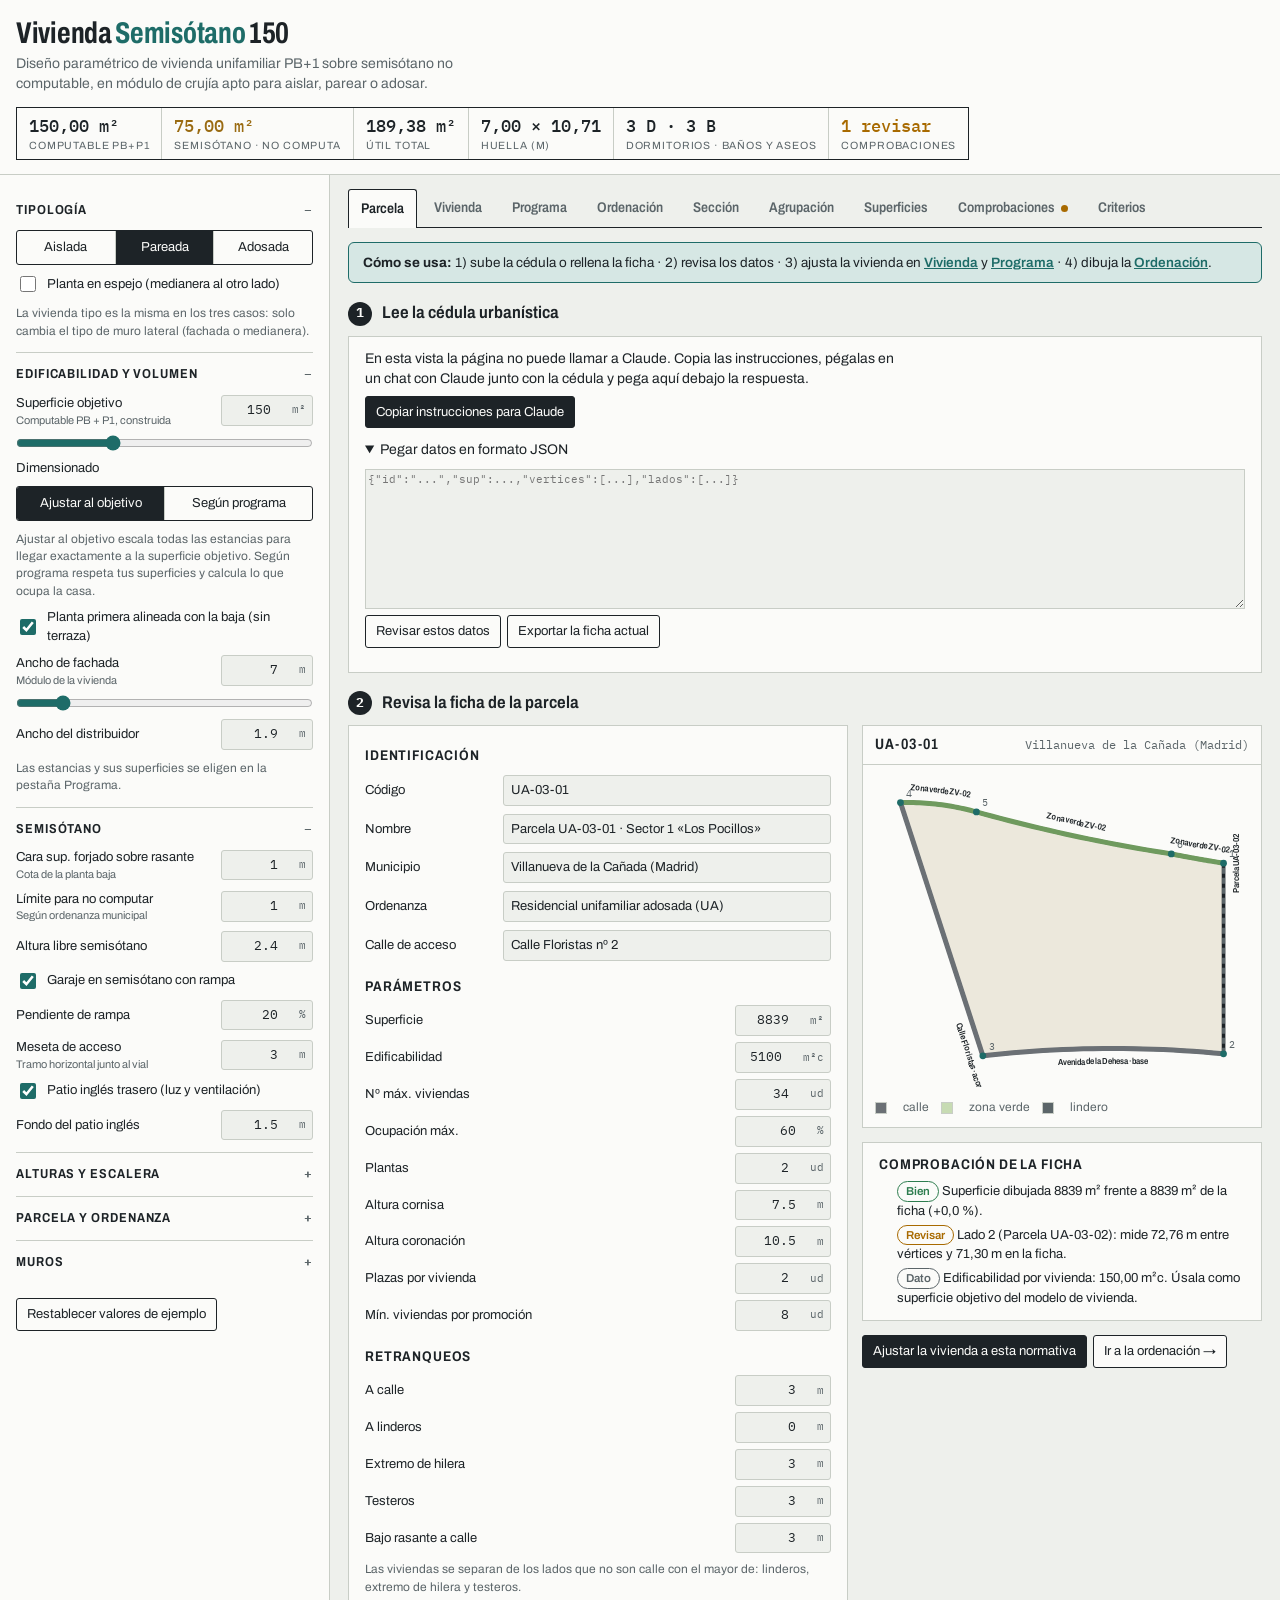
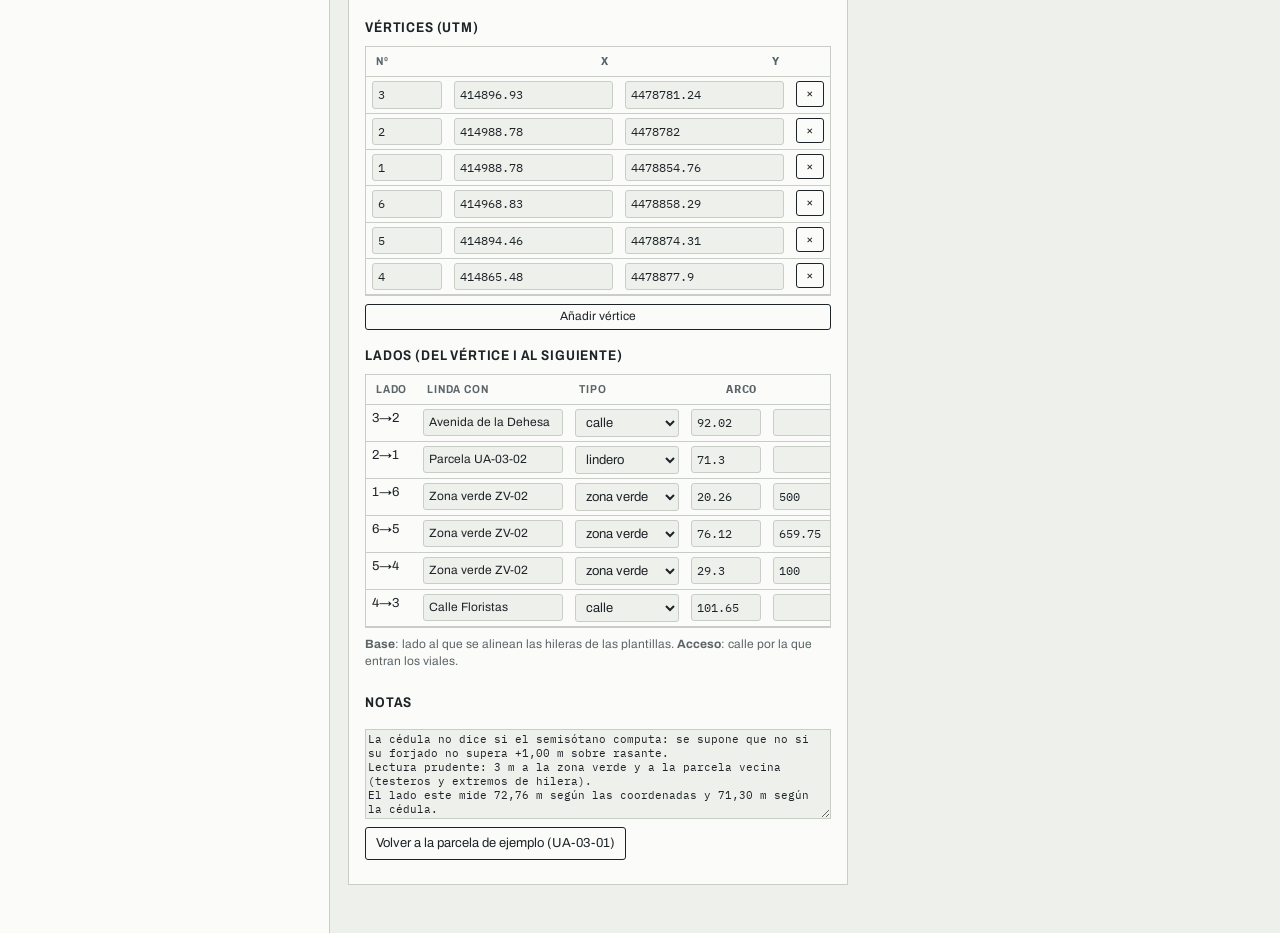
<file: casa-semisotano/index.html>
<!DOCTYPE html>
<html lang="es">
<head>
<title>Vivienda Semisótano 150</title>
<meta name="claude:viewport-fit-sides" content="cover">
<meta charset="utf-8">
<meta name="viewport" content="width=device-width, initial-scale=1, viewport-fit=cover">
<link rel="preconnect" href="https://fonts.googleapis.com">
<link rel="preconnect" href="https://fonts.gstatic.com" crossorigin>
<link rel="stylesheet" href="https://fonts.googleapis.com/css2?family=Archivo:wdth,wght@62..125,400..750&family=IBM+Plex+Mono:wght@400;500&display=swap">
<style>
/* Layout: hoja de proyecto — panel de parámetros a la izquierda, láminas (plantas, sección, agrupación) a la derecha, cajetín de cifras arriba. */
:root{
  --ws-panel:#ffffff; --ws-line:#e3e5e2; --ws-sunk:#f1f2ef; --ws-hover:#eef1ef;
  --m-site:#fbfbf8; --m-road:#ffffff; --m-roadc:#d3d6d9; --m-zv:#dcebd2; --m-neigh:#e7e7e3; --m-deck:#efe9dc; --m-garden:#d7e8cc; --m-garden-l:#b9d2aa; --m-yard:#ecebe6;
  --m-park:#9cc489; --m-lotl:#9fb98f;
  --m-bound:#e8692a; --m-tree:#7fa86b; --m-bline:#3b4a5f; --m-lz:#6f8a62; --use-a:#a9c1ea; --use-b:#f3c08f; --use-l:#b9a3e3;
  --mapbg:#eef0ec; --roof-cab:#f3ecdc;
  --site:#ece8dc; --asph:#6b7075; --lawn:#c7dbb3; --lawn-edge:#9fb98a; --pave:#e2ded4; --deck:#e4dccb; --tree:#6f9a5e; --tree-edge:#4f7a42; --roof:#fbfaf6; --roof-low:#d9d6cd;
  --paper:#eef0ec; --sheet:#fbfbf9; --ink:#1d2327; --muted:#5b6569; --rule:#c8cdc6;
  --accent:#1e6c68; --accent-soft:#d6e7e4; --below:#9a6b12; --below-soft:#f1e5cc;
  --wall:#262c30; --room:#fbfbf9; --terrain:#dcd5c3; --glass:#4f8fb8;
  --ok:#2e7d4f; --warn:#a86a00; --fail:#b3261e;
  --f-display:"Archivo","Arial Narrow",system-ui,sans-serif;
  --f-body:"Archivo",system-ui,-apple-system,"Segoe UI",sans-serif;
  --f-mono:"IBM Plex Mono",ui-monospace,"SFMono-Regular",Menlo,monospace;
}
@media (prefers-color-scheme: dark){ :root:not([data-theme="light"]){
  --ws-panel:#1b2023; --ws-line:#30373b; --ws-sunk:#252b2f; --ws-hover:#283034;
  --m-site:#22272a; --m-road:#3a4146; --m-roadc:#4b5358; --m-zv:#25332a; --m-neigh:#262a2c; --m-deck:#2d2a23; --m-garden:#2c3d2c; --m-garden-l:#3d5a3c; --m-yard:#2c2f31;
  --m-park:#3f6a37; --m-lotl:#4d6a45;
  --m-bound:#f08a4b; --m-tree:#5f8a52; --m-bline:#dfe6ef; --m-lz:#8fb07f; --use-a:#5b78a8; --use-b:#a8774b; --use-l:#7a65a8;
  --mapbg:#1a1e20; --roof-cab:#e8dcc0;
  --site:#2a2b26; --asph:#4b4f53; --lawn:#33452c; --lawn-edge:#4c6640; --pave:#3a3934; --deck:#3a352b; --tree:#4f7a42; --tree-edge:#6f9a5e; --roof:#d9dbd6; --roof-low:#8b8d88;
  --paper:#13171a; --sheet:#1a1f22; --ink:#e4e7e2; --muted:#98a2a5; --rule:#343c40;
  --accent:#62b5ad; --accent-soft:#1f3634; --below:#d9a64a; --below-soft:#33291a;
  --wall:#cfd5d1; --room:#1a1f22; --terrain:#3b3529; --glass:#7fb6dc;
  --ok:#62c08a; --warn:#e0a640; --fail:#f07a70; color-scheme:dark }}
:root[data-theme="dark"]{
  --ws-panel:#1b2023; --ws-line:#30373b; --ws-sunk:#252b2f; --ws-hover:#283034;
  --m-site:#22272a; --m-road:#3a4146; --m-roadc:#4b5358; --m-zv:#25332a; --m-neigh:#262a2c; --m-deck:#2d2a23; --m-garden:#2c3d2c; --m-garden-l:#3d5a3c; --m-yard:#2c2f31;
  --m-park:#3f6a37; --m-lotl:#4d6a45;
  --m-bound:#f08a4b; --m-tree:#5f8a52; --m-bline:#dfe6ef; --m-lz:#8fb07f; --use-a:#5b78a8; --use-b:#a8774b; --use-l:#7a65a8;
  --mapbg:#1a1e20; --roof-cab:#e8dcc0;
  --site:#2a2b26; --asph:#4b4f53; --lawn:#33452c; --lawn-edge:#4c6640; --pave:#3a3934; --deck:#3a352b; --tree:#4f7a42; --tree-edge:#6f9a5e; --roof:#d9dbd6; --roof-low:#8b8d88;
  --paper:#13171a; --sheet:#1a1f22; --ink:#e4e7e2; --muted:#98a2a5; --rule:#343c40;
  --accent:#62b5ad; --accent-soft:#1f3634; --below:#d9a64a; --below-soft:#33291a;
  --wall:#cfd5d1; --room:#1a1f22; --terrain:#3b3529; --glass:#7fb6dc;
  --ok:#62c08a; --warn:#e0a640; --fail:#f07a70; color-scheme:dark }

*{box-sizing:border-box}
[hidden]{display:none!important}
body{margin:0;background:var(--paper);color:var(--ink);font-family:var(--f-body);font-size:14px;line-height:1.45}
button,input,select{font:inherit;color:inherit}
:focus-visible{outline:2px solid var(--accent);outline-offset:2px}

.top{padding-left:max(16px,env(safe-area-inset-left,0px));padding-right:max(16px,env(safe-area-inset-right,0px));padding-block:18px 14px;border-bottom:1px solid var(--rule);background:var(--sheet)}
.top-in{display:flex;flex-wrap:wrap;gap:12px 28px;align-items:flex-end;justify-content:space-between;max-width:1600px;margin:0 auto}
.brand h1{font-family:var(--f-display);font-stretch:72%;font-weight:700;font-size:30px;line-height:1;margin:0;letter-spacing:-.01em;text-wrap:balance}
.brand h1 span{color:var(--accent)}
.brand p{margin:6px 0 0;color:var(--muted);max-width:62ch}
.kpis{display:flex;flex-wrap:wrap;gap:0;border:1px solid var(--ink)}
.kpi{padding:6px 12px;border-right:1px solid var(--rule);min-width:0}
.kpi:last-child{border-right:0}
.kpi b{display:block;font-family:var(--f-mono);font-weight:500;font-size:17px;font-variant-numeric:tabular-nums;white-space:nowrap}
.kpi small{display:block;font-size:10.5px;text-transform:uppercase;letter-spacing:.08em;color:var(--muted)}
.kpi.below b{color:var(--below)}
.kpi .st-ok{color:var(--ok)} .kpi .st-warn{color:var(--warn)} .kpi .st-fail{color:var(--fail)}

.wrap{display:grid;grid-template-columns:330px minmax(0,1fr);gap:0;max-width:1600px;margin:0 auto;padding-left:max(0px,env(safe-area-inset-left,0px));padding-right:max(0px,env(safe-area-inset-right,0px))}
aside{border-right:1px solid var(--rule);padding:14px 16px 40px;background:var(--sheet);min-width:0}
main{padding:14px 18px 48px;min-width:0}
@media (max-width:900px){
  .wrap{grid-template-columns:minmax(0,1fr);padding-left:max(16px,env(safe-area-inset-left,0px));padding-right:max(16px,env(safe-area-inset-right,0px))}
  aside{border-right:0;border-top:1px solid var(--rule);padding-inline:0;order:2}
  main{padding-inline:0}
}

details.grp{border-top:1px solid var(--rule);padding:8px 0}
details.grp:first-of-type{border-top:0}
details.grp>summary{cursor:pointer;list-style:none;font-family:var(--f-display);font-stretch:85%;font-weight:650;font-size:13px;text-transform:uppercase;letter-spacing:.07em;display:flex;justify-content:space-between;align-items:center;padding:4px 0}
details.grp>summary::-webkit-details-marker{display:none}
details.grp>summary::after{content:"+";font-family:var(--f-mono);color:var(--muted)}
details.grp[open]>summary::after{content:"–"}
.fields{display:grid;gap:8px;padding:6px 0 4px}
.f{display:grid;grid-template-columns:minmax(0,1fr) 92px;gap:8px;align-items:center}
.f label{font-size:13px;color:var(--ink)}
.f label small{display:block;color:var(--muted);font-size:11px;line-height:1.3}
.num{display:flex;align-items:center;border:1px solid var(--rule);background:var(--paper);border-radius:3px}
.num input{width:100%;min-width:0;border:0;background:transparent;padding:5px 6px;font-family:var(--f-mono);font-size:13px;text-align:right;font-variant-numeric:tabular-nums}
.num span{padding-right:6px;color:var(--muted);font-size:11px;font-family:var(--f-mono)}
.f input[type=range]{grid-column:1/-1;width:100%;accent-color:var(--accent);margin:0}
.seg{display:flex;border:1px solid var(--ink);border-radius:3px;overflow:hidden;grid-column:1/-1}
.seg button{flex:1;border:0;background:transparent;padding:7px 4px;cursor:pointer;font-size:13px;border-right:1px solid var(--rule)}
.seg button:last-child{border-right:0}
.seg button[aria-pressed=true]{background:var(--ink);color:var(--sheet)}
.chk{display:flex;gap:8px;align-items:center;font-size:13px;grid-column:1/-1;cursor:pointer}
.chk input{accent-color:var(--accent);width:16px;height:16px}
.note{font-size:12px;color:var(--muted);margin:2px 0 0}

.tabs{display:flex;flex-wrap:wrap;gap:4px;border-bottom:1px solid var(--ink);margin-bottom:14px}
.tabs button{border:1px solid transparent;border-bottom:0;background:transparent;padding:8px 12px;cursor:pointer;font-family:var(--f-display);font-stretch:85%;font-weight:600;font-size:14px;border-radius:3px 3px 0 0;color:var(--muted)}
.tabs button[aria-selected=true]{border-color:var(--ink);background:var(--sheet);color:var(--ink);margin-bottom:-1px}
.tabs button .dot{display:inline-block;width:7px;height:7px;border-radius:50%;margin-left:6px;vertical-align:middle}

.tools{display:flex;flex-wrap:wrap;gap:6px;margin:0 0 12px}
.btn{border:1px solid var(--ink);background:var(--sheet);padding:6px 10px;border-radius:3px;cursor:pointer;font-size:13px}
.btn:hover{background:var(--accent-soft)}
.btn.pri{background:var(--ink);color:var(--sheet)}
.toast{font-size:12px;color:var(--ok);align-self:center}

.sheets{display:grid;grid-template-columns:repeat(auto-fit,minmax(min(100%,300px),1fr));gap:14px}
.sheet{background:var(--sheet);border:1px solid var(--rule);min-width:0}
.sheet header{display:flex;justify-content:space-between;align-items:baseline;gap:8px;padding:8px 12px;border-bottom:1px solid var(--rule)}
.sheet h3{margin:0;font-family:var(--f-display);font-stretch:80%;font-weight:650;font-size:15px;text-transform:uppercase;letter-spacing:.06em}
.sheet header span{font-family:var(--f-mono);font-size:12px;color:var(--muted);font-variant-numeric:tabular-nums;text-align:right}
.sheet.ss h3{color:var(--below)}
.svgbox{overflow-x:auto;padding:6px}
.svgbox svg{display:block;width:100%;height:auto;min-width:260px}
.svgbox.wide svg{min-width:640px}

svg .wall{fill:var(--wall)} svg .room{fill:var(--room)} svg .open{fill:var(--room)}
svg .med{fill:url(#hatch)}
svg .terr{fill:var(--accent-soft);stroke:var(--accent);stroke-width:1;stroke-dasharray:4 3}
svg .patio{fill:var(--below-soft);stroke:var(--below);stroke-width:1;stroke-dasharray:4 3}
svg .ramp{fill:var(--below-soft);stroke:var(--below);stroke-width:1}
svg .parcel{fill:none;stroke:var(--muted);stroke-width:1;stroke-dasharray:6 4}
svg .street{fill:var(--rule);opacity:.55}
svg .garden{fill:var(--accent-soft);opacity:.5}
svg .car{fill:none;stroke:var(--muted);stroke-width:1;stroke-dasharray:3 2}
svg .glass{stroke:var(--glass);stroke-width:1.2;fill:none}
svg .door{stroke:var(--ink);stroke-width:1;fill:none}
svg .swing{stroke:var(--muted);stroke-width:.8;fill:none;stroke-dasharray:2 2}
svg .stair{stroke:var(--ink);stroke-width:.8;fill:none}
svg .arrow{stroke:var(--accent);stroke-width:1.3;fill:none}
svg .dim{stroke:var(--muted);stroke-width:.8;fill:none}
svg .rampa{stroke:var(--below);stroke-width:1.3;fill:none}
svg text{font-family:var(--f-body);fill:var(--ink)}
svg .lbl{font-family:var(--f-display);font-stretch:85%;font-weight:600}
svg .area{font-family:var(--f-mono);fill:var(--muted)}
svg .dimt{font-family:var(--f-mono);fill:var(--muted)}
svg .acc{fill:var(--accent)} svg .bel{fill:var(--below)}
svg .lim{stroke:var(--below);stroke-width:1.4;stroke-dasharray:7 4;fill:none}
svg .limmax{stroke:var(--fail);stroke-width:1;stroke-dasharray:7 4;fill:none}
svg .ground{stroke:var(--ink);stroke-width:1.6;fill:none}
svg .soil{fill:var(--terrain)}
svg .air{fill:var(--sheet)}
svg .slab{fill:var(--wall)}
svg .lvl{stroke:var(--muted);stroke-width:.7;stroke-dasharray:2 3;fill:none}
svg .hatchline{stroke:var(--accent);stroke-width:1}

table{border-collapse:collapse;width:100%;font-size:13px}
.tbl{overflow-x:auto;background:var(--sheet);border:1px solid var(--rule)}
th,td{padding:6px 10px;border-bottom:1px solid var(--rule);text-align:left;vertical-align:top}
th{font-family:var(--f-display);font-stretch:85%;font-weight:650;font-size:11.5px;text-transform:uppercase;letter-spacing:.07em;color:var(--muted)}
td.n,th.n{text-align:right;font-family:var(--f-mono);font-variant-numeric:tabular-nums;white-space:nowrap}
tr.floor td{background:var(--paper);font-family:var(--f-display);font-stretch:85%;font-weight:650;text-transform:uppercase;letter-spacing:.05em;font-size:12px}
tr.floor.ss td{color:var(--below)}
tr.tot td{font-weight:600;border-top:1px solid var(--ink)}
.pill{display:inline-block;padding:1px 8px;border-radius:999px;font-size:11.5px;font-weight:600;border:1px solid currentColor;white-space:nowrap}
.pill.ok{color:var(--ok)} .pill.warn{color:var(--warn)} .pill.fail{color:var(--fail)} .pill.info{color:var(--muted)}
.cols{display:grid;grid-template-columns:repeat(auto-fit,minmax(min(100%,340px),1fr));gap:14px;margin-top:14px}
.prose{background:var(--sheet);border:1px solid var(--rule);padding:12px 16px;min-width:0}
.prose h4{margin:0 0 6px;font-family:var(--f-display);font-stretch:85%;font-weight:650;font-size:14px;text-transform:uppercase;letter-spacing:.06em}
.prose ul{margin:0;padding-left:18px;display:grid;gap:4px}
.prose p{margin:0 0 6px;max-width:68ch}
.err{background:var(--sheet);border:1px solid var(--fail);color:var(--fail);padding:10px 14px;margin-bottom:12px}
.progwrap{display:grid;grid-template-columns:minmax(0,1.15fr) minmax(0,1fr);gap:14px;align-items:start}
.progplans{display:grid;gap:14px;min-width:0}
@media (max-width:1100px){.progwrap{grid-template-columns:minmax(0,1fr)}}
.sel{width:100%;min-width:150px;border:1px solid var(--rule);background:var(--paper);border-radius:3px;padding:5px 6px;font-size:13px}
.num input:disabled{opacity:.45}
.ordwrap{display:grid;grid-template-columns:minmax(0,1.6fr) minmax(0,1fr);gap:14px;align-items:start}
.ordside{display:grid;gap:14px;min-width:0}
@media (max-width:1200px){.ordwrap{grid-template-columns:minmax(0,1fr)}}
svg .ground{fill:var(--site);stroke:var(--ink);stroke-width:1.4}
svg .asph{fill:var(--asph)} svg .axis{stroke:#fff;stroke-opacity:.7;stroke-width:1.2;stroke-dasharray:8 7}
svg .lawn{fill:var(--lawn);stroke:var(--lawn-edge);stroke-width:.8} svg .pave{fill:var(--pave);stroke:var(--lawn-edge);stroke-width:.5}
svg .deck{fill:var(--deck)} svg .tree{fill:var(--tree);fill-opacity:.8;stroke:var(--tree-edge);stroke-width:.8}
svg .roof{fill:var(--roof);stroke:var(--ink);stroke-width:.06} svg .roofpb{fill:var(--roof-low);stroke:var(--ink);stroke-width:.06}
svg .parapet{fill:none;stroke:var(--muted);stroke-width:.7} svg .party{stroke:var(--ink);stroke-width:1}
svg .skylight{fill:var(--glass);fill-opacity:.35}
svg .carp{fill:none;stroke:var(--muted);stroke-width:.08}
svg .rampp{fill:var(--below-soft);stroke:var(--below);stroke-width:.8}
svg .hid{font-family:var(--f-mono);fill:var(--ink);font-weight:500} svg .inv{fill:#fff}
svg .entry{fill:var(--accent)} svg .tag{fill:var(--sheet);fill-opacity:.88;stroke:var(--rule)} svg .ground-line{stroke:var(--ink);stroke-width:2}
svg .retr{fill:none;stroke:var(--below);stroke-opacity:.18}
svg .zv{fill:var(--accent-soft)} svg .neigh{fill:var(--rule);opacity:.35}
svg .garage{fill:var(--below-soft);stroke:var(--below);stroke-width:1.2;stroke-dasharray:6 4;fill-opacity:.55}
svg .pgarden{fill:var(--accent-soft);stroke:var(--accent);stroke-width:.6}
svg .pfront{fill:var(--paper);stroke:var(--muted);stroke-width:.5}
svg .ramp.bad{fill:var(--fail);fill-opacity:.35}
svg .muted{fill:var(--muted)}
.mapwrap{position:relative;border:1px solid var(--rule);background:var(--mapbg);border-radius:6px;overflow:hidden;height:min(78vh,820px);min-height:520px}
.mapbox,.box3d{position:absolute;inset:0} .mapbox svg{width:100%;height:100%;display:block;cursor:grab;touch-action:none;user-select:none}
.mapbox svg:active{cursor:grabbing}
.box3d canvas{width:100%!important;height:100%!important}
.fl{position:absolute;background:var(--sheet);border:1px solid var(--rule);border-radius:8px;box-shadow:0 6px 22px rgba(20,28,32,.12)}
.fl-tools{top:12px;left:12px;display:flex;flex-wrap:wrap;gap:2px;padding:4px;max-width:calc(100% - 360px)}
.tb{border:0;background:transparent;padding:7px 10px;border-radius:6px;font-size:13px;cursor:pointer;color:var(--ink)}
.tb:hover{background:var(--accent-soft)} .tb[aria-pressed=true]{background:var(--ink);color:var(--sheet)} .tb:disabled{opacity:.35;cursor:default}
.tsep{width:1px;background:var(--rule);margin:4px 3px}
.fl-hint{left:12px;bottom:12px;padding:6px 10px;font-size:12px;color:var(--muted);max-width:min(460px,calc(100% - 360px))}
.fl-layers{left:12px;top:64px;padding:8px 10px;display:grid;gap:4px;font-size:12.5px} .fl-layers b{font-size:11px;text-transform:uppercase;letter-spacing:.08em;color:var(--muted)}
.fl-panel{top:12px;right:12px;bottom:12px;width:316px;overflow:auto;padding:12px;display:grid;gap:12px;align-content:start}
.fl-panel section{display:grid;gap:7px} .fl-panel h4{margin:0;font-size:11px;text-transform:uppercase;letter-spacing:.08em;color:var(--muted)}
.mk{display:grid;grid-template-columns:repeat(3,1fr);gap:6px} .mk div{background:var(--paper);border-radius:6px;padding:6px 8px;min-width:0}
.mk b{display:block;font-family:var(--f-mono);font-size:15px;font-weight:500} .mk small{font-size:10.5px;color:var(--muted)}
.presets{display:grid;grid-template-columns:1fr 1fr;gap:6px}
.pre{display:grid;gap:2px;text-align:left;border:1px solid var(--rule);background:var(--sheet);border-radius:6px;padding:4px;cursor:pointer;min-width:0}
.pre:hover{border-color:var(--ink)} .pre[aria-pressed=true]{border:2px solid var(--accent);padding:3px}
.pre .pth svg{display:block;width:100%;height:auto;border-radius:4px} .pre b{font-size:12.5px} .pre small{font-size:11px;font-family:var(--f-mono)}
.pf{display:flex;align-items:center;justify-content:space-between;gap:8px;font-size:13px} .pf .num{width:96px;flex:0 0 auto} .pf .seg{flex:0 0 auto}
@media (max-width:900px){ .mapwrap{height:auto;min-height:0;display:flex;flex-direction:column;border-radius:4px}
  .mapbox,.box3d{position:relative;height:62vh;inset:auto} .fl{position:static;box-shadow:none;border-radius:0;border-width:1px 0 0}
  .fl-tools{max-width:none;order:-1} .fl-hint{max-width:none} .fl-panel{width:auto}}
svg .mapbg{fill:var(--mapbg)} svg .curb{fill:none;stroke:var(--sheet);stroke-width:1.5;stroke-opacity:.6}
svg .roof.cab{fill:var(--roof-cab)}
svg .node{fill:var(--sheet);stroke:var(--accent);stroke-width:2;vector-effect:non-scaling-stroke;cursor:move} svg .node.sel{fill:var(--accent)}
svg .snap{fill:none;stroke:var(--warn);stroke-width:2;vector-effect:non-scaling-stroke}
svg .roadsel{fill:none;stroke:var(--accent);stroke-width:3;stroke-dasharray:6 4} svg .roadbad{fill:none;stroke:var(--fail);stroke-width:3;stroke-dasharray:3 3}
svg .sideon{fill:none;stroke:var(--ok);stroke-width:3} svg .sideoff{fill:none;stroke:var(--fail);stroke-width:2;stroke-dasharray:4 4}
svg .sidedot{fill:var(--fail)} svg .sidedot.on{fill:var(--ok)} svg .sidetxt{fill:#fff;font-weight:700;font-family:var(--f-body)}
svg .roadl{fill:none;stroke:var(--asph)} svg .roadl.ghost{stroke-opacity:.35} svg .axisl{fill:none;stroke:#fff;stroke-opacity:.7;stroke-width:1.2;stroke-dasharray:8 7}
svg .ctrl{fill:none;stroke:var(--accent);stroke-width:1;stroke-dasharray:3 4;stroke-opacity:.7}
.fl-draw{left:50%;transform:translateX(-50%);bottom:52px;display:flex;gap:6px;padding:6px}
svg .drawline{fill:none;stroke:var(--accent);stroke-width:3;stroke-dasharray:8 5}
.guide{background:var(--accent-soft);border:1px solid var(--accent);border-radius:6px;padding:10px 14px;margin-bottom:6px;font-size:13.5px}
.guide a{color:var(--accent);font-weight:600}
.fichawrap{display:grid;grid-template-columns:minmax(0,1.25fr) minmax(0,1fr);gap:14px;align-items:start}
@media (max-width:1100px){.fichawrap{grid-template-columns:minmax(0,1fr)}}
.fichaform{display:grid;gap:8px} .fichaform h4{margin:8px 0 0}
.fichaside{display:grid;gap:14px;min-width:0;position:sticky;top:8px}
.g2{display:grid;grid-template-columns:repeat(auto-fit,minmax(min(100%,230px),1fr));gap:6px 16px}
.pt{display:grid;grid-template-columns:130px minmax(0,1fr);gap:8px;align-items:center;font-size:13px}
.pt input{border:1px solid var(--rule);background:var(--paper);border-radius:3px;padding:5px 7px;min-width:0}
table.edit input{width:100%;min-width:70px;border:1px solid var(--rule);background:var(--paper);border-radius:3px;padding:4px 5px;font-family:var(--f-mono);font-size:12px}
table.edit td{padding:4px 6px}
.btn.sm{padding:3px 9px;font-size:12px}
.review{border:1px solid var(--accent);border-radius:6px;padding:10px 12px;margin:10px 0;background:var(--sheet)}
.review table td{padding:3px 8px;border-bottom:1px dotted var(--rule)} .review table td:first-child{color:var(--muted);white-space:nowrap}
.chklist{list-style:none;padding:0;margin:0;display:grid;gap:6px;font-size:13px}
svg .ed-calle{fill:none;stroke:var(--asph);stroke-width:5} svg .ed-zv{fill:none;stroke:var(--tree);stroke-width:5} svg .ed-lin{fill:none;stroke:var(--muted);stroke-width:3;stroke-dasharray:6 4}
.sw.lin{background:var(--muted)}
label[aria-disabled=true]{opacity:.5;pointer-events:none}
/* ---------- espacio de trabajo de ordenación */
.wrap.ws-mode{grid-template-columns:minmax(0,1fr)} .wrap.ws-mode>aside#panel{display:none} .wrap.ws-mode main{padding-top:10px}
.ws{display:grid;grid-template-columns:250px minmax(0,1fr) 300px;grid-template-rows:auto minmax(0,1fr) auto;height:max(600px,calc(100vh - 200px));border:1px solid var(--ws-line);border-radius:8px;overflow:hidden;background:var(--ws-panel);box-shadow:0 1px 2px rgba(20,28,32,.06)}
.ws-top{grid-column:1/-1;display:flex;flex-wrap:wrap;align-items:center;gap:6px 14px;padding:6px 10px;border-bottom:1px solid var(--ws-line);background:var(--ws-panel)}
.ws-title{display:grid;line-height:1.15;margin-right:6px} .ws-title b{font-family:var(--f-display);font-stretch:85%;font-size:15px} .ws-title span{font-size:11.5px;color:var(--muted)}
.tgroup{display:flex;flex-wrap:wrap;gap:2px;padding:2px;border-radius:7px;background:var(--ws-sunk);max-width:100%}
@media (max-width:760px){ .tb span{display:none} .tb{padding:7px} }
.tb{display:inline-flex;align-items:center;gap:6px;border:0;background:transparent;padding:6px 9px;border-radius:6px;font-size:12.5px;cursor:pointer;color:var(--ink)}
.tb .ic,.ctl .ic,.ws h4 .ic{width:17px;height:17px;fill:none;stroke:currentColor;stroke-width:1.7;stroke-linecap:round;stroke-linejoin:round;flex:0 0 auto}
.tb:hover{background:var(--ws-hover)} .tb[aria-pressed=true]{background:var(--ws-panel);color:var(--accent);box-shadow:0 1px 3px rgba(0,0,0,.12)} .tb:disabled{opacity:.35;cursor:default}
.ws-left,.ws-right{overflow:auto;padding:10px 12px;display:grid;gap:14px;align-content:start;background:var(--ws-panel);min-width:0}
.ws-left{border-right:1px solid var(--ws-line)} .ws-right{border-left:1px solid var(--ws-line)}
.ws h4{display:flex;align-items:center;gap:6px;margin:0 0 6px;font-size:11px;text-transform:uppercase;letter-spacing:.08em;color:var(--muted)}
.ws h4 .lnk{margin-left:auto;border:0;background:none;color:var(--accent);font-size:11.5px;cursor:pointer;text-transform:none;letter-spacing:0}
.ws section{display:grid;gap:6px}
.elist{list-style:none;margin:0;padding:0;display:grid;gap:2px}
.elist button{width:100%;display:grid;grid-template-columns:auto auto minmax(0,1fr) auto;gap:8px;align-items:center;border:0;background:transparent;padding:6px 7px;border-radius:6px;font-size:12.5px;text-align:left;cursor:pointer;color:var(--ink)}
.elist button:hover{background:var(--ws-hover)} .elist button[aria-pressed=true]{background:var(--accent-soft)}
.elist span{color:var(--muted);white-space:nowrap;overflow:hidden;text-overflow:ellipsis} .elist em{font-style:normal;font-family:var(--f-mono);font-size:11px;color:var(--muted)}
.elist .empty{font-size:12px;color:var(--muted);padding:4px 7px}
.dot{width:9px;height:9px;border-radius:50%;background:var(--ok);display:inline-block} .dot.bad{background:var(--fail)} .dot.use-a{background:var(--use-a)}
.uses{list-style:none;margin:0;padding:0;display:grid;gap:5px;font-size:12.5px}
.uses li{display:grid;grid-template-columns:auto minmax(0,1fr) auto 34px;gap:8px;align-items:center}
.uses b{font-family:var(--f-mono);font-weight:500;font-size:12px} .uses small{color:var(--muted);font-size:11px;text-align:right} .uses span small{text-align:left}
.sw2{width:14px;height:14px;border-radius:3px;border:1px solid rgba(0,0,0,.15);display:inline-block}
.sw2.use-a{background:var(--use-a)} .sw2.use-b{background:var(--use-b)} .sw2.use-g{background:var(--m-garden)} .sw2.use-y{background:var(--m-yard)} .sw2.use-r{background:var(--m-road);border-color:var(--m-roadc)} .sw2.use-c{background:var(--m-site)}
.ws-canvas{position:relative;min-width:0;min-height:0;background:var(--mapbg)}
.ws-canvas .mapbox,.ws-canvas .box3d{position:absolute;inset:0}
.ctl{position:absolute;background:var(--ws-panel);border:1px solid var(--ws-line);border-radius:8px;box-shadow:0 4px 14px rgba(20,28,32,.12)}
.ctl-zoom{right:12px;top:12px;display:grid} .ctl-zoom button{border:0;background:transparent;width:34px;height:32px;display:grid;place-items:center;cursor:pointer;color:var(--ink)} .ctl-zoom button+button{border-top:1px solid var(--ws-line)} .ctl-zoom button:hover{background:var(--ws-hover)}
.ctl-hint{left:12px;bottom:12px;padding:6px 10px;font-size:12px;color:var(--muted);max-width:min(520px,calc(100% - 24px))}
.ctl-draw{left:50%;transform:translateX(-50%);top:12px;display:flex;flex-wrap:wrap;gap:6px;padding:6px;align-items:center;max-width:calc(100% - 80px)}
.ws-bottom{grid-column:1/-1;display:flex;flex-wrap:wrap;gap:0;border-top:1px solid var(--ws-line);background:var(--ws-panel)}
.kb{display:grid;gap:2px;padding:8px 14px;border:0;border-right:1px solid var(--ws-line);background:transparent;text-align:left;min-width:120px;color:var(--ink);font:inherit}
.kb small{font-size:10.5px;text-transform:uppercase;letter-spacing:.07em;color:var(--muted)} .kb b{font-family:var(--f-mono);font-weight:500;font-size:16px;white-space:nowrap} .kb b span{font-size:11.5px;color:var(--muted);margin-left:3px}
.kb .bar{display:block;height:4px;border-radius:2px;background:var(--ws-sunk);overflow:hidden} .kb .bar i{display:block;height:100%;background:var(--accent);border-radius:2px}
.kstate{margin-left:auto;cursor:pointer;border-right:0;border-left:1px solid var(--ws-line)} .kstate.ok b{color:var(--ok)} .kstate.warn b{color:var(--warn)} .kstate.fail b{color:var(--fail)} .kstate:hover{background:var(--ws-hover)}
.props{border:1px solid var(--accent);border-radius:8px;padding:10px;background:var(--accent-soft)}
#gensec.dim{opacity:.75}
.pf.col{display:grid;justify-content:stretch;gap:4px}
.ws .presets{grid-template-columns:1fr 1fr}
@media (max-width:1100px){ .ws{grid-template-columns:minmax(0,1fr);grid-template-rows:auto 62vh auto auto auto;height:auto}
  .ws-canvas{grid-row:2;min-height:62vh} .ws-right{grid-row:3;border:0;border-top:1px solid var(--ws-line)} .ws-left{grid-row:4;border:0;border-top:1px solid var(--ws-line)} .ws-bottom{grid-row:5} .kstate{margin-left:0} }
.dot.park{background:var(--m-park)} .sw2.use-p{background:var(--m-park)}
svg .m-lot{fill:var(--m-garden);stroke:var(--m-lotl);stroke-width:.2;stroke-dasharray:.8 .6}
svg .m-park{fill:var(--m-park);fill-opacity:.55;stroke:var(--m-tree);stroke-width:.4} svg .m-park.sel{stroke:var(--accent);stroke-width:.8} svg .m-park.ghost{fill-opacity:.3;stroke-dasharray:1 1}
svg .znode{fill:var(--ws-panel);stroke:var(--accent);stroke-width:2;vector-effect:non-scaling-stroke;cursor:nwse-resize}
svg .m-dim{font-family:var(--f-mono);fill:var(--accent);font-weight:500}
/* estilo realista (cubiertas, coches, césped, piscina) */
.mapbox svg.st-realista .m-site,.pth svg.st-realista .m-site{fill:#9cc47c} svg.st-realista .m-lot{fill:#86b862;stroke:#f4f4ef;stroke-width:.35;stroke-dasharray:none}
svg.st-realista .m-garden{fill:none;stroke:none} svg.st-realista .m-yard{fill:#cfcac0;stroke:#bdb7aa;stroke-width:.15}
svg.st-realista .m-b.use-a,svg.st-realista .m-b.use-b,svg.st-realista .m-b.use-l,svg.st-realista .m-bpb{fill:#5a5f68;stroke:#2c2f35}
svg.st-realista .m-slope1{fill:#555a63} svg.st-realista .m-slope2{fill:#43474f} svg.st-realista .m-ridge{stroke:#2a2d33;stroke-width:1.2} svg.st-realista .m-chim{fill:#e9e6df;stroke:#8d8a83;stroke-width:.08}
svg .m-slope1{fill:#ffffff;fill-opacity:.12} svg .m-slope2{fill:#000;fill-opacity:.08} svg .m-ridge{stroke:var(--m-bline);stroke-width:1} svg .m-chim{fill:#fff;stroke:var(--m-bline);stroke-width:.08}
svg.st-realista .m-road,svg.st-realista .m-roadf{stroke:#4d5157;fill:#4d5157} svg.st-realista .m-roadf{stroke:none} svg.st-realista .m-roadc,svg.st-realista .m-roadcf{stroke:#d9d6cf;fill:#d9d6cf} svg.st-realista .m-roadcf{stroke:none}
svg.st-realista .m-axis{stroke:#fff;stroke-opacity:.85} svg.st-realista .m-tree{fill:#3f7f35;fill-opacity:.9;stroke:#2d5f26}
svg.st-realista .m-bound{stroke:#fbfbf7;stroke-dasharray:none;stroke-width:3} svg.st-realista .m-retr{stroke-opacity:0}
svg.st-realista .m-sky{display:none} svg.st-realista .m-parapet{stroke:#8d929a;stroke-opacity:.9} svg.st-realista .m-hid{fill:#fff}
svg .carp.c0,svg .carp.c1,svg .carp.c2,svg .carp.c3,svg .carp.c4{fill:none}
svg.st-realista .carp{stroke:#222;stroke-width:.06} svg.st-realista .carp.c0{fill:#e8e8e8} svg.st-realista .carp.c1{fill:#2f5aa8} svg.st-realista .carp.c2{fill:#1d1f24} svg.st-realista .carp.c3{fill:#c9cdd2} svg.st-realista .carp.c4{fill:#b8322e}
svg .m-plaza{fill:#e3dccd;stroke:#c8bfac;stroke-width:.2} svg .m-pool{fill:#4fb4d8;stroke:#e9f6fb;stroke-width:.5} svg .m-play{fill:#d9884a;stroke:#b86a32;stroke-width:.2}
/* estilo parcelario (lotes en verde, como TestFit) */
svg.st-parcelario .m-site{fill:#e4e9dc} svg.st-parcelario .m-lot{fill:#566f4b;stroke:#26331f;stroke-width:.25;stroke-dasharray:.9 .6}
svg.st-parcelario .m-garden{fill:none;stroke:none} svg.st-parcelario .m-yard{fill:#cdc4a5;stroke:none}
svg.st-parcelario .m-b.use-a,svg.st-parcelario .m-bpb.use-a{fill:#86e08c;stroke:#21321c} svg.st-parcelario .m-b.use-b,svg.st-parcelario .m-bpb.use-b{fill:#c4ec8d;stroke:#21321c}
svg.st-parcelario .m-road,svg.st-parcelario .m-roadf{stroke:#5b6064;fill:#5b6064} svg.st-parcelario .m-roadf{stroke:none} svg.st-parcelario .m-roadc,svg.st-parcelario .m-roadcf{stroke:#3d4144;fill:#3d4144} svg.st-parcelario .m-roadcf{stroke:none}
svg.st-parcelario .m-axis{stroke:#fff;stroke-opacity:.8} svg.st-parcelario .m-tree{fill:#1f6b1f;fill-opacity:.85;stroke:#174d17} svg.st-parcelario .m-park{fill:#2f6d2b;fill-opacity:.9}
svg.st-parcelario .m-hid{fill:#16230f}
.prods{display:grid;gap:6px} .prod{display:grid;grid-template-columns:auto minmax(0,1fr) auto auto auto;gap:6px;align-items:center;font-size:12.5px}
.prod label{display:grid;font-size:10.5px;color:var(--muted)} .prod input{width:54px;border:1px solid var(--rule);background:var(--paper);border-radius:3px;padding:3px 5px;font-family:var(--f-mono);font-size:12px}
.optdiag{font-size:12px;line-height:1.45;color:var(--ink)} .optdiag b{font-weight:600}
.lotetipo .lt-h{fill:var(--accent);stroke:var(--ws-panel);stroke-width:1.5;touch-action:none} .lotetipo .lt-h:hover{fill:var(--warn)}
.lotetipo .lt-min{stroke:var(--accent);stroke-dasharray:4 3;stroke-width:1}
.autogen{border:1px solid var(--ws-line);border-radius:8px;padding:10px;background:var(--ws-sunk)} .autogen .btn .ic{width:16px;height:16px;fill:none;stroke:currentColor;stroke-width:1.8;vertical-align:-3px}
.lotetipo svg{display:block;width:100%;max-width:260px;height:auto;margin:0 auto}
.lotetipo .lt-lot{fill:var(--m-garden);stroke:var(--m-lotl);stroke-dasharray:3 2} .lotetipo .lt-yard{fill:var(--m-yard);stroke:var(--m-lotl)} .lotetipo .lt-house{fill:var(--use-a);stroke:var(--m-bline)}
.lotetipo text{font-size:8.5px;font-family:var(--f-body);dominant-baseline:middle;fill:var(--ink)} .lotetipo .lt-t.b{font-weight:700;font-size:9px}
.lotetipo .lt-d{stroke:var(--muted)} .lotetipo .lt-dt{font-family:var(--f-mono);fill:var(--muted);font-size:7.5px}
.ctl-card{left:12px;top:12px;padding:10px 14px;min-width:250px;display:grid;gap:6px}
.ctl-card small{font-size:10.5px;text-transform:uppercase;letter-spacing:.08em;color:var(--muted)}
.ctl-card .cc{display:grid;grid-template-columns:1fr 1fr;gap:12px} .ctl-card .cc div{display:grid;font-size:11.5px;color:var(--muted)}
.ctl-card .cc b{font-family:var(--f-display);font-stretch:85%;font-size:28px;line-height:1.05;color:var(--ink)} .ctl-card .cc div:first-child b{color:var(--accent)} .ctl-card .cc div:last-child b{color:var(--below)}
.ctl-card i{display:inline-block;width:8px;height:8px;border-radius:2px;margin-right:5px} .ctl-card .d1{background:var(--accent)} .ctl-card .d2{background:var(--below)}
.ctl-card .cc2{border-top:1px solid var(--ws-line);padding-top:6px;font-size:12px;color:var(--muted)} .ctl-card .cc2 b{font-family:var(--f-mono);color:var(--ink);font-weight:500}
/* mapa base claro */
.mapbox svg .m-site,.pth svg .m-site{fill:var(--m-site)} svg .m-street{fill:var(--m-road);stroke:var(--m-roadc);stroke-width:.5} svg .m-curb{fill:none;stroke:var(--m-roadc);stroke-width:1}
svg .m-zv{fill:var(--m-zv)} svg .m-neigh{fill:var(--m-neigh)} svg .m-deck{fill:var(--m-deck)}
svg .m-garden{fill:var(--m-garden);stroke:var(--m-garden-l);stroke-width:.25} svg .m-yard{fill:var(--m-yard);stroke:var(--m-garden-l);stroke-width:.2}
svg .m-roadc{fill:none;stroke:var(--m-roadc)} svg .m-road{fill:none;stroke:var(--m-road)} svg .m-roadcf{fill:var(--m-roadc)} svg .m-roadf{fill:var(--m-road)}
svg .m-axis{fill:none;stroke:var(--m-roadc);stroke-width:1;stroke-dasharray:6 6}
svg .m-retr{fill:none;stroke:var(--m-bound);stroke-opacity:.12}
svg .m-bound{fill:none;stroke:var(--m-bound);stroke-width:2.2;stroke-dasharray:10 5}
svg .m-tree{fill:var(--m-tree);fill-opacity:.55;stroke:var(--m-tree);stroke-width:.25}
svg .m-b{stroke:var(--m-bline);stroke-width:.12} svg .m-bpb{stroke:var(--m-bline);stroke-width:.1;opacity:.55}
svg .m-b.use-a,svg .m-bpb.use-a{fill:var(--use-a)} svg .m-b.use-b,svg .m-bpb.use-b{fill:var(--use-b)} svg .m-b.use-l,svg .m-bpb.use-l{fill:var(--use-l)} .sw2.use-l{background:var(--use-l)}
svg .m-b.sel{stroke:var(--accent);stroke-width:.5}
svg .m-parapet{fill:none;stroke:var(--m-bline);stroke-opacity:.35;stroke-width:.6} svg .m-sky{fill:#fff;fill-opacity:.55}
svg .m-hid{font-family:var(--f-mono);font-weight:500;fill:var(--m-bline)}
svg .m-lstreet{font-family:var(--f-body);font-weight:600;fill:var(--muted);letter-spacing:.08em} svg .m-lzone{font-family:var(--f-body);font-weight:600;fill:var(--m-lz);letter-spacing:.06em}
svg .m-lroad{font-family:var(--f-mono);font-weight:500;fill:var(--muted)} svg .m-ramp{fill:var(--below-soft);stroke:var(--below);stroke-width:.3}
svg .mid circle{fill:var(--ws-panel);stroke:var(--accent);stroke-width:1.5;vector-effect:non-scaling-stroke;cursor:copy} svg .mid text{fill:var(--accent);font-weight:700;pointer-events:none}
svg .node.on{fill:var(--warn)}
h2.step{display:flex;align-items:center;gap:10px;font-family:var(--f-display);font-stretch:85%;font-weight:650;font-size:17px;margin:18px 0 10px}
h2.step span{display:inline-grid;place-items:center;width:24px;height:24px;border-radius:50%;background:var(--ink);color:var(--sheet);font-size:13px;font-family:var(--f-mono)}
.cards{display:grid;grid-template-columns:repeat(auto-fit,minmax(min(100%,230px),1fr));gap:12px}
.card{display:grid;grid-template-rows:auto 1fr;text-align:left;border:1px solid var(--rule);background:var(--sheet);padding:0;cursor:pointer;border-radius:4px;overflow:hidden;min-width:0}
.card:hover{border-color:var(--ink)}
.card[aria-pressed=true]{border:2px solid var(--accent);box-shadow:0 0 0 3px var(--accent-soft)}
.card .thumb{background:var(--paper);border-bottom:1px solid var(--rule)} .card .thumb svg{display:block;width:100%;height:auto}
.card-b{padding:10px 12px;display:grid;gap:6px;align-content:start}
.card-b b{font-family:var(--f-display);font-stretch:85%;font-size:15px} .card-b small{color:var(--muted);font-size:12px;line-height:1.35}
.card dl{display:grid;grid-template-columns:1fr 1fr;gap:4px 10px;margin:4px 0}
.card dl div{display:flex;justify-content:space-between;gap:6px;border-bottom:1px dotted var(--rule)} .card dt{font-size:11.5px;color:var(--muted)} .card dd{margin:0;font-family:var(--f-mono);font-size:12.5px}
.card .pill{justify-self:start}
.seg.mini{grid-column:auto;flex:0 0 auto} .seg.mini button{padding:5px 10px;font-size:12.5px}
.box3d{min-height:360px;background:var(--paper)} .box3d canvas{display:block;width:100%!important;height:auto!important;touch-action:none}
.legend{display:flex;flex-wrap:wrap;gap:4px 12px;align-items:center;padding:6px 12px 10px;margin:0}
.legend .sw{display:inline-block;width:12px;height:12px;border:1px solid var(--rule);vertical-align:-2px;margin-right:4px}
.sw.lawn{background:var(--lawn)} .sw.pave{background:var(--pave)} .sw.asph{background:var(--asph)} .sw.deck{background:var(--deck)} .sw.retr{background:var(--below);opacity:.25}
.st-ok{color:var(--ok)} .st-warn{color:var(--warn)} .st-fail{color:var(--fail)}
textarea.out{width:100%;height:140px;font-family:var(--f-mono);font-size:11px;background:var(--paper);color:var(--ink);border:1px solid var(--rule);margin-top:8px}
@media (prefers-reduced-motion:reduce){*{transition:none!important}}
</style>
</head>
<body>

<header class="top">
  <div class="top-in">
    <div class="brand">
      <h1>Vivienda <span>Semisótano</span> 150</h1>
      <p>Diseño paramétrico de vivienda unifamiliar PB+1 sobre semisótano no computable, en módulo de crujía apto para aislar, parear o adosar.</p>
    </div>
    <div class="kpis" id="kpis"></div>
  </div>
</header>

<div class="wrap">
  <aside id="panel" aria-label="Parámetros del proyecto"></aside>
  <main>
    <div id="errors"></div>
    <nav class="tabs" role="tablist" id="tabs"></nav>
    <section id="view"></section>
  </main>
</div>

<script>
(() => {
"use strict";

/* ------------------------------------------------------------------ parámetros */
const CAT = {
  "Vestíbulo":{ min:2.5, nowin:1 }, "Cocina":{ min:7 }, "Cocina-comedor":{ min:12, liv:1 },
  "Salón-comedor":{ min:18, liv:1 }, "Salón":{ min:14, liv:1 }, "Comedor":{ min:8, liv:1 }, "Estudio":{ min:6 },
  "Dormitorio principal":{ min:10, dorm:1 }, "Dormitorio doble":{ min:8, dorm:1 }, "Dormitorio individual":{ min:6, dorm:1 },
  "Baño":{ min:3, bath:1 }, "Aseo":{ min:1.5, bath:1 }, "Baño en suite":{ min:3, bath:1, anexo:"dorm" }, "Vestidor":{ min:2, anexo:"dorm", nowin:1 },
  "Despensa":{ min:1, anexo:"cocina", nowin:1 }, "Lavadero":{ min:2 }, "Lavadero · despensa":{ min:2.5 }, "Armarios":{ nowin:1 }, "Paso a garaje comunitario":{ nowin:1 },
  "Trastero":{ nowin:1 }, "Bodega":{ nowin:1 }, "Sala polivalente":{}, "Gimnasio":{}, "Cuarto de juegos":{},
  "Instalaciones":{ nowin:1 }, "Instalaciones · lavandería":{}
};
const OPTS = {
  res:["Vestíbulo","Cocina","Cocina-comedor","Salón-comedor","Salón","Comedor","Estudio","Dormitorio principal","Dormitorio doble","Dormitorio individual","Baño","Aseo","Baño en suite","Vestidor","Despensa","Lavadero","Lavadero · despensa","Armarios"],
  ss:["Paso a garaje comunitario","Trastero","Bodega","Sala polivalente","Gimnasio","Cuarto de juegos","Instalaciones","Instalaciones · lavandería","Lavadero","Aseo","Despensa","Armarios"]
};
const ZONES = [["calle","A calle"],["nucleo","Núcleo interior"],["jardin","A jardín"]];
const PROG_DEF = {
  ss:{ calle:[{ t:"Trastero", a:6 }, { t:"Bodega", a:10 }], nucleo:[{ t:"Instalaciones", a:4 }, { t:"", a:3 }], jardin:[{ t:"Sala polivalente", a:9 }, { t:"Instalaciones · lavandería", a:11 }] },
  pb:{ calle:[{ t:"Vestíbulo", a:7.5 }, { t:"Cocina", a:10 }], nucleo:[{ t:"Aseo", a:3.5 }, { t:"Lavadero · despensa", a:3.5 }], jardin:[{ t:"Salón-comedor", a:22 }, { t:"", a:6 }] },
  p1:{ calle:[{ t:"Dormitorio doble", a:8 }, { t:"Dormitorio doble", a:9.5 }], nucleo:[{ t:"Baño", a:6 }, { t:"", a:3 }], jardin:[{ t:"Dormitorio principal", a:13 }, { t:"Baño en suite", a:5 }] }
};
const clone = o => JSON.parse(JSON.stringify(o));
function normProg(pr){
  const out = clone(PROG_DEF);
  if (pr && typeof pr === "object") for (const lv in out) for (const z in out[lv]) for (let i = 0; i < 2; i++){
    const q = pr[lv] && pr[lv][z] && pr[lv][z][i];
    if (q && typeof q.t === "string" && (q.t === "" || CAT[q.t]) && isFinite(+q.a)) out[lv][z][i] = { t:q.t, a:Math.max(0, +q.a) };
  }
  return out;
}
const DEF = {
  tipo:"pareada", espejo:false, nUnid:4,
  edif:150, modo:"ajustar", p1Alineada:true, W:7.00, Wd:1.90,
  ssSobre:1.00, ssLimite:1.00, ssLibre:2.40, garaje:true, pendRampa:20, meseta:3.00, patio:true, patioF:1.50,
  hPB:2.70, hP1:2.60, forj:0.30, huella:0.27, cmax:0.185, ancho:0.90, ojo:0.10,
  frente:10.00, fondo:28.00, coef:0.60, ocupMax:50, alturaMax:7.50, fondoMax:15.00, retFrente:5.00, retFondo:3.00, retLat:3.00,
  tE:0.30, tM:0.25, tP:0.10, prog:clone(PROG_DEF), ord:null
};
const KEY = "vivienda-semisotano-150";
let P = Object.assign({}, DEF); window.__P = () => P;
P.prog = clone(PROG_DEF);
try { const s = JSON.parse(localStorage.getItem(KEY) || "null"); if (s) P = Object.assign({}, DEF, s, { prog:normProg(s.prog), ord:s.ord }); } catch(e) {}
const save = () => { try { localStorage.setItem(KEY, JSON.stringify(P)); } catch(e) {} };

const GROUPS = [
  { t:"Tipología", open:true, f:[
    { k:"tipo", type:"seg", opts:[["aislada","Aislada"],["pareada","Pareada"],["adosada","Adosada"]] },
    { k:"espejo", type:"check", label:"Planta en espejo (medianera al otro lado)" },
    { k:"nUnid", label:"Viviendas en la hilera", u:"ud", min:3, max:10, step:1, show:p=>p.tipo==="adosada" },
    { note:"La vivienda tipo es la misma en los tres casos: solo cambia el tipo de muro lateral (fachada o medianera)." }
  ]},
  { t:"Edificabilidad y volumen", open:true, f:[
    { k:"edif", label:"Superficie objetivo", sub:"Computable PB + P1, construida", u:"m²", min:80, max:300, step:1, range:true },
    { k:"modo", type:"seg", label:"Dimensionado", opts:[["ajustar","Ajustar al objetivo"],["programa","Según programa"]] },
    { note:"Ajustar al objetivo escala todas las estancias para llegar exactamente a la superficie objetivo. Según programa respeta tus superficies y calcula lo que ocupa la casa." },
    { k:"p1Alineada", type:"check", label:"Planta primera alineada con la baja (sin terraza)" },
    { k:"W", label:"Ancho de fachada", sub:"Módulo de la vivienda", u:"m", min:6.2, max:12, step:0.05, range:true },
    { k:"Wd", label:"Ancho del distribuidor", u:"m", min:1.6, max:2.6, step:0.05 },
    { note:"Las estancias y sus superficies se eligen en la pestaña Programa." }
  ]},
  { t:"Semisótano", open:true, f:[
    { k:"ssSobre", label:"Cara sup. forjado sobre rasante", sub:"Cota de la planta baja", u:"m", min:0, max:2, step:0.05 },
    { k:"ssLimite", label:"Límite para no computar", sub:"Según ordenanza municipal", u:"m", min:0, max:2, step:0.05 },
    { k:"ssLibre", label:"Altura libre semisótano", u:"m", min:2.2, max:3, step:0.05 },
    { k:"garaje", type:"check", label:"Garaje en semisótano con rampa" },
    { k:"pendRampa", label:"Pendiente de rampa", u:"%", min:10, max:25, step:1, show:p=>p.garaje },
    { k:"meseta", label:"Meseta de acceso", sub:"Tramo horizontal junto al vial", u:"m", min:0, max:5, step:0.1, show:p=>p.garaje },
    { k:"patio", type:"check", label:"Patio inglés trasero (luz y ventilación)" },
    { k:"patioF", label:"Fondo del patio inglés", u:"m", min:1, max:3, step:0.1, show:p=>p.patio }
  ]},
  { t:"Alturas y escalera", f:[
    { k:"hPB", label:"Altura libre planta baja", u:"m", min:2.5, max:3.2, step:0.05 },
    { k:"hP1", label:"Altura libre planta primera", u:"m", min:2.5, max:3.2, step:0.05 },
    { k:"forj", label:"Canto forjado + solado", u:"m", min:0.25, max:0.45, step:0.01 },
    { k:"huella", label:"Huella", u:"m", min:0.22, max:0.32, step:0.005 },
    { k:"cmax", label:"Contrahuella máxima", u:"m", min:0.15, max:0.20, step:0.005 },
    { k:"ancho", label:"Ancho de tramo", u:"m", min:0.8, max:1.2, step:0.05 },
    { k:"ojo", label:"Ojo de escalera", u:"m", min:0, max:0.4, step:0.05 }
  ]},
  { t:"Parcela y ordenanza", f:[
    { k:"frente", label:"Frente de parcela", u:"m", min:5, max:40, step:0.05 },
    { k:"fondo", label:"Fondo de parcela", u:"m", min:10, max:80, step:0.05 },
    { k:"coef", label:"Coef. edificabilidad", u:"m²/m²", min:0.1, max:3, step:0.01 },
    { k:"ocupMax", label:"Ocupación máxima", u:"%", min:10, max:100, step:1 },
    { k:"alturaMax", label:"Altura máx. a cornisa", u:"m", min:3, max:12, step:0.1 },
    { k:"fondoMax", label:"Fondo edificable máx.", u:"m", min:6, max:30, step:0.1 },
    { k:"retFrente", label:"Retranqueo a fachada", u:"m", min:0, max:20, step:0.1 },
    { k:"retFondo", label:"Retranqueo a fondo", u:"m", min:0, max:20, step:0.1 },
    { k:"retLat", label:"Retranqueo a linderos", sub:"Lados sin medianera", u:"m", min:0, max:10, step:0.1 }
  ]},
  { t:"Muros", f:[
    { k:"tE", label:"Muro de fachada", u:"m", min:0.2, max:0.5, step:0.01 },
    { k:"tM", label:"Muro de medianera", sub:"Hoja propia; junta con el vecino", u:"m", min:0.15, max:0.4, step:0.01 },
    { k:"tP", label:"Tabiquería", u:"m", min:0.07, max:0.15, step:0.01 }
  ]}
];

/* ------------------------------------------------------------------ utilidades */
const fmt = (n, d=2) => (Math.round(n * 10**d) / 10**d).toFixed(d).replace(".", ",").replace(/^-0,0+$/, "0,00");
const sgn = n => (n > 0.0001 ? "+" : n < -0.0001 ? "−" : "±") + fmt(Math.abs(n));
const ceil05 = v => Math.ceil(v / 0.05 - 1e-9) * 0.05;
const esc = s => String(s).replace(/[&<>"]/g, c => ({ "&":"&amp;", "<":"&lt;", ">":"&gt;", '"':"&quot;" }[c]));

/* ------------------------------------------------------------------ modelo */
function colX(p, W, medL, medR){
  const x0 = medL ? p.tM : p.tE, x1 = W - (medR ? p.tM : p.tE);
  const Ws = 2 * p.ancho + p.ojo, xA1 = x0 + Ws, xD1 = xA1 + p.Wd;
  return { x0, x1, xA1, xD1, xB0:xD1 + p.tP, Ws };
}
function isAnexo(s, host){
  const c = CAT[s.t]; if (!c || !c.anexo || !host || !host.t) return false;
  const h = CAT[host.t] || {};
  return c.anexo === "dorm" ? !!h.dorm : /^Cocina/.test(host.t);
}
/* reparte una banda (a calle o a jardín) entre 1 o 2 estancias; todas deben abrir al distribuidor salvo los anexos */
function splitBand(slots, X, zone, tP){
  const { x0, x1, xA1, xD1 } = X;
  const rs = slots.map((q, i) => Object.assign({}, q, { i })).filter(q => q.t);
  if (!rs.length) return [];
  if (rs.length === 1) return [Object.assign(rs[0], { xa:x0, xb:x1, anexo:false })];
  const [Lr, Rr] = rs;
  const dLo = zone === "jardin" ? x0 : xA1;
  const anL = isAnexo(Lr, Rr), anR = isAnexo(Rr, Lr);
  const aL = Math.max(Lr.a, 0.5), aR = Math.max(Rr.a, 0.5);
  let xm = x0 + (x1 - x0 - tP) * aL / (aL + aR);
  const lo = Math.max(x0 + 1.2, anL ? 0 : dLo + 0.8);
  const hi = Math.min(x1 - tP - 1.2, anR ? Infinity : xD1 - tP - 0.8);
  xm = Math.min(Math.max(xm, lo), Math.max(hi, lo));
  return [Object.assign(Lr, { xa:x0, xb:xm, anexo:anL }), Object.assign(Rr, { xa:xm + tP, xb:x1, anexo:anR })];
}
function roomNames(prog){
  let n = 2; const out = {};
  for (const lv of ["ss","pb","p1"]){ out[lv] = {};
    for (const z of ["calle","nucleo","jardin"]) out[lv][z] = prog[lv][z].map(q => !q.t ? "" : (CAT[q.t].dorm && q.t !== "Dormitorio principal") ? "Dormitorio " + (n++) : q.t); }
  return out;
}
function compute(p){
  const f = p.forj, W = p.W, tE = p.tE, tP = p.tP;
  const X = colX(p, W, p.tipo !== "aislada", p.tipo === "adosada");
  const rise1 = p.ssLibre + f, rise2 = p.hPB + f;
  const n1 = Math.ceil(rise1 / p.cmax - 1e-9), n2 = Math.ceil(rise2 / p.cmax - 1e-9);
  const r1 = Math.ceil(Math.max(n1, n2) / 2);
  const treads = r1 - 1;
  const Ls = ceil05(treads * p.huella + 2 * p.ancho);
  const Ws = X.Ws;
  const prog = p.prog;
  const dep = (lv, z) => { const parts = splitBand(prog[lv][z], X, z, tP); return parts.length ? Math.max(...parts.map(r => r.a / (r.xb - r.xa))) : 0; };
  const fReq = Math.max(dep("pb","calle"), dep("p1","calle"), 1.2);
  const rPB = dep("pb","jardin"), rP1 = dep("p1","jardin");
  let Fd = fReq, RdPB = Math.max(rPB, rP1, 1.2), RdP1 = p.p1Alineada ? RdPB : Math.max(rP1, 1.2);
  const K = 2 * tE + 2 * tP + Ls;
  const reqTotal = W * (2 * K + 2 * Fd + RdPB + RdP1);
  let s = 1;
  if (p.modo === "ajustar") s = Math.max(0.3, (p.edif / W - 2 * K) / (2 * Fd + RdPB + RdP1));
  Fd *= s; RdPB *= s; RdP1 *= s;
  let garMin = false;
  if (p.garaje && Fd + tP + Ls < 5.0){ Fd = 5.0 - Ls - tP; garMin = true; }
  const Dpb = K + Fd + RdPB, Dp1 = K + Fd + RdP1;
  const Apb = W * Dpb, Ap1 = W * Dp1;
  const ssTop = p.ssSobre, ssFloor = p.ssSobre - f - p.ssLibre;
  const dh = Math.max(0, -ssFloor);
  const rampLen = p.garaje ? dh / (p.pendRampa / 100) + p.meseta : 0;
  const setback = Math.max(p.retFrente, rampLen);
  const zPB = ssTop, zP1 = zPB + p.hPB + f, zRoof = zP1 + p.hP1 + f;
  return { p, W, X, Apb, Ap1, Dpb, Dp1, Ws, Ls, treads, n1, n2, c1:rise1/n1, c2:rise2/n2, rise1, rise2,
           front:Fd, rear:RdPB, rearP1:RdP1, s, reqTotal, garMin, prog, names:roomNames(prog),
           ssTop, ssFloor, dh, rampLen, setback, zPB, zP1, zRoof };
}

/* geometría de planta: x a lo largo de fachada, y en profundidad (0 = fachada a calle) */
function buildFloor(M, level, opt){
  const p = M.p, W = M.W, tE = p.tE, tP = p.tP;
  const medL = opt.medL, medR = opt.medR;
  const X = colX(p, W, medL, medR);
  const tL = X.x0, tR = W - X.x1;
  const D = level === "p1" ? M.Dp1 : M.Dpb;
  const g = { W, D, level, rects:[], lines:[], polys:[], texts:[], rooms:[] };
  const x0 = tL, x1 = W - tR;
  const xA1 = X.xA1, xD1 = X.xD1, xB0 = X.xB0;
  const yF0 = tE, yF1 = tE + M.front, yC0 = yF1 + tP, yC1 = yC0 + M.Ls, yR0 = yC1 + tP, yR1 = D - tE;
  const yE0 = yC1 - p.ancho;
  const R = (x, y, w, h, c) => g.rects.push({ x, y, w, h, c });
  const L = (x1_, y1_, x2_, y2_, c) => g.lines.push({ x1:x1_, y1:y1_, x2:x2_, y2:y2_, c });
  const T = (x, y, t, c, s, rot) => g.texts.push({ x, y, t, c, s, rot:rot || 0 });
  const room = (name, rs, o = {}) => {
    let a = 0; rs.forEach(r => { R(r[0], r[1], r[2], r[3], "room"); a += r[2] * r[3]; });
    const big = rs[0], cx = o.lx ?? big[0] + big[2] / 2, cy = o.ly ?? big[1] + big[3] / 2;
    const s = Math.max(0.15, Math.min(0.34, (big[2] - 0.15) / (name.length * 0.5)));
    const sa = Math.max(0.15, Math.min(0.24, (big[2] - 0.1) / 4.6));
    T(cx, cy + s * 0.45, name, "lbl", s);
    T(cx, cy - sa * 1.0, fmt(a) + " m²", "area", sa);
    g.rooms.push({ name, area:a, w:big[2], h:big[3], key:o.key || name, t:o.t || "", target:o.target, anexo:!!o.anexo, level, zone:o.zone });
  };
  const win = (a, b, side) => {
    const y0 = side === "f" ? 0 : D - tE, y1 = y0 + tE;
    R(a, y0, b - a, tE, "open");
    L(a, y0, b, y0, "glass"); L(a, y1, b, y1, "glass"); L(a, (y0 + y1) / 2, b, (y0 + y1) / 2, "glass");
    L(a, y0, a, y1, "door"); L(b, y0, b, y1, "door");
  };
  const arcPts = (cx, cy, r, a0, a1) => { const pts = []; for (let i = 0; i <= 10; i++){ const a = a0 + (a1 - a0) * i / 10; pts.push([cx + r * Math.cos(a), cy + r * Math.sin(a)]); } return pts; };
  /* puerta en tabique horizontal (orient h: muro en y∈[p0,p1]) o vertical (orient v: x∈[p0,p1]) */
  const door = (orient, p0, p1, c, w, dir, leaf = true) => {
    const a = c - w / 2, b = c + w / 2;
    if (orient === "h"){
      R(a, p0, w, p1 - p0, "open"); L(a, p0, a, p1, "door"); L(b, p0, b, p1, "door");
      if (!leaf) return;
      const e = dir > 0 ? p1 : p0;
      L(a, e, a, e + dir * w, "door");
      g.polys.push({ pts:arcPts(a, e, w, dir > 0 ? Math.PI / 2 : -Math.PI / 2, 0), c:"swing" });
    } else {
      R(p0, a, p1 - p0, w, "open"); L(p0, a, p1, a, "door"); L(p0, b, p1, b, "door");
      if (!leaf) return;
      const e = dir > 0 ? p1 : p0;
      L(e, a, e + dir * w, a, "door");
      g.polys.push({ pts:arcPts(e, a, w, 0, Math.PI / 2).map(([x, y]) => [e + dir * (x - e), y]), c:"swing" });
    }
  };
  const stair = (label) => {
    R(x0, yC0, M.Ws, yE0 - yC0, "room");
    const ya = yC0 + p.ancho;
    L(x0, ya, xA1, ya, "stair");
    for (let i = 1; i <= M.treads; i++){
      const y = ya + i * p.huella; if (y > yE0 + 1e-6) break;
      L(x0, y, x0 + p.ancho, y, "stair"); L(xA1 - p.ancho, y, xA1, y, "stair");
    }
    L(x0 + p.ancho, ya, x0 + p.ancho, yE0, "stair"); L(xA1 - p.ancho, ya, xA1 - p.ancho, yE0, "stair");
    L(xA1, yC0, xA1, yE0, "stair");
    const xf1 = x0 + p.ancho / 2, xf2 = xA1 - p.ancho / 2, ym = yC0 + p.ancho / 2;
    g.polys.push({ pts:[[xf2, yE0 - 0.15], [xf2, ym], [xf1, ym], [xf1, yE0 - 0.35]], c:"arrow" });
    g.polys.push({ pts:[[xf1 - 0.12, yE0 - 0.15], [xf1, yE0 - 0.35], [xf1 + 0.12, yE0 - 0.15]], c:"arrow" });
    T(x0 + M.Ws / 2, yE0 + 0.22 + p.ancho * 0, label, "area", 0.17);
    g.rooms.push({ name:"Escalera", area:M.Ws * (yE0 - yC0), w:M.Ws, h:yE0 - yC0, key:"esc", noLabel:true });
  };

  /* contorno */
  R(0, 0, W, D, "wall");
  if (medL) R(0, 0, tL, D, "med");
  if (medR) R(W - tR, 0, tR, D, "med");

  const fd = yF1 - yF0, rd = yR1 - yR0;
  const prog = M.prog[level], names = M.names[level];
  const ssGar = level === "ss" && p.garaje;

  const band = (zone, ya, yb) => {
    const front = zone === "calle";
    const parts = splitBand(prog[zone], X, zone, tP);
    const wy0 = front ? yF1 : yC1, wy1 = front ? yC0 : yR0, dir = front ? -1 : 1;
    if (!parts.length){
      room("Libre", [[x0, ya, x1 - x0, yb - ya]], { key:level + "." + zone + ".x", zone });
      door("h", wy0, wy1, (xA1 + xD1) / 2, 0.82, dir);
      if (level === "pb" && front) door("h", 0, tE, (x0 + x1) / 2, 0.95, 1);
      return;
    }
    let ent = -1;
    if (level === "pb" && front){ ent = parts.findIndex(r => r.t === "Vestíbulo"); if (ent < 0) ent = parts.findIndex(r => !r.anexo); }
    parts.forEach((r, j) => {
      const c = CAT[r.t] || {};
      room(names[zone][r.i], [[r.xa, ya, r.xb - r.xa, yb - ya]], { key:`${level}.${zone}.${r.i}`, t:r.t, target:r.a, anexo:r.anexo, zone });
      if (r.anexo){
        const px0 = j === 0 ? r.xb : parts[0].xb;
        door("v", px0, px0 + tP, front ? yb - 0.55 : ya + 0.55, Math.min(0.72, yb - ya - 0.3), j === 0 ? -1 : 1);
      } else {
        let lo, hi;
        if (ssGar && !front){
          if (Math.min(r.xb, xA1) - Math.max(r.xa, x0) >= 0.8){ lo = Math.max(r.xa, x0); hi = Math.min(r.xb, xA1); }
          else { lo = Math.max(r.xa, xA1 + tP); hi = r.xb; }
        } else { lo = Math.max(r.xa, front ? xA1 : x0); hi = Math.min(r.xb, xD1); }
        if (hi - lo >= 0.6){
          if (c.liv && level === "pb") door("h", wy0, wy1, (lo + hi) / 2, Math.max(0.8, hi - lo - 0.3), dir, false);
          else { const w = Math.min(0.82, hi - lo - 0.1); door("h", wy0, wy1, Math.min(Math.max((lo + hi) / 2, lo + w / 2 + 0.05), hi - w / 2 - 0.05), w, dir); }
        }
      }
      if (j === ent){ door("h", 0, tE, (r.xa + r.xb) / 2, 0.95, 1); return; }
      const canWin = !c.nowin && !(level === "ss" && (front || !p.patio));
      if (canWin){
        const w = r.xb - r.xa, ww = c.liv ? w * 0.72 : Math.min(w - 0.7, 2.0);
        if (ww > 0.5){ const cx = (r.xa + r.xb) / 2; win(cx - ww / 2, cx + ww / 2, front ? "f" : "r"); }
      }
    });
  };
  const core = () => {
    const rs = prog.nucleo.map((q, i) => Object.assign({}, q, { i })).filter(q => q.t);
    if (!rs.length) return false;
    const bw = x1 - xB0, tot = M.Ls - tP;
    let hs = [M.Ls];
    if (rs.length === 2){ const a0 = Math.max(rs[0].a, 0.5), a1 = Math.max(rs[1].a, 0.5); let h1 = tot * a0 / (a0 + a1); h1 = Math.min(Math.max(h1, 1.0), tot - 1.0); hs = [h1, tot - h1]; }
    let y = yC0;
    rs.forEach((r, j) => {
      const h = hs[j];
      room(names.nucleo[r.i], [[xB0, y, bw, h]], { key:`${level}.nucleo.${r.i}`, t:r.t, target:r.a, zone:"nucleo" });
      door("v", xD1, xB0, y + h / 2, Math.min(0.75, h - 0.2), 1);
      y += h + tP;
    });
    return true;
  };

  if (ssGar){
    const q0 = prog.calle[0];
    room(q0.t ? names.calle[0] : "Libre", [[x0, yF0, M.Ws, fd]], { key:"ss.calle.0", t:q0.t, target:q0.a, zone:"calle" });
    stair("Sube");
    room("Vestíbulo previo", [[x0, yE0, M.Ws, yC1 - yE0]], { key:"vest" });
    const gx = xA1 + tP, gw = x1 - gx, gd = yC1 - yF0;
    room("Garaje", [[gx, yF0, gw, gd]], { ly: yF0 + gd * 0.62, key:"garaje" });
    const n = gd >= 5 ? Math.floor((gw + 0.001) / 2.5) : 0;
    for (let i = 0; i < n; i++){
      const cx = gx + gw * (i + 0.5) / n;
      g.rects.push({ x:cx - 0.9, y:yF0 + 0.35, w:1.8, h:4.4, c:"car" });
    }
    g.plazas = n; g.garW = gw; g.garD = gd;
    const dw = Math.min(gw - 0.3, n >= 2 ? 4.6 : 2.8), dc = gx + gw / 2;
    R(dc - dw / 2, 0, dw, tE, "open"); L(dc - dw / 2, tE / 2, dc + dw / 2, tE / 2, "door");
    L(dc - dw / 2, 0, dc - dw / 2, tE, "door"); L(dc + dw / 2, 0, dc + dw / 2, tE, "door");
    g.garageDoor = { a:dc - dw / 2, b:dc + dw / 2 };
    door("v", xA1, xA1 + tP, (yF0 + yF1) / 2, Math.min(0.8, fd - 0.3), -1);
    door("v", xA1, xA1 + tP, (yE0 + yC1) / 2, Math.min(0.8, yC1 - yE0 - 0.05), -1);
    band("jardin", yR0, yR1);
  } else {
    g.garageDoor = null;
    band("calle", yF0, yF1);
    stair(level === "p1" ? "Baja" : "Sube");
    const hasCore = core();
    room("Distribuidor", [[xA1, yC0, hasCore ? p.Wd : x1 - xA1, M.Ls], [x0, yE0, M.Ws, yC1 - yE0]], { key:level + ".dist" });
    band("jardin", yR0, yR1);
  }
  if (level === "ss" && p.patio){
    g.rects.push({ x:x0, y:D, w:x1 - x0, h:p.patioF, c:"patio" });
    T((x0 + x1) / 2, D + p.patioF / 2 - 0.08, "Patio inglés", "area", 0.2);
  }
  if (level === "p1" && M.Dpb - M.Dp1 > 0.05){
    g.rects.push({ x:0, y:D, w:W, h:M.Dpb - D, c:"terr" });
    T(W / 2, D + (M.Dpb - D) / 2 - 0.08, "Terraza sobre PB · " + fmt(W * (M.Dpb - D)) + " m²", "area", 0.2);
  }

  /* cotas */
  const dimH = (a, b, y, txt) => { L(a, y, b, y, "dim"); L(a, y - 0.12, a, y + 0.12, "dim"); L(b, y - 0.12, b, y + 0.12, "dim"); T((a + b) / 2, y + 0.12, txt, "dimt", 0.18); };
  const dimV = (a, b, x, txt) => { L(x, a, x, b, "dim"); L(x - 0.12, a, x + 0.12, a, "dim"); L(x - 0.12, b, x + 0.12, b, "dim"); T(x - 0.12, (a + b) / 2, txt, "dimt", 0.18, -90); };
  dimH(0, W, -1.45, fmt(W));
  dimH(x0, xA1, -0.75, fmt(xA1 - x0)); dimH(xA1, xD1, -0.75, fmt(p.Wd)); dimH(xB0, x1, -0.75, fmt(x1 - xB0));
  dimV(0, D, -1.45, fmt(D));
  dimV(yF0, yF1, -0.75, fmt(fd)); dimV(yC0, yC1, -0.75, fmt(M.Ls)); dimV(yR0, yR1, -0.75, fmt(rd));
  T(W / 2, -2.05, "CALLE · fachada principal", "dimt", 0.2);

  if (opt.mirror) mirrorGeom(g);
  return g;
}
function mirrorGeom(g){
  const W = g.W, m = x => W - x;
  g.rects.forEach(r => { r.x = W - r.x - r.w; });
  g.lines.forEach(l => { l.x1 = m(l.x1); l.x2 = m(l.x2); });
  g.polys.forEach(q => { q.pts = q.pts.map(([x, y]) => [m(x), y]); });
  g.texts.forEach(t => { t.x = m(t.x); if (t.rot) t.x = t.x + 0.24; });
  if (g.garageDoor) g.garageDoor = { a:m(g.garageDoor.b), b:m(g.garageDoor.a) };
}

/* ------------------------------------------------------------------ SVG */
let uid = 0;
function geomSVG(list, frame, S, extra = ""){
  const id = "h" + (++uid);
  const [fx0, fy0, fx1, fy1] = frame;
  const Wpx = (fx1 - fx0) * S, Hpx = (fy1 - fy0) * S;
  const X = (x, ox) => ((x + ox) - fx0) * S, Y = (y, oy) => (fy1 - (y + oy)) * S;
  let s = `<svg xmlns="http://www.w3.org/2000/svg" viewBox="0 0 ${Wpx.toFixed(1)} ${Hpx.toFixed(1)}" role="img">`;
  s += `<defs><pattern id="${id}" width="6" height="6" patternUnits="userSpaceOnUse" patternTransform="rotate(45)"><rect width="6" height="6" class="wall"/><line x1="0" y1="0" x2="0" y2="6" class="hatchline" stroke-width="2.4"/></pattern></defs>`;
  s += extra;
  for (const it of list){
    const g = it.g, ox = it.ox || 0, oy = it.oy || 0, skip = it.skip || {};
    for (const r of g.rects){
      const cls = r.c === "med" ? "" : r.c;
      const fill = r.c === "med" ? ` fill="url(#${id})"` : "";
      s += `<rect x="${X(r.x, ox).toFixed(1)}" y="${Y(r.y + r.h, oy).toFixed(1)}" width="${(r.w * S).toFixed(1)}" height="${(r.h * S).toFixed(1)}" class="${cls}"${fill}/>`;
    }
    for (const l of g.lines){ if (skip.dim && l.c === "dim") continue;
      s += `<line x1="${X(l.x1, ox).toFixed(1)}" y1="${Y(l.y1, oy).toFixed(1)}" x2="${X(l.x2, ox).toFixed(1)}" y2="${Y(l.y2, oy).toFixed(1)}" class="${l.c}"/>`; }
    for (const q of g.polys) s += `<polyline points="${q.pts.map(([x, y]) => X(x, ox).toFixed(1) + "," + Y(y, oy).toFixed(1)).join(" ")}" class="${q.c}"/>`;
    for (const t of g.texts){
      if (skip.text && (t.c === "lbl" || t.c === "area")) continue;
      if (skip.dim && t.c === "dimt") continue;
      const x = X(t.x, ox), y = Y(t.y, oy);
      const tr = t.rot ? ` transform="rotate(${t.rot} ${x.toFixed(1)} ${y.toFixed(1)})"` : "";
      s += `<text x="${x.toFixed(1)}" y="${y.toFixed(1)}" text-anchor="middle" font-size="${(t.s * S).toFixed(1)}" class="${t.c}"${tr}>${esc(t.t)}</text>`;
    }
  }
  return s + "</svg>";
}

function sectionSVG(M){
  const p = M.p, S = 30, sb = M.setback, f = p.forj;
  const u0 = -2, u1 = sb + M.Dpb + Math.max(p.retFondo, p.patio ? p.patioF : 0) + 2;
  const z0 = Math.min(M.ssFloor, 0) - 1.1, z1 = Math.max(M.zRoof + 1.2, p.alturaMax + 0.6);
  const padR = 150, padL = 14;
  const W = (u1 - u0) * S + padL + padR, H = (z1 - z0) * S + 30;
  const X = u => padL + (u - u0) * S, Y = z => 10 + (z1 - z) * S;
  const rect = (ua, ub, za, zb, c) => `<rect x="${X(Math.min(ua, ub)).toFixed(1)}" y="${Y(Math.max(za, zb)).toFixed(1)}" width="${(Math.abs(ub - ua) * S).toFixed(1)}" height="${(Math.abs(zb - za) * S).toFixed(1)}" class="${c}"/>`;
  const line = (ua, za, ub, zb, c) => `<line x1="${X(ua).toFixed(1)}" y1="${Y(za).toFixed(1)}" x2="${X(ub).toFixed(1)}" y2="${Y(zb).toFixed(1)}" class="${c}"/>`;
  const text = (u, z, t, c, sz = 11, anchor = "start") => `<text x="${X(u).toFixed(1)}" y="${Y(z).toFixed(1)}" font-size="${sz}" class="${c}" text-anchor="${anchor}">${esc(t)}</text>`;
  const a = sb, b = sb + M.Dpb, b1 = sb + M.Dp1, tE = p.tE;
  let s = `<svg xmlns="http://www.w3.org/2000/svg" viewBox="0 0 ${W.toFixed(0)} ${H.toFixed(0)}" role="img" aria-label="Sección longitudinal">`;
  /* terreno */
  s += rect(u0, u1, M.ssFloor - 0.9, 0, "soil");
  s += rect(a, b, M.ssFloor - 0.15, 0, "air");
  if (p.garaje && M.dh > 0){
    const r0 = sb - M.rampLen, r1 = r0 + p.meseta;
    s += `<polygon points="${X(r1)},${Y(0)} ${X(a)},${Y(M.ssFloor)} ${X(a)},${Y(0)}" class="air"/>`;
    s += `<polyline points="${X(u0)},${Y(0)} ${X(r1)},${Y(0)} ${X(a)},${Y(M.ssFloor)}" class="rampa"/>`;
    s += text((r1 + a) / 2, M.ssFloor / 2 - 0.45, `Rampa ${p.pendRampa}% · ${fmt(M.rampLen - p.meseta)} m`, "bel", 11, "middle");
    if (p.meseta > 0) s += text((r0 + r1) / 2, 0.15, `Meseta ${fmt(p.meseta)}`, "bel", 10, "middle");
  } else s += line(u0, 0, a, 0, "ground");
  if (p.patio){ s += rect(b, b + p.patioF, M.ssFloor, 0, "air"); s += rect(b + p.patioF, b + p.patioF + 0.25, M.ssFloor - 0.3, 0.1, "slab"); }
  s += line(p.patio ? b + p.patioF + 0.25 : b, 0, u1, 0, "ground");
  /* semisótano */
  s += rect(a, b, M.ssFloor - 0.3, M.ssFloor, "slab");
  const wallSeg = (u, w, za, zb, gaps) => { let out = "", z = za; (gaps || []).forEach(([g0, g1]) => { if (g0 > z) out += rect(u, u + w, z, g0, "slab"); out += rect(u + w * 0.4, u + w * 0.6, g0, g1, "glass-fill"); z = g1; }); if (zb > z) out += rect(u, u + w, z, zb, "slab"); return out; };
  const zs = M.ssFloor, zsT = M.ssTop - f;
  s += wallSeg(a, tE, zs, zsT, p.garaje ? [[zs, zs + 2.2]] : [[zsT - 0.7, zsT - 0.1]]);
  s += wallSeg(b - tE, tE, zs, zsT, p.patio ? [[zs + 0.9, zsT - 0.1]] : []);
  s += rect(a, b, zsT, M.ssTop, "slab");
  s += text((a + b) / 2, zs + p.ssLibre / 2 + 0.25, "SEMISÓTANO", "lbl bel", 13, "middle");
  s += text((a + b) / 2, zs + p.ssLibre / 2 - 0.25, "no computa · h libre " + fmt(p.ssLibre), "area", 11, "middle");
  /* planta baja */
  const zp = M.zPB, zpT = zp + p.hPB;
  s += wallSeg(a, tE, zp, zpT, [[zp + 0.0, zp + 2.2]]);
  s += wallSeg(b - tE, tE, zp, zpT, [[zp, zp + 2.3]]);
  s += rect(a, b, zpT, zpT + f, "slab");
  s += text((a + b) / 2, zp + p.hPB / 2 + 0.2, "PLANTA BAJA", "lbl", 13, "middle");
  s += text((a + b) / 2, zp + p.hPB / 2 - 0.3, fmt(M.Apb) + " m² computables", "area", 11, "middle");
  /* planta primera */
  const zq = M.zP1, zqT = zq + p.hP1;
  s += wallSeg(a, tE, zq, zqT, [[zq + 0.9, zq + 2.2]]);
  s += wallSeg(b1 - tE, tE, zq, zqT, [[zq + 0.9, zq + 2.2]]);
  s += rect(a, b1, zqT, zqT + f, "slab");
  s += rect(a, a + 0.2, zqT + f, zqT + f + 0.6, "slab"); s += rect(b1 - 0.2, b1, zqT + f, zqT + f + 0.6, "slab");
  if (b - b1 > 0.05) s += line(b - 0.05, zpT + f, b - 0.05, zpT + f + 1.0, "door") + line(b1, zpT + f + 1.0, b - 0.05, zpT + f + 1.0, "door");
  s += text((a + b1) / 2, zq + p.hP1 / 2 + 0.2, "PLANTA PRIMERA", "lbl", 13, "middle");
  s += text((a + b1) / 2, zq + p.hP1 / 2 - 0.3, fmt(M.Ap1) + " m² computables", "area", 11, "middle");
  /* líneas de referencia */
  s += line(u0, p.ssLimite, u1, p.ssLimite, "lim");
  s += text(u0 + 0.1, p.ssLimite + 0.12, `Límite semisótano ${sgn(p.ssLimite)}`, "bel", 10.5);
  s += line(u0, p.alturaMax, u1, p.alturaMax, "limmax");
  s += text(u0 + 0.1, p.alturaMax + 0.12, `Altura máxima ${fmt(p.alturaMax)}`, "area", 10.5);
  s += line(0, z0 + 0.3, 0, M.zRoof + 0.6, "lvl") + text(0.1, z0 + 0.45, "Alineación", "area", 10);
  /* cotas a la derecha */
  const lv = [[0, "±0,00 rasante"], [M.ssFloor, sgn(M.ssFloor) + " suelo semisótano"], [M.ssTop, sgn(M.ssTop) + " planta baja"], [M.zP1, sgn(M.zP1) + " planta primera"], [M.zRoof, sgn(M.zRoof) + " cornisa"]];
  const ux = u1;
  lv.forEach(([z, t]) => { s += line(b1 > b ? b1 : b, z, ux + 0.2, z, "lvl"); s += `<polygon points="${X(ux)},${Y(z)} ${X(ux) - 5},${Y(z) - 7} ${X(ux) + 5},${Y(z) - 7}" class="acc"/>`; s += text(ux + 0.35, z - 0.08, t, "dimt", 11); });
  /* cota altura total */
  const ud = a - 0.9;
  s += line(ud, 0, ud, M.zRoof, "dim") + line(ud - 0.15, 0, ud + 0.15, 0, "dim") + line(ud - 0.15, M.zRoof, ud + 0.15, M.zRoof, "dim");
  s += `<text x="${X(ud) - 5}" y="${Y(M.zRoof / 2)}" font-size="11" class="dimt" text-anchor="middle" transform="rotate(-90 ${X(ud) - 5} ${Y(M.zRoof / 2)})">${fmt(M.zRoof)} a cornisa</text>`;
  return s.replace(/class="glass-fill"/g, 'class="air"') + "</svg>";
}

/* agrupación: unidades con espejo alterno, núcleos de escalera y húmedos espalda con espalda */
function unitsFor(M){
  const p = M.p, W = M.W, rl = p.retLat;
  const out = [];
  if (p.tipo === "aislada"){
    const pw = Math.max(p.frente, W + 2 * rl);
    out.push({ mirror:p.espejo, L:false, R:false, pw, hx:(pw - W) / 2 });
  } else if (p.tipo === "pareada"){
    out.push({ mirror:true, L:false, R:true, pw:W + rl, hx:rl });
    out.push({ mirror:false, L:true, R:false, pw:W + rl, hx:0 });
  } else {
    const n = p.nUnid;
    for (let k = 0; k < n; k++){
      const L = k > 0, R = k < n - 1;
      out.push({ mirror:k % 2 === 0, L, R, pw:W + (L ? 0 : rl) + (R ? 0 : rl), hx:L ? 0 : rl });
    }
  }
  return out;
}
function agrupSVG(M){
  const p = M.p, units = unitsFor(M);
  const list = []; let ox = 0;
  const extraRects = { rects:[], lines:[], polys:[], texts:[], W:0, D:0 };
  units.forEach((u, i) => {
    const g = buildFloor(M, "pb", { medL:u.mirror ? u.R : u.L, medR:u.mirror ? u.L : u.R, mirror:u.mirror });
    const hx = ox + u.hx, hy = M.setback;
    extraRects.rects.push({ x:ox, y:0, w:u.pw, h:p.fondo, c:"garden" });
    extraRects.rects.push({ x:ox, y:0, w:u.pw, h:p.fondo, c:"parcel" });
    if (p.patio) extraRects.rects.push({ x:hx + p.tE, y:hy + M.Dpb, w:M.W - 2 * p.tE, h:p.patioF, c:"patio" });
    if (p.garaje && M.rampLen > 0){
      const gd = buildFloor(M, "ss", { medL:u.mirror ? u.R : u.L, medR:u.mirror ? u.L : u.R, mirror:u.mirror }).garageDoor;
      if (gd){
        const ra = hx + (gd.a + gd.b) / 2 - 1.5, y0 = hy - M.rampLen;
        extraRects.rects.push({ x:ra, y:y0, w:3.0, h:M.rampLen, c:"ramp" });
        extraRects.lines.push({ x1:ra, y1:y0 + p.meseta, x2:ra + 3, y2:y0 + p.meseta, c:"rampa" });
        extraRects.polys.push({ pts:[[ra + 1.5, y0 + p.meseta + 0.4], [ra + 1.5, hy - 0.4]], c:"rampa" });
        extraRects.polys.push({ pts:[[ra + 1.2, hy - 0.9], [ra + 1.5, hy - 0.4], [ra + 1.8, hy - 0.9]], c:"rampa" });
      }
    }
    extraRects.texts.push({ x:ox + u.pw / 2, y:p.fondo - 1.0, t:"V" + (i + 1), c:"lbl", s:0.7 });
    extraRects.texts.push({ x:ox + u.pw / 2, y:p.fondo - 1.9, t:fmt(u.pw) + " × " + fmt(p.fondo) + " m", c:"area", s:0.42 });
    list.push({ g, ox:hx, oy:hy, skip:{ dim:true } });
    ox += u.pw;
  });
  extraRects.rects.push({ x:-1, y:-6, w:ox + 2, h:6, c:"street" });
  extraRects.texts.push({ x:ox / 2, y:-3.3, t:"VIAL PÚBLICO", c:"lbl", s:0.6 });
  const frame = [-1.2, -6.2, ox + 1.2, p.fondo + 0.8];
  const S = Math.max(5, Math.min(22, 900 / (frame[2] - frame[0])));
  return { svg:geomSVG([{ g:extraRects }, ...list], frame, S), units, total:ox };
}

/* ------------------------------------------------------------------ DXF (R12, metros) */
const LAYERS = { wall:["A-MUROS",7], med:["A-MEDIANERA",1], room:["A-ESTANCIAS",8], glass:["A-CARPINTERIA",5], door:["A-CARPINTERIA",5], swing:["A-PUERTAS",9], stair:["A-ESCALERA",3], arrow:["A-ESCALERA",3], dim:["A-COTAS",2], dimt:["A-COTAS",2], lbl:["A-TEXTOS",7], area:["A-TEXTOS",7], car:["A-MOBILIARIO",9], terr:["A-TERRAZA",4], patio:["A-EXTERIOR",30], open:null };
function dxf(geoms){
  const o = [];
  const add = (...a) => o.push(...a.map(String));
  const layerNames = [...new Set(Object.values(LAYERS).filter(Boolean).map(v => v[0]))];
  add(0,"SECTION",2,"HEADER",9,"$ACADVER",1,"AC1009",9,"$INSUNITS",70,6,0,"ENDSEC");
  add(0,"SECTION",2,"TABLES",0,"TABLE",2,"LAYER",70,layerNames.length);
  layerNames.forEach(n => { const col = Object.values(LAYERS).find(v => v && v[0] === n)[1]; add(0,"LAYER",2,n,70,0,62,col,6,"CONTINUOUS"); });
  add(0,"ENDTAB",0,"ENDSEC",0,"SECTION",2,"ENTITIES");
  const line = (x1, y1, x2, y2, ly) => add(0,"LINE",8,ly,10,x1.toFixed(4),20,y1.toFixed(4),30,0,11,x2.toFixed(4),21,y2.toFixed(4),31,0);
  geoms.forEach(({ g, ox, title }) => {
    g.rects.forEach(r => { const L = LAYERS[r.c]; if (!L) return; const a = r.x + ox, b = r.y;
      line(a, b, a + r.w, b, L[0]); line(a + r.w, b, a + r.w, b + r.h, L[0]); line(a + r.w, b + r.h, a, b + r.h, L[0]); line(a, b + r.h, a, b, L[0]); });
    g.lines.forEach(l => { const L = LAYERS[l.c]; if (L) line(l.x1 + ox, l.y1, l.x2 + ox, l.y2, L[0]); });
    g.polys.forEach(q => { const L = LAYERS[q.c]; if (!L) return; for (let i = 1; i < q.pts.length; i++) line(q.pts[i-1][0] + ox, q.pts[i-1][1], q.pts[i][0] + ox, q.pts[i][1], L[0]); });
    g.texts.forEach(t => { const L = LAYERS[t.c] || ["A-TEXTOS",7]; const x = (t.x + ox).toFixed(4), y = t.y.toFixed(4);
      add(0,"TEXT",8,L[0],10,x,20,y,30,0,40,(t.s * 0.8).toFixed(3),1,t.t.normalize("NFD").replace(/[̀-ͯ]/g, "").replace("²","2"),50,t.rot || 0,72,1,73,2,11,x,21,y,31,0); });
    if (title) add(0,"TEXT",8,"A-TEXTOS",10,(ox + g.W / 2).toFixed(4),20,(-3).toFixed(4),30,0,40,0.4,1,title,72,1,73,2,11,(ox + g.W / 2).toFixed(4),21,(-3).toFixed(4),31,0);
  });
  add(0,"ENDSEC",0,"EOF");
  return o.join("\r\n");
}

/* ------------------------------------------------------------------ comprobaciones */
function checks(M, F){
  const p = M.p, c = [];
  const st = (ok, warn) => ok ? "ok" : warn ? "warn" : "fail";
  const parcela = p.frente * p.fondo;
  const add = (grp, label, val, lim, s, note) => c.push({ grp, label, val, lim, s, note });
  const tot = M.Apb + M.Ap1, dif = tot - p.edif;
  add("Edificabilidad", "Superficie computable (PB + P1)", fmt(tot) + " m²", "objetivo " + fmt(p.edif) + " m²", Math.abs(dif) < 0.05 ? "ok" : dif > 0 ? "fail" : "ok",
    "Construida sobre rasante: " + fmt(M.Apb) + " + " + fmt(M.Ap1) + " m²." + (Math.abs(dif) < 0.05 ? "" : dif > 0 ? " El programa supera el objetivo en " + fmt(dif) + " m²: reduce estancias o usa el modo Ajustar." : " Quedan " + fmt(-dif) + " m² de edificabilidad sin usar."));
  const emax = p.coef * parcela;
  add("Edificabilidad", "Edificabilidad de parcela", fmt(M.Apb + M.Ap1) + " m²", "≤ " + fmt(emax) + " m² (" + fmt(p.coef) + " × " + fmt(parcela) + ")", st(M.Apb + M.Ap1 <= emax + 0.01), "");
  add("Edificabilidad", "Semisótano no computable", "cara sup. forjado " + sgn(p.ssSobre), "≤ " + sgn(p.ssLimite) + " sobre rasante", st(p.ssSobre <= p.ssLimite + 1e-6), "Criterio habitual en ordenanzas: la planta no computa si su techo no supera la cota indicada sobre la rasante del terreno o acera. Verifica la definición exacta (cara superior o inferior, punto de medición) en tu PGOU.");
  if (M.ssFloor > -0.0001) add("Edificabilidad", "Semisótano enterrado", "suelo " + sgn(M.ssFloor), "bajo rasante", "fail", "Con estos valores el semisótano no queda por debajo de la rasante.");
  const ocup = M.W * M.Dpb / parcela * 100;
  add("Ordenanza", "Ocupación en planta", fmt(ocup, 1) + " %", "≤ " + fmt(p.ocupMax, 0) + " %", st(ocup <= p.ocupMax + 0.01), "Semisótano bajo la huella de la planta baja.");
  add("Ordenanza", "Altura a cornisa", fmt(M.zRoof) + " m", "≤ " + fmt(p.alturaMax) + " m · 2 plantas", st(M.zRoof <= p.alturaMax + 0.001), "Medida desde rasante a cara superior del último forjado. Pretiles de cubierta aparte.");
  add("Ordenanza", "Fondo edificable", fmt(M.Dpb) + " m", "≤ " + fmt(p.fondoMax) + " m", st(M.Dpb <= p.fondoMax + 0.001), "");
  const free = p.tipo === "aislada" ? 2 : p.tipo === "pareada" ? 1 : 0;
  const reqF = M.W + free * p.retLat;
  add("Ordenanza", "Frente de parcela", fmt(p.frente) + " m", "≥ " + fmt(reqF) + " m (" + p.tipo + ")", st(p.frente >= reqF - 0.001, p.tipo === "adosada"), p.tipo === "adosada" ? "Vivienda intermedia. Las cabeceras de hilera necesitan " + fmt(M.W + p.retLat) + " m." : "");
  const rearNeed = Math.max(p.retFondo, p.patio ? p.patioF : 0);
  const reqD = M.setback + M.Dpb + rearNeed;
  add("Ordenanza", "Fondo de parcela", fmt(p.fondo) + " m", "≥ " + fmt(reqD) + " m", st(p.fondo >= reqD - 0.001), "Retranqueo a fachada aplicado " + fmt(M.setback) + " m" + (M.setback > p.retFrente + 0.001 ? " (ampliado para alojar la rampa)" : "") + " + fondo de vivienda + retranqueo trasero.");
  if (p.garaje){
    const g = F.ss;
    add("Garaje", "Rampa de acceso", fmt(M.rampLen) + " m", "desnivel " + fmt(M.dh) + " m al " + p.pendRampa + " %", st(p.pendRampa <= 20, p.pendRampa <= 25), "Incluye meseta de " + fmt(p.meseta) + " m. Pendientes > 20 % suelen requerir justificación en la ordenanza de garajes.");
    add("Garaje", "Plazas de aparcamiento", (g.plazas || 0) + " plaza(s)", "2,50 × 5,00 m por plaza", st((g.plazas || 0) >= 1), "Garaje libre " + fmt(g.garW || 0) + " × " + fmt(g.garD || 0) + " m. Para 2 plazas hace falta un ancho libre ≥ 5,00 m (fachada ≥ " + fmt(5 + M.Ws + p.tP + p.tE + p.tM + 0.05) + " m aprox.).");
    add("Garaje", "Altura libre garaje", fmt(p.ssLibre) + " m", "≥ 2,20 m", st(p.ssLibre >= 2.2), "Puerta entre garaje y vivienda EI2 45-C5 con vestíbulo previo (CTE DB SI).");
  }
  add("Escalera", "Contrahuella", fmt(Math.max(M.c1, M.c2), 3) + " m", "≤ 0,200 m", st(Math.max(M.c1, M.c2) <= 0.2), M.n1 + " peldaños SS→PB, " + M.n2 + " peldaños PB→P1 (CTE DB SUA 1, uso restringido).");
  add("Escalera", "Huella", fmt(p.huella, 3) + " m", "≥ 0,220 m", st(p.huella >= 0.22), "");
  add("Escalera", "Ancho de tramo", fmt(p.ancho) + " m", "≥ 0,80 m", st(p.ancho >= 0.8), "Escalera en U de dos tramos, núcleo de " + fmt(M.Ws) + " × " + fmt(M.Ls) + " m.");
  const res = [...F.pb.rooms, ...F.p1.rooms];
  [...res, ...F.ss.rooms].filter(r => r.t && CAT[r.t] && CAT[r.t].min).forEach(r => {
    const cc = CAT[r.t], minSide = Math.min(r.w, r.h), sideMin = cc.liv ? 3.0 : cc.dorm ? 2.0 : 0;
    add("Habitabilidad", r.name, fmt(r.area) + " m² · lado " + fmt(minSide), "≥ " + fmt(cc.min, 1) + " m²" + (sideMin ? " · lado ≥ " + fmt(sideMin) : ""),
      st(r.area >= cc.min - 0.005 && minSide >= sideMin - 0.005, r.area >= cc.min * 0.85), r.t !== r.name ? r.t : ""); });
  const has = fn => res.some(r => r.t && fn(r.t));
  [["Cocina", t => /^Cocina/.test(t)], ["Salón o comedor", t => CAT[t].liv], ["Dormitorio", t => CAT[t].dorm], ["Baño completo", t => t === "Baño" || t === "Baño en suite"]].forEach(([n, fn]) =>
    add("Programa", n, has(fn) ? "incluido" : "falta", "programa mínimo de vivienda", has(fn) ? "ok" : "fail", ""));
  add("Programa", "Aseo o baño en planta baja", F.pb.rooms.some(r => r.t && CAT[r.t].bath) ? "incluido" : "falta", "recomendable", F.pb.rooms.some(r => r.t && CAT[r.t].bath) ? "ok" : "warn", "");
  add("Programa", "Vestíbulo de entrada", F.pb.rooms.some(r => r.t === "Vestíbulo") ? "incluido" : "falta", "recomendable", F.pb.rooms.some(r => r.t === "Vestíbulo") ? "ok" : "warn", F.pb.rooms.some(r => r.t === "Vestíbulo") ? "" : "La puerta de entrada abre a la estancia a calle que da al distribuidor.");
  res.filter(r => r.t && CAT[r.t].anexo && !r.anexo).forEach(r => add("Programa", r.name + " sin pieza principal", "abre al distribuidor", CAT[r.t].anexo === "dorm" ? "junto a un dormitorio" : "junto a la cocina", "warn", "Colócalo en la misma banda que " + (CAT[r.t].anexo === "dorm" ? "un dormitorio" : "la cocina") + " para que se acceda desde ella."));
  if (p.modo === "ajustar") add("Programa", "Ajuste del programa al objetivo", "× " + fmt(M.s, 2), "entre × 0,90 y × 1,10", st(M.s >= 0.9 && M.s <= 1.1, M.s >= 0.8 && M.s <= 1.25),
    "Tu programa necesita " + fmt(M.reqTotal) + " m² construidos; para llegar a " + fmt(p.edif) + " m² las estancias " + (M.s < 1 ? "se reducen un " + fmt((1 - M.s) * 100, 0) : "crecen un " + fmt((M.s - 1) * 100, 0)) + " %.");
  if (M.garMin) add("Programa", "Fondo mínimo por el garaje", "banda a calle " + fmt(M.front) + " m", "garaje ≥ 5,00 m de fondo", "warn", "La banda a calle se ha alargado para que quepa el coche; la superficie construida sube.");
  add("Habitabilidad", "Crujías vivideras", "delantera " + fmt(M.front) + " · trasera " + fmt(M.rearP1) + " m", "≥ 2,50 m", st(M.front >= 2.5 && M.rearP1 >= 2.5, M.front >= 2.2 && M.rearP1 >= 2.2), "Fondo libre en P1 junto a fachada trasera.");
  add("Agrupación", "Lindes laterales ciegos", "sin huecos", "apto para adosar", "ok", "Todas las estancias ventilan a fachada delantera o trasera. Baños interiores con extracción mecánica (CTE DB HS 3).");
  add("Agrupación", "Medianera", "doble hoja independiente", "DB HR", "info", "Cada vivienda tiene su propia hoja de " + fmt(p.tM) + " m con junta y banda elástica. Permite construir por fases y cumplir el aislamiento acústico entre unidades.");
  return c;
}

/* ------------------------------------------------------------------ interfaz */
const $ = s => document.querySelector(s);
let TAB = "parcela";
try { TAB = localStorage.getItem(KEY + ":tab") || "parcela"; } catch(e) {}

function buildPanel(){
  const el = $("#panel"); let h = "";
  GROUPS.forEach((G, gi) => {
    h += `<details class="grp"${G.open ? " open" : ""}><summary>${G.t}</summary><div class="fields">`;
    G.f.forEach(F => {
      if (F.note){ h += `<p class="note">${F.note}</p>`; return; }
      const vis = F.show ? ` data-show="${GROUPS.indexOf(G)}:${G.f.indexOf(F)}"` : "";
      if (F.type === "seg"){
        h += `<div class="f"${vis}>${F.label ? `<label>${F.label}</label>` : ""}<div class="seg" role="group">${F.opts.map(([v, t]) => `<button type="button" id="seg-${F.k}-${v}" data-k="${F.k}" data-v="${v}" aria-pressed="${String(P[F.k]) === String(v)}">${t}</button>`).join("")}</div></div>`;
      } else if (F.type === "check"){
        h += `<div class="f"${vis}><label class="chk"><input type="checkbox" id="in-${F.k}" data-k="${F.k}"${P[F.k] ? " checked" : ""}>${F.label}</label></div>`;
      } else {
        h += `<div class="f"${vis}><label for="in-${F.k}">${F.label}${F.sub ? `<small>${F.sub}</small>` : ""}</label><div class="num"><input type="number" id="in-${F.k}" data-k="${F.k}" min="${F.min}" max="${F.max}" step="${F.step}" value="${P[F.k]}"><span>${F.u}</span></div>${F.range ? `<input type="range" id="rg-${F.k}" data-k="${F.k}" aria-label="${F.label}" min="${F.min}" max="${F.max}" step="${F.step}" value="${P[F.k]}">` : ""}</div>`;
      }
    });
    h += `</div></details>`;
  });
  h += `<div class="tools" style="margin-top:14px"><button class="btn" id="reset" type="button">Restablecer valores de ejemplo</button></div>`;
  el.innerHTML = h;
  updateVis();
}
function updateVis(){
  document.querySelectorAll("[data-show]").forEach(n => { const [g, f] = n.dataset.show.split(":").map(Number); n.hidden = !GROUPS[g].f[f].show(P); });
}
$("#panel").addEventListener("input", e => {
  const k = e.target.dataset.k; if (!k) return;
  if (e.target.type === "checkbox") P[k] = e.target.checked;
  else { const v = parseFloat(e.target.value); if (isNaN(v)) return; P[k] = v;
    const other = e.target.type === "range" ? $("#in-" + k) : $("#rg-" + k); if (other) other.value = v; }
  schedule();
});
document.addEventListener("click", e => {
  const pr = e.target.closest("[data-preset]"); if (pr){ const k = pr.dataset.preset; SEL = -1; DRAW = null; TOOL = "select";
    pushHist(); if (k === "patio") P.ord.modo = "patio"; else { const q = presetRoads(LAST.M, P.ord, k); Object.assign(P.ord, { modo:"viales", preset:k, roads:q.roads, frontAv:q.frontAv, frontFl:false, zonas:[] }); SELZONE = -1; }
    const cb = $('[data-ordc="frontAv"]'); if (cb) cb.checked = P.ord.frontAv; const cf = $('[data-ordc="frontFl"]'); if (cf) cf.checked = P.ord.frontFl;
    schedule(true); return; }
  const tl = e.target.closest("[data-tool]"); if (tl){ TOOL = tl.dataset.tool; DRAW = null; if (TOOL !== "select") SEL = -1; if (isDraw() && P.ord.vista === "3d") P.ord.vista = "cubiertas"; schedule(true); return; }
  const srd = e.target.closest("[data-selroad]"); if (srd){ SEL = +srd.dataset.selroad; SELNODE = null; SELROW = null; TOOL = "select"; redrawMap(true); return; }
  const szb = e.target.closest("[data-selzone]"); if (szb){ SELZONE = +szb.dataset.selzone; SEL = -1; SELNODE = null; TOOL = "select"; redrawMap(true); return; }
  const op = e.target.closest("[data-optpick]"); if (op){ const x = OPT.res[+op.dataset.optpick]; if (x){ pushHist(); Object.assign(P.ord, { modo:"viales", roads:x.roads.map(r => Object.assign({}, r, { pts:r.pts.map(p => p.slice()) })), frontAv:x.frontAv, frontFl:false, preset:x.k, usarProd:x.pu, gLote:x.g }); SEL = -1; OPT.diag = diagnostico(LAST.M, x, P.ord.objetivo); save(); schedule(true); } return; }
  const up = e.target.closest("[data-usarprod]"); if (up){ pushHist(); P.ord.usarProd = up.dataset.usarprod; save(); schedule(true); return; }
  const rm = e.target.closest("[data-remate]"); if (rm && SEL >= 0){ pushHist(); P.ord.roads[SEL].remate = rm.dataset.remate; P.ord.preset = "custom"; save(); redrawMap(true); return; }
  const cr = e.target.closest("[data-carr]"); if (cr && SEL >= 0){ pushHist(); const r = P.ord.roads[SEL]; r.carriles = +cr.dataset.carr; r.w = r.carriles === 1 ? (P.ord.w1 || 4) : (P.ord.w2 || 7); P.ord.preset = "custom"; save(); redrawMap(true); return; }
  const cu = e.target.closest("[data-cubierta]"); if (cu){ P.ord.cubierta = cu.dataset.cubierta; document.querySelectorAll("[data-cubierta]").forEach(x => x.setAttribute("aria-pressed", String(x === cu))); save(); redrawMap(true); return; }
  const ag = e.target.closest("[data-agrup]"); if (ag){ pushHist(); P.ord.agrup = ag.dataset.agrup; save(); schedule(true); return; }
  const est = e.target.closest("[data-estilo]"); if (est){ P.ord.estilo = est.dataset.estilo; save(); redrawMap(true); return; }
  const srw = e.target.closest("[data-selrow]"); if (srw){ SELROW = SELROW === srw.dataset.selrow ? null : srw.dataset.selrow; SEL = -1; redrawMap(true); return; }
  const sl = e.target.closest("[data-sellados]"); if (sl && SEL >= 0){ pushHist(); P.ord.roads[SEL].lados = sl.dataset.sellados; P.ord.preset = "custom"; save(); redrawMap(true); return; }
  const ln = e.target.closest("[data-ladosnuevo]"); if (ln){ P.ord.ladosNuevo = ln.dataset.ladosnuevo; save(); redrawMap(true); return; }
  const oo = e.target.closest("[data-ortho]"); if (oo){ ORTHO = !ORTHO; schedule(true); return; }
  const ov = e.target.closest("[data-ordv]"); if (ov){ P.ord.vista = ov.dataset.ordv; schedule(true); return; }
  const os = e.target.closest("[data-ordset]"); if (os){ P.ord[os.dataset.ordset] = os.dataset.v; schedule(true); return; }
  const b = e.target.closest("button[data-k]");
  if (b){ const k = b.dataset.k, v = b.dataset.v; P[k] = isNaN(+v) ? v : +v;
    document.querySelectorAll(`button[data-k="${k}"]`).forEach(x => x.setAttribute("aria-pressed", String(x.dataset.v === v))); schedule(); }
  if (e.target.id === "reset"){ P = Object.assign({}, DEF, { prog:clone(PROG_DEF), ord:Object.assign({}, ORD_DEF), parcela:P.parcela }); buildPanel(); schedule(); }
});
let raf = 0, partial = true;
function schedule(onlyNumbers){ partial = partial && !!onlyNumbers; cancelAnimationFrame(raf); raf = requestAnimationFrame(() => { save(); updateVis(); render(partial); partial = true; }); }

const TABS = [["parcela","Parcela"],["plantas","Vivienda"],["programa","Programa"],["ordenacion","Ordenación"],["seccion","Sección"],["agrupacion","Agrupación"],["superficies","Superficies"],["comprobaciones","Comprobaciones"],["memoria","Criterios"]];
function floorsFor(M){
  const L = P.tipo !== "aislada", R = P.tipo === "adosada";
  const o = { medL:L, medR:R, mirror:P.espejo };
  return { ss:buildFloor(M, "ss", o), pb:buildFloor(M, "pb", o), p1:buildFloor(M, "p1", o) };
}
let LAST = null;
function render(onlyNumbers){
  const M = compute(P);
  const wr = document.querySelector(".wrap"); if (wr) wr.classList.toggle("ws-mode", TAB === "ordenacion");
  const errs = [];
  const bW = M.X.x1 - M.X.xB0;
  if (bW < 1.2) errs.push(`El ancho de fachada no deja sitio a la crujía de baños (${fmt(bW)} m libres, mínimo 1,20 m). Aumenta el ancho de fachada o reduce el distribuidor o la escalera.`);
  if (M.front < 1.8 || M.rearP1 < 1.8) errs.push(`Una banda de estancias queda con menos de 1,80 m de fondo (a calle ${fmt(M.front)} m, a jardín ${fmt(M.rearP1)} m). Aumenta las superficies del programa o reduce el ancho de fachada.`);
  $("#errors").innerHTML = errs.map(e => `<div class="err">${e}</div>`).join("");
  const F = floorsFor(M);
  const C = checks(M, F);
  LAST = { M, F, C };
  const nf = C.filter(c => c.s === "fail").length, nw = C.filter(c => c.s === "warn").length;
  const util = f => f.rooms.reduce((a, r) => a + r.area, 0);
  const uT = util(F.pb) + util(F.p1);
  const nD = [...F.pb.rooms, ...F.p1.rooms].filter(r => r.t && CAT[r.t].dorm).length;
  const nB = [...F.ss.rooms, ...F.pb.rooms, ...F.p1.rooms].filter(r => r.t && CAT[r.t].bath).length;
  const stCls = nf ? "st-fail" : nw ? "st-warn" : "st-ok";
  $("#kpis").innerHTML = `
    <div class="kpi"><b>${fmt(M.Apb + M.Ap1)} m²</b><small>Computable PB+P1</small></div>
    <div class="kpi below"><b>${fmt(M.W * M.Dpb)} m²</b><small>Semisótano · no computa</small></div>
    <div class="kpi"><b>${fmt(uT + util(F.ss))} m²</b><small>Útil total</small></div>
    <div class="kpi"><b>${fmt(M.W)} × ${fmt(M.Dpb)}</b><small>Huella (m)</small></div>
    <div class="kpi"><b>${nD} D · ${nB} B</b><small>Dormitorios · baños y aseos</small></div>
    <div class="kpi"><b class="${stCls}">${nf ? nf + " no cumple" : nw ? nw + " revisar" : "Cumple"}</b><small>Comprobaciones</small></div>`;
  $("#tabs").innerHTML = TABS.map(([k, t]) => `<button role="tab" id="tab-${k}" type="button" data-tab="${k}" aria-selected="${TAB === k}">${t}${k === "comprobaciones" && (nf || nw) ? `<span class="dot" style="background:var(${nf ? "--fail" : "--warn"})"></span>` : ""}</button>`).join("");
  const v = $("#view");
  if (TAB === "programa"){ if (onlyNumbers && $("#progtable")) updatePrograma(M, F); else { v.innerHTML = viewPrograma(M, F); updatePrograma(M, F); } }
  if (TAB === "plantas") v.innerHTML = viewPlantas(M, F);
  if (TAB === "seccion") v.innerHTML = viewSeccion(M);
  if (TAB === "parcela"){ if (!(onlyNumbers && $("#fichasvg"))) v.innerHTML = viewParcela(); updateParcela(); }
  if (TAB === "ordenacion"){ if (onlyNumbers && $("#mapbox")) updateOrd(M); else { v.innerHTML = viewOrd(M); updateOrd(M); } }
  if (TAB === "agrupacion") v.innerHTML = viewAgrup(M);
  if (TAB === "superficies") v.innerHTML = viewSup(M, F);
  if (TAB === "comprobaciones") v.innerHTML = viewChecks(C);
  if (TAB === "memoria") v.innerHTML = viewMemoria(M);
}

function viewPrograma(M, F){
  const LV = [["pb","Planta baja"],["p1","Planta primera"],["ss","Semisótano"]];
  let h = `<div class="tools"><div class="seg" role="group" style="grid-column:auto;flex:0 1 420px">${[["ajustar","Ajustar a " + fmt(P.edif, 0) + " m²"],["programa","Según programa"]].map(([v, t]) => `<button type="button" id="pseg-${v}" data-k="modo" data-v="${v}" aria-pressed="${P.modo === v}">${t}</button>`).join("")}</div>
    <button class="btn" type="button" data-act="resetprog">Restablecer programa</button></div>
    <div class="kpis" id="progsum" style="margin-bottom:14px"></div>
    <div class="progwrap"><div class="tbl"><table id="progtable"><thead><tr><th>Zona</th><th>Estancia</th><th class="n">Deseada</th><th class="n">Resultado</th><th class="n">Dif.</th></tr></thead><tbody>`;
  LV.forEach(([lv, title]) => {
    h += `<tr class="floor ${lv === "ss" ? "ss" : ""}"><td colspan="5">${title}</td></tr>`;
    ZONES.forEach(([z, zl]) => {
      [0, 1].forEach(i => {
        const id = `${lv}-${z}-${i}`, q = P.prog[lv][z][i];
        const zc = i === 0 ? `<td rowspan="2">${zl}${z === "nucleo" ? `<br><small class="note">${lv === "ss" && P.garaje ? "" : "fondo fijo " + fmt(M.Ls) + " m"}</small>` : ""}</td>` : "";
        if (lv === "ss" && P.garaje && (z === "nucleo" || (z === "calle" && i === 1))){
          h += `<tr>${zc}<td colspan="4" class="note">${i === 0 || z === "calle" ? "Ocupado por el garaje" : ""}</td></tr>`; return;
        }
        const opts = (lv === "ss" ? OPTS.ss : OPTS.res).map(o => `<option${o === q.t ? " selected" : ""}>${o}</option>`).join("");
        const lockA = !q.t || (lv === "ss" && P.garaje && z === "calle");
        h += `<tr>${zc}<td><select class="sel" id="pg-${id}" data-pg="${lv}.${z}.${i}" aria-label="${title} ${zl} ${i + 1}"><option value="">— Sin estancia —</option>${opts}</select></td>
          <td class="n"><div class="num" style="width:92px;margin-left:auto"><input type="number" id="pga-${id}" data-pga="${lv}.${z}.${i}" min="0" max="80" step="0.5" value="${q.a}"${lockA ? " disabled" : ""} aria-label="Superficie deseada"><span>m²</span></div></td>
          <td class="n" id="pgr-${id}"></td><td class="n" id="pgd-${id}"></td></tr>`;
      });
    });
  });
  h += `</tbody></table></div><div class="progplans" id="progplans"></div></div>
  <p class="note" style="margin-top:10px">Cada planta tiene dos huecos a calle, dos en el núcleo interior y dos a jardín. Las estancias a calle y a jardín fijan el fondo de la casa; en el núcleo y en el semisótano la superficie solo reparte el espacio disponible. Baño en suite y vestidor se abren desde el dormitorio contiguo, y la despensa desde la cocina.</p>`;
  return h;
}
function updatePrograma(M, F){
  const util = f => f.rooms.reduce((a, r) => a + r.area, 0);
  let want = 0;
  ["pb","p1"].forEach(lv => ["calle","nucleo","jardin"].forEach(z => P.prog[lv][z].forEach(q => { if (q.t) want += +q.a; })));
  const got = util(F.pb) + util(F.p1) - F.pb.rooms.concat(F.p1.rooms).filter(r => !r.t).reduce((a, r) => a + r.area, 0);
  const tot = M.Apb + M.Ap1, dif = tot - P.edif;
  $("#progsum").innerHTML = `
    <div class="kpi"><b>${fmt(want)} m²</b><small>Programa deseado PB+P1</small></div>
    <div class="kpi"><b>${fmt(got)} m²</b><small>Estancias resultantes</small></div>
    <div class="kpi"><b>${fmt(tot)} m²</b><small>Computable · objetivo ${fmt(P.edif, 0)}</small></div>
    <div class="kpi"><b class="${P.modo === "ajustar" ? (Math.abs(M.s - 1) <= 0.1 ? "st-ok" : "st-warn") : (dif > 0.05 ? "st-fail" : "st-ok")}">${P.modo === "ajustar" ? "× " + fmt(M.s, 2) : (dif > 0 ? "+" : "") + fmt(dif) + " m²"}</b><small>${P.modo === "ajustar" ? "Escala del programa" : "Diferencia con objetivo"}</small></div>`;
  ["ss","pb","p1"].forEach(lv => ["calle","nucleo","jardin"].forEach(z => [0, 1].forEach(i => {
    const id = `${lv}-${z}-${i}`, rc = $("#pgr-" + id), dc = $("#pgd-" + id); if (!rc) return;
    const r = F[lv].rooms.find(x => x.key === `${lv}.${z}.${i}`), q = P.prog[lv][z][i];
    if (!r || !q.t){ rc.textContent = "—"; dc.textContent = ""; return; }
    rc.innerHTML = `${fmt(r.area)} m²<br><small class="note">${fmt(r.w)} × ${fmt(r.h)}</small>`;
    const prop = lv === "ss" || z === "nucleo";
    if (prop){ dc.innerHTML = `<small class="note">reparto</small>`; return; }
    const d = r.area - q.a;
    dc.innerHTML = `<span style="color:var(${Math.abs(d) <= Math.max(0.5, q.a * 0.08) ? "--ok" : "--warn"})">${d >= 0 ? "+" : "−"}${fmt(Math.abs(d))}</span>`;
  })));
  const fr = frameFor(M);
  $("#progplans").innerHTML = [["pb","Planta baja"],["p1","Planta primera"],["ss","Semisótano"]].map(([lv, t]) => `<article class="sheet ${lv === "ss" ? "ss" : ""}"><header><h3>${t}</h3><span>${fmt(M.W)} × ${fmt(lv === "p1" ? M.Dp1 : M.Dpb)} m</span></header><div class="svgbox">${geomSVG([{ g:F[lv] }], fr, 40)}</div></article>`).join("");
}
function frameFor(M){ const ex = P.patio ? P.patioF : 0; return [-2.3, -2.4, M.W + 2.3, M.Dpb + ex + 0.5]; }
function viewPlantas(M, F){
  const fr = frameFor(M), S = 40;
  const util = f => f.rooms.reduce((a, r) => a + r.area, 0);
  const sh = (cls, title, g, constr, tag) => `<article class="sheet ${cls}"><header><h3>${title}</h3><span>${fmt(constr)} m² const. · ${fmt(util(g))} m² útil<br>${tag}</span></header><div class="svgbox">${geomSVG([{ g }], fr, S)}</div></article>`;
  return toolsBar() + `<div class="sheets">
    ${sh("ss", "Semisótano", F.ss, M.W * M.Dpb, "cota " + sgn(M.ssFloor) + " · no computa")}
    ${sh("", "Planta baja", F.pb, M.Apb, "cota " + sgn(M.zPB) + " · computa")}
    ${sh("", "Planta primera", F.p1, M.Ap1, "cota " + sgn(M.zP1) + " · computa")}
  </div><p class="note" style="margin-top:10px">Cotas en metros. Calle abajo. Rayado: muro de medianera. Las superficies útiles son interiores a muros y tabiques; la escalera se cuenta aparte.</p>`;
}
function toolsBar(){
  return `<div class="tools">
    <button class="btn pri" type="button" data-act="dxf">Descargar DXF (3 plantas)</button>
    <button class="btn" type="button" data-act="svg">Descargar SVG</button>
    <button class="btn" type="button" data-act="json">Exportar parámetros</button>
    <label class="btn" for="imp">Importar parámetros<input type="file" id="imp" accept=".json,application/json" hidden></label>
    <button class="btn" type="button" data-act="copydxf">Copiar DXF</button>
    <span class="toast" id="toast" aria-live="polite"></span>
  </div><div id="outbox"></div>`;
}
function viewSeccion(M){
  return `<article class="sheet"><header><h3>Sección longitudinal</h3><span>rasante horizontal ±0,00 · semisótano a ${sgn(M.ssFloor)}</span></header><div class="svgbox wide">${sectionSVG(M)}</div></article>
  <div class="cols">
    <div class="prose"><h4>Cotas</h4><ul>
      <li>Suelo semisótano: <b>${sgn(M.ssFloor)}</b> (${fmt(M.dh)} m bajo rasante)</li>
      <li>Cara superior forjado de semisótano / suelo PB: <b>${sgn(M.ssTop)}</b> · límite ${sgn(P.ssLimite)}</li>
      <li>Planta primera: <b>${sgn(M.zP1)}</b> · cornisa <b>${sgn(M.zRoof)}</b></li>
      <li>Acceso peatonal a PB: ${Math.ceil(M.ssTop / 0.175 - 1e-9)} peldaños exteriores o rampa en el retranqueo</li>
    </ul></div>
    <div class="prose"><h4>Escalera</h4><ul>
      <li>SS → PB: ${M.n1} peldaños de ${fmt(M.c1, 3)} m</li>
      <li>PB → P1: ${M.n2} peldaños de ${fmt(M.c2, 3)} m</li>
      <li>Huella ${fmt(P.huella, 3)} m · ancho ${fmt(P.ancho)} m · núcleo ${fmt(M.Ws)} × ${fmt(M.Ls)} m</li>
    </ul></div>
  </div>`;
}
function viewAgrup(M){
  const A = agrupSVG(M);
  const label = { aislada:"Vivienda aislada", pareada:"Pareadas (2 viviendas en espejo)", adosada:`Hilera de ${P.nUnid} viviendas adosadas` }[P.tipo];
  return `<article class="sheet"><header><h3>${label}</h3><span>frente total ${fmt(A.total)} m · retranqueo a fachada ${fmt(M.setback)} m</span></header><div class="svgbox wide">${A.svg}</div></article>
  <div class="cols"><div class="prose"><h4>Cómo se agrupa</h4><ul>
    <li>Las unidades alternan en espejo: las escaleras quedan espalda con espalda en una medianera y los baños en la siguiente, de modo que las bajantes y las zonas ruidosas coinciden.</li>
    <li>Las parcelas intermedias miden ${fmt(M.W)} m; las de cabecera, ${fmt(M.W + P.retLat)} m (retranqueo lateral ${fmt(P.retLat)} m).</li>
    <li>${P.garaje ? `Cada vivienda baja al semisótano por su propia rampa de ${fmt(M.rampLen)} m dentro del retranqueo delantero.` : "Sin garaje en semisótano: el retranqueo delantero queda como jardín o aparcamiento en superficie."}</li>
  </ul></div>
  <div class="prose"><h4>Parcelas</h4><ul>${A.units.map((u, i) => `<li>V${i + 1}: ${fmt(u.pw)} × ${fmt(P.fondo)} m = ${fmt(u.pw * P.fondo)} m² · ${u.L && u.R ? "dos medianeras" : u.L || u.R ? "una medianera" : "exenta"}${u.mirror ? " · espejo" : ""}</li>`).join("")}</ul></div></div>`;
}
function viewSup(M, F){
  const util = f => f.rooms.reduce((a, r) => a + r.area, 0);
  const rows = (title, f, constr, cls, comp) => `<tr class="floor ${cls}"><td>${title}</td><td class="n">${comp ? "computa" : "no computa"}</td><td class="n">${fmt(constr)}</td></tr>` +
    f.rooms.map(r => `<tr><td>${r.name}</td><td class="n">${fmt(r.w)} × ${fmt(r.h)}</td><td class="n">${fmt(r.area)}</td></tr>`).join("") +
    `<tr class="tot"><td>Útil ${title.toLowerCase()}</td><td></td><td class="n">${fmt(util(f))}</td></tr>`;
  const uC = util(F.pb) + util(F.p1), uS = util(F.ss);
  return `<div class="tbl"><table><thead><tr><th>Estancia</th><th class="n">Dimensiones (m)</th><th class="n">Superficie (m²)</th></tr></thead><tbody>
    ${rows("Semisótano", F.ss, M.W * M.Dpb, "ss", false)}
    ${rows("Planta baja", F.pb, M.Apb, "", true)}
    ${rows("Planta primera", F.p1, M.Ap1, "", true)}
  </tbody></table></div>
  <div class="tbl" style="margin-top:14px"><table><thead><tr><th>Resumen</th><th class="n">Construida</th><th class="n">Útil</th></tr></thead><tbody>
    <tr><td>Sobre rasante (computable)</td><td class="n">${fmt(M.Apb + M.Ap1)}</td><td class="n">${fmt(uC)}</td></tr>
    <tr><td>Semisótano (no computable)</td><td class="n">${fmt(M.W * M.Dpb)}</td><td class="n">${fmt(uS)}</td></tr>
    ${M.Dpb - M.Dp1 > 0.05 ? `<tr><td>Terraza descubierta en P1</td><td class="n">${fmt(M.W * (M.Dpb - M.Dp1))}</td><td class="n">—</td></tr>` : ""}
    <tr class="tot"><td>Total vivienda</td><td class="n">${fmt(M.Apb + M.Ap1 + M.W * M.Dpb)}</td><td class="n">${fmt(uC + uS)}</td></tr>
    <tr><td>Ratio útil / construida sobre rasante</td><td class="n" colspan="2">${fmt(uC / (M.Apb + M.Ap1) * 100, 1)} %</td></tr>
  </tbody></table></div>`;
}
function viewChecks(C){
  let h = `<div class="tbl"><table><thead><tr><th>Comprobación</th><th>Proyecto</th><th>Requisito</th><th>Estado</th></tr></thead><tbody>`;
  let grp = "";
  const lbl = { ok:"Cumple", warn:"Revisar", fail:"No cumple", info:"Info" };
  C.forEach(c => {
    if (c.grp !== grp){ grp = c.grp; h += `<tr class="floor"><td colspan="4">${grp}</td></tr>`; }
    h += `<tr><td>${c.label}${c.note ? `<br><small class="note">${c.note}</small>` : ""}</td><td class="n" style="text-align:left">${c.val}</td><td>${c.lim}</td><td><span class="pill ${c.s}">${lbl[c.s]}</span></td></tr>`;
  });
  return h + `</tbody></table></div><p class="note" style="margin-top:10px">Valores orientativos de CTE y de ordenanzas tipo. Los mínimos de habitabilidad cambian según la comunidad autónoma y el municipio: ajusta los parámetros de la ordenanza a tu PGOU.</p>`;
}
function viewMemoria(M){
  return `<div class="cols" style="margin-top:0">
  <div class="prose"><h4>Esquema de la vivienda</h4>
    <p>Planta en tres crujías longitudinales y tres bandas en profundidad:</p>
    <ul>
      <li><b>Crujía de escalera</b> (${fmt(M.Ws)} m) junto a la medianera, con escalera en U que conecta las tres plantas en la misma vertical.</li>
      <li><b>Crujía de distribuidor</b> (${fmt(P.Wd)} m): todas las piezas abren a él, por lo que no hay pasillos.</li>
      <li><b>Crujía húmeda</b> junto a la otra medianera: aseo, lavadero y baño apilados con una sola bajante.</li>
      <li>Bandas: estancias a calle (${fmt(M.front)} m), núcleo (${fmt(M.Ls)} m) y estancias a jardín (${fmt(M.rear)} m). Su fondo sale del programa elegido en la pestaña Programa.</li>
    </ul></div>
  <div class="prose"><h4>Por qué se puede adosar o parear</h4><ul>
    <li>Ninguna estancia necesita hueco en fachada lateral: luz y ventilación entran solo por fachadas delantera y trasera.</li>
    <li>El mismo módulo sirve como aislada, pareada o adosada; cambian solo los muros laterales (fachada de ${fmt(P.tE)} m o medianera de ${fmt(P.tM)} m).</li>
    <li>La planta en espejo coloca escaleras y baños de viviendas vecinas espalda con espalda.</li>
    <li>Cada vivienda tiene su propio muro de medianera, así que la segunda casa se puede construir más tarde sin tocar la primera.</li>
  </ul></div>
  <div class="prose"><h4>Semisótano sin edificabilidad</h4><ul>
    <li>El forjado de techo queda a ${sgn(P.ssSobre)} sobre rasante, dentro del límite de ${sgn(P.ssLimite)}.</li>
    <li>Usos no residenciales: garaje, trastero, instalaciones, lavandería y sala polivalente. Un uso de estancia habitable puede hacer que la planta compute en algunos municipios.</li>
    <li>${P.patio ? `El patio inglés de ${fmt(P.patioF)} m da luz y ventilación natural a la banda trasera.` : "Sin patio inglés: la banda trasera ventila de forma mecánica."}</li>
    <li>Muros de sótano y solera con impermeabilización y drenaje según CTE DB HS 1.</li>
  </ul></div>
  <div class="prose"><h4>Exportación</h4>
    <p>El DXF (R12, unidades en metros) incluye las tres plantas en fila con capas separadas: muros, medianera, carpintería, puertas, escalera, cotas y textos. Sirve como base de trabajo en AutoCAD, BricsCAD, ArchiCAD o Revit.</p>
    <p>Los parámetros se guardan en este navegador y se pueden exportar a JSON para retomar o compartir una variante.</p>
  </div></div>`;
}

/* ================================================================== PARCELA Y NORMATIVA (ficha editable) */
/* La ficha se rellena a mano o con el lector de cédulas. Todo lo demás (geometría, viales, comprobaciones) sale de aquí. */
const PARCELA_DEF = {
  id:"UA-03-01", nombre:"Parcela UA-03-01 · Sector 1 «Los Pocillos»", municipio:"Villanueva de la Cañada (Madrid)",
  planeamiento:"Mod. del Plan Parcial de Ordenación del Sector-1 «Los Pocillos»", normativa:"Residencial unifamiliar adosada (UA)",
  acceso:"Calle Floristas nº 2", usos:"Vivienda en categoría 1ª y 2ª. Garaje-aparcamiento en planta baja, semisótano y sótano.",
  sup:8839, edif:5100, viv:34, ocup:60, plantas:2, altura:7.5, coron:10.5, plazas:2,
  retCalle:3, retLindero:0, retExtremo:3, retTestero:3, retBajo:3, minPromo:8,
  vertices:[{ n:"3", x:414896.93, y:4478781.24 }, { n:"2", x:414988.78, y:4478782.00 }, { n:"1", x:414988.78, y:4478854.76 },
            { n:"6", x:414968.83, y:4478858.29 }, { n:"5", x:414894.46, y:4478874.31 }, { n:"4", x:414865.48, y:4478877.90 }],
  lados:[{ nombre:"Avenida de la Dehesa", tipo:"calle", arco:92.02, R:null, concavo:true, base:true },
         { nombre:"Parcela UA-03-02", tipo:"lindero", arco:71.30, R:null, concavo:null },
         { nombre:"Zona verde ZV-02", tipo:"zona verde", arco:20.26, R:500, concavo:true },
         { nombre:"Zona verde ZV-02", tipo:"zona verde", arco:76.12, R:659.75, concavo:true },
         { nombre:"Zona verde ZV-02", tipo:"zona verde", arco:29.30, R:100, concavo:false },
         { nombre:"Calle Floristas", tipo:"calle", arco:101.65, R:null, concavo:null, acceso:true }],
  notas:["La cédula no dice si el semisótano computa: se supone que no si su forjado no supera +1,00 m sobre rasante.",
         "Lectura prudente: 3 m a la zona verde y a la parcela vecina (testeros y extremos de hilera).",
         "El lado este mide 72,76 m según las coordenadas y 71,30 m según la cédula."],
  fuente:"Cédula urbanística UA-03-01 (marzo de 2024)"
};
const numOr = (v, d) => { if (v === null || v === undefined || v === "") return d; const n = typeof v === "number" ? v : parseFloat(String(v).replace(/\s/g, "").replace(/\.(?=\d{3}(\D|$))/g, "").replace(",", ".")); return isFinite(n) ? n : d; };
function normFicha(j){
  const d = clone(PARCELA_DEF), o = {};
  const g = k => j && j[k] !== undefined ? j[k] : undefined;
  ["id","nombre","municipio","planeamiento","normativa","acceso","usos","fuente"].forEach(k => { o[k] = g(k) != null ? String(g(k)) : ""; });
  ["sup","edif","viv","ocup","plantas","altura","coron","plazas","retCalle","retLindero","retExtremo","retTestero","retBajo","minPromo"].forEach(k => { o[k] = numOr(g(k), null); });
  const vs = Array.isArray(g("vertices")) ? g("vertices") : [];
  o.vertices = vs.map((v, i) => ({ n:String(v.n ?? v.nombre ?? v.id ?? i + 1), x:numOr(v.x ?? v.X ?? v.este, NaN), y:numOr(v.y ?? v.Y ?? v.norte, NaN) })).filter(v => isFinite(v.x) && isFinite(v.y));
  const ls = Array.isArray(g("lados")) ? g("lados") : [];
  const tipo = t => { t = String(t || "").toLowerCase(); return /calle|vial|avenida|viario|carretera|camino/.test(t) ? "calle" : /verde|parque|espacio libre/.test(t) ? "zona verde" : "lindero"; };
  o.lados = o.vertices.map((_, i) => { const l = ls[i] || {}; return { nombre:String(l.nombre || l.n || ("Lado " + (i + 1))), tipo:tipo(l.tipo || l.nombre), arco:numOr(l.arco ?? l.longitud, null), R:numOr(l.R ?? l.radio, null), concavo:l.concavo === true ? true : l.concavo === false ? false : null, base:!!l.base, acceso:!!l.acceso }; });
  o.notas = Array.isArray(g("notas")) ? g("notas").map(String).slice(0, 20) : [];
  return o;
}
function arcSag(c, arc, R){
  if (R && R > c / 2 + 1e-6) return R - Math.sqrt(R * R - c * c / 4);
  if (!arc || arc <= c * 1.0005) return 0;
  let th = Math.sqrt(24 * (arc - c) / arc);
  for (let i = 0; i < 40; i++){ const f = 2 * Math.sin(th / 2) / th - c / arc, df = (Math.cos(th / 2) * th - 2 * Math.sin(th / 2)) / (th * th); th -= f / df; if (!(th > 1e-5)) th = 1e-5; }
  return arc / th * (1 - Math.cos(th / 2));
}
let UA = null, UAG = null, IDX = null;
const v2 = { add:(a,b)=>[a[0]+b[0],a[1]+b[1]], sub:(a,b)=>[a[0]-b[0],a[1]-b[1]], mul:(a,k)=>[a[0]*k,a[1]*k], len:a=>Math.hypot(a[0],a[1]) };
v2.dot2 = (a, b) => a[0] * b[0] + a[1] * b[1];
function buildGeom(V, E){
  const edges = E.map((e, i) => {
    const A = V[i], B = V[(i + 1) % V.length], d = v2.sub(B, A), L = v2.len(d) || 1e-6, u = v2.mul(d, 1 / L), nIn = [-u[1], u[0]];
    const bulge = e.sag ? v2.mul(nIn, e.conc ? e.sag : -e.sag) : [0, 0];
    const pts = [], N = e.sag ? 24 : 1;
    for (let k = 0; k <= N; k++){ const t = k / N; pts.push(v2.add(v2.add(A, v2.mul(d, t)), v2.mul(bulge, 4 * t * (1 - t)))); }
    return Object.assign({}, e, { A, B, u, nIn, L, pts });
  });
  const poly = []; edges.forEach(e => e.pts.slice(0, -1).forEach(p => poly.push(p)));
  let a = 0; for (let i = 0; i < poly.length; i++){ const p = poly[i], q = poly[(i + 1) % poly.length]; a += p[0] * q[1] - q[0] * p[1]; }
  return { edges, poly, area:a / 2 };
}
function setParcela(par){
  let vs = (par.vertices || []).map(v => [+v.x, +v.y]).filter(v => isFinite(v[0]) && isFinite(v[1]));
  let names = (par.vertices || []).map(v => String(v.n));
  if (vs.length < 3){ vs = PARCELA_DEF.vertices.map(v => [v.x, v.y]); names = PARCELA_DEF.vertices.map(v => v.n); par = Object.assign({}, par, { lados:PARCELA_DEF.lados }); }
  let ls = (par.lados || []).slice(0, vs.length);
  while (ls.length < vs.length) ls.push({ nombre:"Lado " + (ls.length + 1), tipo:"lindero" });
  const ox = Math.min(...vs.map(v => v[0])), oy = Math.min(...vs.map(v => v[1]));
  let V = vs.map(v => [v[0] - ox, v[1] - oy]);
  let a = 0; for (let i = 0; i < V.length; i++){ const p = V[i], q = V[(i + 1) % V.length]; a += p[0] * q[1] - q[0] * p[1]; }
  if (a < 0){ const n = V.length; V = V.slice().reverse(); names = names.slice().reverse(); ls = V.map((_, i) => i < n - 1 ? ls[n - 2 - i] : ls[n - 1]); }
  const E = ls.map((l, i) => { const c = v2.len(v2.sub(V[(i + 1) % V.length], V[i])); return { t:l.tipo || "lindero", n:l.nombre || ("Lado " + (i + 1)), sag:arcSag(c, numOr(l.arco, 0), numOr(l.R, 0)), conc:l.concavo !== false, auto:l.concavo !== true && l.concavo !== false, base:!!l.base, acceso:!!l.acceso, arc:numOr(l.arco, null), chord:c }; });
  /* curvatura sin indicar: se elige el sentido que más se acerca a la superficie de la cédula */
  const sup = numOr(par.sup, 0);
  if (sup > 0) E.forEach(e => { if (!e.auto || !e.sag) return; e.conc = true; const a1 = Math.abs(buildGeom(V, E).area - sup); e.conc = false; const a2 = Math.abs(buildGeom(V, E).area - sup); e.conc = a1 <= a2; });
  UAG = buildGeom(V, E);
  const rc = numOr(par.retCalle, 3), ro = Math.max(numOr(par.retExtremo, 0), numOr(par.retTestero, 0), numOr(par.retLindero, 0));
  UA = { id:par.id || "Parcela", sup:sup || Math.round(UAG.area), edif:numOr(par.edif, 0), viv:numOr(par.viv, 0), ocup:numOr(par.ocup, 100), plantas:numOr(par.plantas, 2), altura:numOr(par.altura, 99),
         coron:numOr(par.coron, null), plazas:numOr(par.plazas, 0), retCalle:rc, retOtros:ro, ret:Math.max(rc, ro), O:[ox, oy], V, VN:names, E, acceso:par.acceso || "" };
  const ed = UAG.edges, idx = f => ed.map((e, i) => i).filter(i => f(ed[i]));
  const longest = list => list.reduce((m, i) => m < 0 || ed[i].L > ed[m].L ? i : m, -1);
  const calles = idx(e => e.t === "calle");
  let acc = ed.findIndex(e => e.acceso);
  if (acc < 0) acc = calles.find(i => UA.acceso && UA.acceso.toLowerCase().includes(ed[i].n.toLowerCase().replace(/^calle\s+/, ""))) ?? -1;
  let base = ed.findIndex(e => e.base);
  if (base < 0) base = longest(calles.filter(i => i !== acc)); if (base < 0) base = longest(calles); if (base < 0) base = longest(ed.map((e, i) => i));
  if (acc < 0) acc = calles.find(i => i !== base) ?? base;
  let opp = longest(idx(e => v2.dot2(e.nIn, ed[base].nIn) < -0.3)); if (opp < 0) opp = longest(ed.map((e, i) => i).filter(i => i !== base));
  IDX = { base, acc, opp, calles };
}
const reqOf = e => e.t === "calle" ? UA.retCalle : UA.retOtros;
/* tramo de la recta P(s,t) (marco del lado base) que queda dentro de la parcela */
function spanAt(t){
  const e = UAG.edges[IDX.base], u = e.u, p0 = v2.add(e.A, v2.mul(e.nIn, t)), Q = UAG.poly, ss = [];
  for (let i = 0; i < Q.length; i++){ const a = Q[i], d = v2.sub(Q[(i + 1) % Q.length], a), den = u[0] * d[1] - u[1] * d[0]; if (Math.abs(den) < 1e-12) continue;
    const w = v2.sub(a, p0), s = (w[0] * d[1] - d[0] * w[1]) / den, k = (w[0] * u[1] - u[0] * w[1]) / den; if (k >= -1e-9 && k <= 1 + 1e-9) ss.push(s); }
  return ss.length ? [Math.min(...ss), Math.max(...ss)] : [0, 0];
}
if (!P.parcela) P.parcela = clone(PARCELA_DEF);
setParcela(P.parcela);

/* ---------- lector de cédulas con Claude */
const CED_PROMPT = `Eres un técnico de urbanismo. Lee la cédula o ficha urbanística adjunta (imágenes de sus páginas y, si lo hay, su texto) y devuelve SOLO un objeto JSON con esta forma exacta:
{"id":"código de la parcela","nombre":"nombre corto","municipio":"","planeamiento":"","normativa":"ordenanza o norma zonal","acceso":"calle de acceso",
 "usos":"resumen de uso principal y compatibles en una o dos frases",
 "sup":superficie de parcela en m², "edif":edificabilidad máxima en m²c, "viv":número máximo de viviendas, "ocup":ocupación máxima en %,
 "plantas":número de plantas sobre rasante, "altura":altura máxima a cornisa en m, "coron":altura a coronación en m, "plazas":plazas de aparcamiento por vivienda,
 "retCalle":retranqueo a alineación exterior en m, "retLindero":retranqueo a linderos en m, "retExtremo":retranqueo en extremo de hilera en m,
 "retTestero":retranqueo a testeros o fondo en m, "retBajo":retranqueo bajo rasante en m, "minPromo":mínimo de viviendas por promoción,
 "vertices":[{"n":"1","x":coordenada X UTM,"y":coordenada Y UTM}, ...],
 "lados":[{"nombre":"calle, parcela o zona con la que linda","tipo":"calle | lindero | zona verde","arco":longitud en m,"R":radio en m o null,"concavo":true si la curva entra en la parcela, false si sale, null si es recta o no se sabe,"acceso":true solo en la calle de acceso}],
 "notas":["dudas, contradicciones o datos que hay que confirmar"]}
Reglas: si la ficha da valores distintos para unifamiliar y multifamiliar, usa los de unifamiliar. Usa null si un dato no aparece; no inventes nada.
Ordena los vértices recorriendo el perímetro. El lado i va del vértice i al siguiente y el último cierra con el primero: asigna a cada lado su lindero comparando su longitud con la distancia entre esos vértices.
Números con punto decimal y sin separador de miles.`;
let SAMPLE = null, CED = { busy:false, ctl:null, pending:null, msg:"" };
if (window.claude && window.claude.use) window.claude.use("sample").then(sm => { SAMPLE = sm; if (TAB === "parcela") render(); }).catch(() => {});
let pdfP = null;
function loadPdf(){
  if (window.pdfjsLib) return Promise.resolve();
  if (pdfP) return pdfP;
  const add = src => new Promise((res, rej) => { const el = document.createElement("script"); el.src = src; el.onload = res; el.onerror = rej; document.head.appendChild(el); });
  pdfP = add("https://cdnjs.cloudflare.com/ajax/libs/pdf.js/3.11.174/pdf.min.js").then(() => add("https://cdnjs.cloudflare.com/ajax/libs/pdf.js/3.11.174/pdf.worker.min.js"))
    .then(() => { window.pdfjsLib.GlobalWorkerOptions.workerSrc = "https://cdnjs.cloudflare.com/ajax/libs/pdf.js/3.11.174/pdf.worker.min.js"; });
  return pdfP;
}
async function leerCedula(file){
  if (!SAMPLE || CED.busy) return;
  CED.busy = true; CED.pending = null; CED.msg = "Preparando el documento…"; render();
  try {
    let images = [], text = "";
    const lim = await SAMPLE.limits().catch(() => null), maxImg = lim && lim.images ? Math.min(lim.images.maxCount, 8) : 0;
    if (/pdf/.test(file.type) || /\.pdf$/i.test(file.name)){
      await loadPdf();
      const pdf = await window.pdfjsLib.getDocument({ data:await file.arrayBuffer() }).promise;
      for (let i = 1; i <= Math.min(pdf.numPages, 6); i++){
        const page = await pdf.getPage(i), tc = await page.getTextContent();
        text += "\n--- Página " + i + " ---\n" + tc.items.map(it => it.str).join(" ");
        if (images.length < maxImg){
          const vp0 = page.getViewport({ scale:1 }), vp = page.getViewport({ scale:Math.min(5, 3400 / Math.max(vp0.width, vp0.height)) });
          const cv = document.createElement("canvas"); cv.width = vp.width; cv.height = vp.height;
          await page.render({ canvasContext:cv.getContext("2d"), viewport:vp }).promise;
          const crop = (x, y, w, h) => { const c2 = document.createElement("canvas"); c2.width = Math.round(w); c2.height = Math.round(h); c2.getContext("2d").drawImage(cv, x, y, w, h, 0, 0, c2.width, c2.height); return new Promise(r => c2.toBlob(r, "image/png")); };
          images.push(await crop(0, 0, cv.width, cv.height));
          /* ampliaciones de los cuatro cuartos (con solape) para leer cifras pequeñas: solo en la primera página */
          if (i === 1){ const W2 = cv.width * 0.55, H2 = cv.height * 0.55;
            for (const [x, y] of [[0, 0], [cv.width - W2, 0], [0, cv.height - H2], [cv.width - W2, cv.height - H2]]) if (images.length < maxImg) images.push(await crop(x, y, W2, H2)); }
        }
      }
    } else if (/^image\//.test(file.type) && maxImg) images = [file];
    if (!images.length && !text.trim()) throw { code:"no_content" };
    CED.msg = "Claude está leyendo la cédula. Suele tardar entre 20 segundos y 2 minutos."; render();
    CED.ctl = new AbortController();
    const nota = images.length > 1 ? "\n\nImágenes: la primera es la página completa; si hay más, las cuatro siguientes son ampliaciones de sus cuartos (arriba izquierda, arriba derecha, abajo izquierda, abajo derecha) para leer bien las cifras pequeñas, como la tabla de coordenadas." : "";
    const j = await SAMPLE.json(CED_PROMPT + nota + (text.trim() ? "\n\nTexto extraído del documento:\n" + text.slice(0, 60000) : ""), images.length ? { images, signal:CED.ctl.signal } : { signal:CED.ctl.signal });
    const f = normFicha(j);
    if (f.vertices.length < 3) f.notas.unshift("No se han podido leer las coordenadas de los vértices: se mantiene la geometría actual.");
    CED.pending = f; CED.msg = "Lectura terminada. Revisa los datos antes de aplicarlos.";
  } catch (e){
    const c = e && e.code;
    CED.msg = c === "cancelled" ? "Lectura detenida." : c === "not_granted" || c === "sampling_disabled" ? "No se ha dado permiso para usar Claude desde esta página. Puedes usar las instrucciones para copiar y pegar." :
      c === "invalid_json" ? "Claude no devolvió datos legibles. Prueba otra vez o usa una imagen más nítida." : c === "rate_limited" ? "Demasiadas peticiones seguidas. Espera un poco y vuelve a intentarlo." :
      c === "no_content" ? "El archivo no tiene texto ni se puede convertir en imagen. Prueba con un PDF o una foto." : "No se pudo leer la cédula (" + (c || "error") + "). Vuelve a intentarlo.";
  } finally { CED.busy = false; CED.ctl = null; render(); }
}
function aplicarFicha(f, keepGeom){
  const old = P.parcela;
  const nf = Object.assign({}, old, f);
  if (keepGeom || !f.vertices || f.vertices.length < 3){ nf.vertices = old.vertices; nf.lados = old.lados; }
  ["sup","edif","viv","ocup","plantas","altura","coron","plazas","retCalle","retLindero","retExtremo","retTestero","retBajo","minPromo"].forEach(k => { if (f[k] === null || f[k] === undefined) nf[k] = old[k]; });
  P.parcela = nf; setParcela(P.parcela);
  P.ord.roads = null; P.ord.preset = "curva"; P.ord.objetivo = UA.viv || P.ord.objetivo; VIEW = null; ORDC.key = ""; ORDC.tkey = "";
  save();
}

/* ---------- pestaña Parcela */
function fichaSVG(){
  const xs = UAG.poly.map(p => p[0]), ys = UAG.poly.map(p => p[1]), m = 12;
  const x0 = Math.min(...xs) - m, x1 = Math.max(...xs) + m, y0 = Math.min(...ys) - m, y1 = Math.max(...ys) + m;
  const pts = Q => Q.map(p => p[0].toFixed(2) + "," + (-p[1]).toFixed(2)).join(" ");
  const sz = Math.max(x1 - x0, y1 - y0) / 40;
  let s = `<svg viewBox="${x0} ${-y1} ${x1 - x0} ${y1 - y0}" role="img" aria-label="Geometría de la parcela">`;
  s += `<polygon points="${pts(UAG.poly)}" class="ground"/>`;
  UAG.edges.forEach((e, i) => { const cls = e.t === "calle" ? "ed-calle" : e.t === "zona verde" ? "ed-zv" : "ed-lin";
    s += `<polyline points="${pts(e.pts)}" class="${cls}" vector-effect="non-scaling-stroke"/>`;
    const mpt = e.pts[Math.floor(e.pts.length / 2)], q = v2.add(mpt, v2.mul(e.nIn, -sz * 1.4)); let a = -Math.atan2(e.u[1], e.u[0]) * 180 / Math.PI; if (a > 90) a -= 180; if (a < -90) a += 180;
    s += `<text x="${q[0].toFixed(2)}" y="${(-q[1]).toFixed(2)}" font-size="${(sz * 0.9).toFixed(2)}" text-anchor="middle" dominant-baseline="middle" class="lbl" transform="rotate(${a.toFixed(1)} ${q[0].toFixed(2)} ${(-q[1]).toFixed(2)})">${esc(e.n)}${i === IDX.base ? " · base" : ""}${i === IDX.acc ? " · acceso" : ""}</text>`; });
  UA.V.forEach((p, i) => { s += `<circle cx="${p[0]}" cy="${-p[1]}" r="${sz * 0.35}" class="acc"/><text x="${p[0] + sz * 0.6}" y="${-p[1] - sz * 0.6}" font-size="${sz}" class="dimt">${esc(UA.VN[i])}</text>`; });
  return s + `</svg>`;
}
function fichaChecks(){
  const out = [], f = P.parcela;
  const da = UA.sup ? (UAG.area - UA.sup) / UA.sup * 100 : 0;
  out.push([Math.abs(da) <= 1 ? "ok" : Math.abs(da) <= 3 ? "warn" : "fail", "Superficie dibujada " + fmt(UAG.area, 0) + " m² frente a " + fmt(UA.sup, 0) + " m² de la ficha (" + (da >= 0 ? "+" : "") + fmt(da, 1) + " %)."]);
  UA.E.forEach((e, i) => { if (e.arc && Math.abs(e.arc - e.chord) / e.arc > 0.015 && !e.sag) out.push(["warn", "Lado " + (i + 1) + " (" + e.n + "): mide " + fmt(e.chord) + " m entre vértices y " + fmt(e.arc) + " m en la ficha."]); });
  if (!UAG.edges.some(e => e.t === "calle")) out.push(["fail", "Ningún lado está marcado como calle: no habrá acceso rodado."]);
  ["edif","viv","ocup","altura"].forEach(k => { if (f[k] === null || f[k] === undefined || f[k] === "") out.push(["warn", "Falta el dato «" + ({ edif:"edificabilidad", viv:"nº de viviendas", ocup:"ocupación", altura:"altura máxima" })[k] + "»."]); });
  if (UA.viv && UA.edif) out.push(["info", "Edificabilidad por vivienda: " + fmt(UA.edif / UA.viv) + " m²c. Úsala como superficie objetivo del modelo de vivienda."]);
  return out;
}
function viewParcela(){
  const f = P.parcela;
  const fld = (k, label, u, step = 0.01) => `<label class="pf"><span>${label}</span><span class="num"><input type="number" step="${step}" id="par-${k}" data-par="${k}" value="${f[k] ?? ""}"><span>${u}</span></span></label>`;
  const txtf = (k, label) => `<label class="pt"><span>${label}</span><input type="text" id="par-${k}" data-par="${k}" value="${esc(f[k] ?? "")}"></label>`;
  const canAI = !!SAMPLE;
  const review = CED.pending ? (() => { const p = CED.pending; const rows = [["Parcela", p.id], ["Superficie", p.sup != null ? fmt(p.sup, 0) + " m²" : "—"], ["Edificabilidad", p.edif != null ? fmt(p.edif, 0) + " m²c" : "—"], ["Viviendas", p.viv ?? "—"], ["Ocupación", p.ocup != null ? p.ocup + " %" : "—"], ["Altura", p.altura != null ? fmt(p.altura) + " m · " + (p.plantas ?? "?") + " plantas" : "—"], ["Retranqueo a calle", p.retCalle != null ? fmt(p.retCalle) + " m" : "—"], ["Plazas por vivienda", p.plazas ?? "—"], ["Vértices leídos", p.vertices.length], ["Lados", p.lados.map(l => l.nombre + " (" + l.tipo + ")").join(" · ")]];
    return `<div class="review"><h4>Datos leídos de la cédula</h4><table>${rows.map(r => `<tr><td>${r[0]}</td><td>${esc(String(r[1]))}</td></tr>`).join("")}</table>
      ${p.notas.length ? `<p class="note"><b>Para confirmar:</b></p><ul class="note">${p.notas.map(n => `<li>${esc(n)}</li>`).join("")}</ul>` : ""}
      <div class="tools"><button class="btn pri" type="button" data-act="cedapply">Usar estos datos</button><button class="btn" type="button" data-act="cedapplykeep">Usar solo los parámetros</button><button class="btn" type="button" data-act="ceddiscard">Descartar</button></div></div>`; })() : "";
  return `<div class="guide"><b>Cómo se usa:</b> 1) sube la cédula o rellena la ficha · 2) revisa los datos · 3) ajusta la vivienda en <a href="#" data-tab="plantas">Vivienda</a> y <a href="#" data-tab="programa">Programa</a> · 4) dibuja la <a href="#" data-tab="ordenacion">Ordenación</a>.</div>
  <h2 class="step"><span>1</span>Lee la cédula urbanística</h2>
  <div class="prose">
    ${canAI ? `<p>Sube el PDF o una foto de la cédula. Claude lee los parámetros, las coordenadas y los linderos y te los muestra para que los revises. Solo se usa la IA para leer el documento; el diseño se calcula sin IA.</p>
      <div class="tools"><label class="btn pri" for="cedfile"${CED.busy ? ' aria-disabled="true"' : ""}>Subir cédula (PDF o imagen)<input type="file" id="cedfile" accept="application/pdf,image/png,image/jpeg,image/webp" hidden${CED.busy ? " disabled" : ""}></label>${CED.busy ? `<button class="btn" type="button" data-act="cedstop">Detener</button>` : ""}<span class="note" aria-live="polite">${esc(CED.msg)}</span></div>` :
      `<p>En esta vista la página no puede llamar a Claude. Copia las instrucciones, pégalas en un chat con Claude junto con la cédula y pega aquí debajo la respuesta.</p>
      <div class="tools"><button class="btn pri" type="button" data-act="copyprompt">Copiar instrucciones para Claude</button><span class="toast" id="toast" aria-live="polite"></span></div>`}
    ${review}
    <details${canAI ? "" : " open"}><summary>Pegar datos en formato JSON</summary><textarea class="out" id="cedjson" placeholder='{"id":"...","sup":...,"vertices":[...],"lados":[...]}'></textarea>
      <div class="tools"><button class="btn" type="button" data-act="cedpaste">Revisar estos datos</button><button class="btn" type="button" data-act="exportficha">Exportar la ficha actual</button></div></details>
  </div>
  <h2 class="step"><span>2</span>Revisa la ficha de la parcela</h2>
  <div class="fichawrap">
    <div class="prose fichaform">
      <h4>Identificación</h4>${txtf("id", "Código")}${txtf("nombre", "Nombre")}${txtf("municipio", "Municipio")}${txtf("normativa", "Ordenanza")}${txtf("acceso", "Calle de acceso")}
      <h4>Parámetros</h4><div class="g2">${fld("sup", "Superficie", "m²", 1)}${fld("edif", "Edificabilidad", "m²c", 1)}${fld("viv", "Nº máx. viviendas", "ud", 1)}${fld("ocup", "Ocupación máx.", "%", 1)}${fld("plantas", "Plantas", "ud", 1)}${fld("altura", "Altura cornisa", "m")}${fld("coron", "Altura coronación", "m")}${fld("plazas", "Plazas por vivienda", "ud", 1)}${fld("minPromo", "Mín. viviendas por promoción", "ud", 1)}</div>
      <h4>Retranqueos</h4><div class="g2">${fld("retCalle", "A calle", "m")}${fld("retLindero", "A linderos", "m")}${fld("retExtremo", "Extremo de hilera", "m")}${fld("retTestero", "Testeros", "m")}${fld("retBajo", "Bajo rasante a calle", "m")}</div>
      <p class="note">Las viviendas se separan de los lados que no son calle con el mayor de: linderos, extremo de hilera y testeros.</p>
      <h4>Vértices (UTM)</h4>
      <div class="tbl"><table class="edit"><thead><tr><th>Nº</th><th class="n">X</th><th class="n">Y</th><th></th></tr></thead><tbody>
        ${f.vertices.map((v, i) => `<tr><td><input type="text" data-pv="${i}:n" value="${esc(v.n)}" aria-label="Nombre del vértice" style="width:3.5em"></td><td><input type="number" step="0.01" data-pv="${i}:x" value="${v.x}" aria-label="X"></td><td><input type="number" step="0.01" data-pv="${i}:y" value="${v.y}" aria-label="Y"></td><td><button class="btn sm" type="button" data-act="delv" data-i="${i}" aria-label="Quitar vértice">×</button></td></tr>`).join("")}
      </tbody></table></div>
      <button class="btn sm" type="button" data-act="addv">Añadir vértice</button>
      <h4>Lados (del vértice i al siguiente)</h4>
      <div class="tbl"><table class="edit"><thead><tr><th>Lado</th><th>Linda con</th><th>Tipo</th><th class="n">Arco</th><th class="n">R</th><th>Curva</th><th>Base</th><th>Acceso</th></tr></thead><tbody>
        ${f.lados.map((l, i) => `<tr><td>${esc(f.vertices[i] ? f.vertices[i].n : i + 1)}→${esc(f.vertices[(i + 1) % f.vertices.length] ? f.vertices[(i + 1) % f.vertices.length].n : "")}</td>
          <td><input type="text" data-pl="${i}:nombre" value="${esc(l.nombre)}" aria-label="Nombre del lindero" style="min-width:140px;font-family:var(--f-body)"></td>
          <td><select class="sel" data-pl="${i}:tipo" style="min-width:104px">${["calle","lindero","zona verde"].map(t => `<option${l.tipo === t ? " selected" : ""}>${t}</option>`).join("")}</select></td>
          <td><input type="number" step="0.01" data-pl="${i}:arco" value="${l.arco ?? ""}" aria-label="Longitud"></td><td><input type="number" step="0.01" data-pl="${i}:R" value="${l.R ?? ""}" aria-label="Radio"></td>
          <td><select class="sel" data-pl="${i}:concavo" style="min-width:76px"><option value=""${l.concavo == null ? " selected" : ""}>auto</option><option value="1"${l.concavo === true ? " selected" : ""}>entra</option><option value="0"${l.concavo === false ? " selected" : ""}>sale</option></select></td>
          <td><input type="radio" name="pbase" data-plr="base" value="${i}"${i === IDX.base ? " checked" : ""} aria-label="Lado base"></td><td><input type="radio" name="pacc" data-plr="acceso" value="${i}"${i === IDX.acc ? " checked" : ""} aria-label="Lado de acceso"></td></tr>`).join("")}
      </tbody></table></div>
      <p class="note"><b>Base</b>: lado al que se alinean las hileras de las plantillas. <b>Acceso</b>: calle por la que entran los viales.</p>
      <h4>Notas</h4><textarea class="out" id="par-notas" data-parnotas="1" style="height:90px">${esc((f.notas || []).join("\n"))}</textarea>
      <div class="tools"><button class="btn" type="button" data-act="resetficha">Volver a la parcela de ejemplo (UA-03-01)</button></div>
    </div>
    <div class="fichaside">
      <article class="sheet"><header><h3>${esc(f.id || "Parcela")}</h3><span>${esc(f.municipio || "")}</span></header><div class="svgbox" id="fichasvg"></div>
        <p class="note legend"><i class="sw asph"></i>calle <i class="sw lawn"></i>zona verde <i class="sw lin"></i>lindero</p></article>
      <div class="prose" id="fichachk"></div>
      <div class="tools"><button class="btn pri" type="button" data-act="applyUA">Ajustar la vivienda a esta normativa</button><button class="btn" type="button" data-tab="ordenacion">Ir a la ordenación →</button></div>
    </div>
  </div>`;
}
function updateParcela(){
  const sv = $("#fichasvg"); if (sv) sv.innerHTML = fichaSVG();
  const ck = $("#fichachk"); if (ck) ck.innerHTML = `<h4>Comprobación de la ficha</h4><ul class="chklist">${fichaChecks().map(([s, t]) => `<li><span class="pill ${s}">${({ ok:"Bien", warn:"Revisar", fail:"Falta", info:"Dato" })[s]}</span> ${esc(t)}</li>`).join("")}</ul>`;
}

/* ================================================================== ORDENACIÓN */
const LADOS = [["ambos","Ambos lados"],["izq","Izquierda"],["der","Derecha"],["ninguno","Ninguno"]];
const sidesOf = r => { const l = r.lados || "ambos"; return l === "izq" ? [1] : l === "der" ? [-1] : l === "ninguno" ? [] : [1, -1]; };
const setSide = (r, sd, on) => { const L = sidesOf(r).includes(1), R = sidesOf(r).includes(-1); const nl = sd > 0 ? on : L, nr = sd < 0 ? on : R; r.lados = nl && nr ? "ambos" : nl ? "izq" : nr ? "der" : "ninguno"; };
/* línea paralela a una polilínea, a distancia d (positiva = izquierda según el sentido de dibujo) */
function offsetLine(Q, d){ return Q.map((p, i) => { const a = Q[Math.max(0, i - 1)], b = Q[Math.min(Q.length - 1, i + 1)], t = v2.sub(b, a), L = v2.len(t) || 1; return v2.add(p, v2.mul([-t[1] / L, t[0] / L], d)); }); }
const ORD_DEF = { comunMin:0, w1:4, w2:7, usarProd:"modelo", prods:[{ n:"Compacto", W:6.5, m2:130 }, { n:"Amplio", W:8, m2:170 }], agrup:"adosada", sepLat:3, fAcc:5.5, parcMin:0, fondoMax:32, zonas:[], estilo:"claro", ladosNuevo:"ambos", modo:"viales", preset:"auto", rFondo:8, roads:null, frontAv:true, frontFl:false, objetivo:34, parking:"superficie", gLote:6, wCalle:7, bloque:0, pasoBloque:4, gMin:5, paseo:6, front:2, vista:"cubiertas", capas:{} };
function inPoly(p, poly){ let c = false; for (let i = 0, j = poly.length - 1; i < poly.length; j = i++){ const a = poly[i], b = poly[j]; if ((a[1] > p[1]) !== (b[1] > p[1]) && p[0] < (b[0] - a[0]) * (p[1] - a[1]) / (b[1] - a[1]) + a[0]) c = !c; } return c; }
function dSeg(p, a, b){ const d = v2.sub(b, a), t = Math.max(0, Math.min(1, ((p[0]-a[0])*d[0] + (p[1]-a[1])*d[1]) / (d[0]*d[0] + d[1]*d[1] || 1))); return v2.len(v2.sub(p, v2.add(a, v2.mul(d, t)))); }
function dPolyline(p, pts, closed){ let m = Infinity; const n = pts.length; for (let i = 0; i < (closed ? n : n - 1); i++) m = Math.min(m, dSeg(p, pts[i], pts[(i + 1) % n])); return m; }
function dEdge(p, e){ return dPolyline(p, e.pts, false); }
function polyArea(P){ if (!P || P.length < 3) return 0; let a = 0; for (let i = 0; i < P.length; i++){ const p = P[i], q = P[(i + 1) % P.length]; a += p[0] * q[1] - q[0] * p[1]; } return Math.abs(a / 2); }
/* Sutherland–Hodgman: recorta un polígono cualquiera por un polígono convexo antihorario */
function clipConvex(subject, clip){
  let out = subject;
  for (let i = 0; i < clip.length && out.length; i++){
    const a = clip[i], b = clip[(i + 1) % clip.length], inside = p => (b[0]-a[0])*(p[1]-a[1]) - (b[1]-a[1])*(p[0]-a[0]) >= 0;
    const inter = (p, q) => { const x1=p[0],y1=p[1],x2=q[0],y2=q[1],x3=a[0],y3=a[1],x4=b[0],y4=b[1]; const den=(x1-x2)*(y3-y4)-(y1-y2)*(x3-x4); if (Math.abs(den) < 1e-12) return [x1, y1]; const t=((x1-x3)*(y3-y4)-(y1-y3)*(x3-x4))/den; return [x1+t*(x2-x1), y1+t*(y2-y1)]; };
    const inp = out; out = [];
    for (let j = 0; j < inp.length; j++){ const p = inp[j], q = inp[(j + 1) % inp.length];
      if (inside(q)){ if (!inside(p)) out.push(inter(p, q)); out.push(q); } else if (inside(p)) out.push(inter(p, q)); }
  }
  return out;
}
const ccw = P => { let a = 0; for (let i = 0; i < P.length; i++){ const p = P[i], q = P[(i + 1) % P.length]; a += p[0]*q[1] - q[0]*p[1]; } return a >= 0 ? P : P.slice().reverse(); };
function rectPts(A, u, v, s0, s1, o0, o1){ const P = (s, o) => v2.add(v2.add(A, v2.mul(u, s)), v2.mul(v, o)); return ccw([P(s0, o0), P(s1, o0), P(s1, o1), P(s0, o1)]); }
function dRect(p, R){ return inPoly(p, R) ? 0 : dPolyline(p, R, true); }
const compass = v => { const a = (Math.atan2(v[0], v[1]) * 180 / Math.PI + 360) % 360; return ["norte","noreste","este","sureste","sur","suroeste","oeste","noroeste"][Math.round(a / 45) % 8]; };

/* ---------- esquemas de implantación */
const SCHEMES = [
  { k:"patio",   name:"Patio común",               sub:"Sin coches en superficie: garaje comunitario bajo el patio con una sola rampa desde Calle Floristas." },
  { k:"calle1",  name:"Una calle interior",        sub:"Vial privado en fondo de saco desde Calle Floristas, con hileras a ambos lados." },
  { k:"avenida", name:"Calle interior + Avenida",  sub:"La hilera sur da a la Avenida de la Dehesa y las demás a una calle interior." },
  { k:"calle2",  name:"Dos calles interiores",     sub:"Dos viales paralelos en fondo de saco y cuatro hileras." }
];
function schemeBands(k, o, fP){
  const g = o.gMin, w = o.wCalle;
  const R = (id, fs, f, gg, x = {}) => Object.assign({ type:"row", id, fs, f, g:gg }, x);
  const V = id => ({ type:"street", id, w });
  if (k === "patio")   return [R("S", 1, o.front, g + 1), { type:"gap", id:"paseo", w:o.paseo }, R("C", -1, o.front, g), { type:"edgeRow", id:"N", f:o.front, g:g + 1 }];
  if (k === "calle1")  return [R("S", 1, fP, g), V("V1"), R("N", -1, fP, g, { last:true })];
  if (k === "avenida") return [R("S", -1, fP, g, { av:true }), R("M", 1, fP, g), V("V1"), R("N", -1, fP, g, { last:true })];
  return [R("S", 1, fP, g), V("V1"), R("B", -1, fP, g), R("C", 1, fP, g), V("V2"), R("N", -1, fP, g, { last:true })];
}
const P_ = (A, u, v, s, t) => [A[0] + u[0] * s + v[0] * t, A[1] + u[1] * s + v[1] * t];
function sAtX(A, u, v, t, x){ return (x - A[0] - v[0] * t) / u[0]; }
function sOnLine(A, u, v, t, Q0, Q1){ /* s donde la recta P(s,t) corta la recta Q0-Q1 */
  const p = P_(A, u, v, 0, t), d = v2.sub(Q1, Q0), den = u[0] * d[1] - u[1] * d[0];
  return ((Q0[0] - p[0]) * d[1] - (Q0[1] - p[1]) * d[0]) / den;
}
function layoutScheme(M, k, o){
  const D = M.Dpb, W = M.W, eS = UAG.edges[IDX.base], A0 = eS.A, u = eS.u, v = eS.nIn, req = UA.ret;
  const rl = (-M.ssFloor) / (P.pendRampa / 100) + P.meseta;
  const parking = k === "patio" ? "comunitario" : o.parking;
  const fP = parking === "rampa" ? Math.max(rl, 5.5) : 5.5;
  const bands = schemeBands(k, o, fP);
  let t = eS.sag;
  const rows = [], streets = [], gaps = [];
  bands.forEach((b, bi) => {
    if (b.type === "row"){
      const h0 = b.fs > 0 ? t + b.g : t + b.f;
      t = h0 + D + (b.fs > 0 ? b.f : b.g);
      rows.push({ id:b.id, A:A0, u, v, h0, h1:h0 + D, fs:b.fs, f:b.f, g:b.g, last:!!b.last, first:bi === 0, av:!!b.av, frame:"S" });
    } else if (b.type === "street"){ streets.push({ id:b.id, t0:t, t1:t + b.w }); t += b.w; }
    else if (b.type === "gap"){ gaps.push({ id:b.id, t0:t, t1:t + b.w }); t += b.w; }
    else { const e = UAG.edges[IDX.opp], off = b.g + (e.conc ? e.sag : 0); rows.push({ id:b.id, A:e.A, u:e.u, v:e.nIn, h0:off, h1:off + D, fs:1, f:b.f, g:b.g, first:true, frame:"N" }); }
  });
  /* viario: calle hasta 3 m del lindero este y martillo de giro final */
  const obst = [];
  streets.forEach(st => {
    const tm = (st.t0 + st.t1) / 2, sE = spanAt(tm)[1] - req;
    st.sE = sE; st.sW = spanAt(tm)[0];
    st.poly = clipConvex(UAG.poly, rectPts(A0, u, v, -80, sE, st.t0, st.t1));
    st.head = clipConvex(UAG.poly, rectPts(A0, u, v, sE - 12, sE, st.t0 - 5, st.t1 + 5));
    st.len = sE - st.sW;
    obst.push(rectPts(A0, u, v, sE - 12.5, sE + 20, st.t0 - 5.5, st.t1 + 5.5));
  });
  /* rampa del garaje comunitario dentro del paseo, junto a Calle Floristas */
  let ramp = null, rLen = 0;
  if (parking === "comunitario"){
    const gp = gaps[0], tc = (gp.t0 + gp.t1) / 2, sw = spanAt(tc)[0];
    rLen = (-M.ssFloor) / 0.16 + 4.5;
    ramp = rectPts(A0, u, v, sw - 2, sw + rLen, tc - 2, tc + 2);
    obst.push(ramp);
  }
  const Bk = o.bloque > 0 ? o.bloque : 99, pb = o.pasoBloque;
  const lenFor = n => n * W + Math.max(0, Math.ceil(n / Bk) - 1) * pb;
  const fitFor = len => { let n = 0; while (lenFor(n + 1) <= len + 1e-9) n++; return n; };
  /* tramo libre de cada hilera */
  const bandRects = rows.filter(r => r.frame === "S").map(r => rectPts(A0, u, v, -80, 200, r.h0 - (r.fs < 0 ? r.f : r.g), r.h1 + (r.fs > 0 ? r.f : r.g)));
  rows.forEach(r => {
    const ok = s => {
      const ys = [r.h0, (r.h0 + r.h1) / 2, r.h1];
      for (const h of ys){
        const p = P_(r.A, r.u, r.v, s, h);
        if (!inPoly(p, UAG.poly)) return false;
        for (const ed of UAG.edges) if (dEdge(p, ed) < reqOf(ed) - 1e-6) return false;
        for (const ob of obst) if (inPoly(p, ob)) return false;
      }
      const rear = P_(r.A, r.u, r.v, s, r.fs > 0 ? r.h0 : r.h1);
      if (r.last || r.frame === "N"){ for (const ed of UAG.edges) if (dEdge(rear, ed) < Math.max(reqOf(ed), r.g) - 1e-6) return false; }
      const yard = P_(r.A, r.u, r.v, s, r.fs > 0 ? r.h1 + r.f : r.h0 - r.f);
      if (!inPoly(yard, UAG.poly) && !r.av) return false;
      for (const ob of obst) if (inPoly(yard, ob)) return false;
      if (r.frame === "N") for (const br of bandRects) if (dRect(yard, br) < o.paseo - 1e-6) return false;
      return true;
    };
    let best = [0, 0], cur = null;
    for (let s = -60; s <= 160; s += 0.2){ if (ok(s)){ if (cur === null) cur = s; if (s - cur > best[1] - best[0]) best = [cur, s]; } else cur = null; }
    r.s1 = best[0]; r.s2 = best[1]; r.avail = best[1] - best[0]; r.fit = fitFor(r.avail); r.n = r.fit;
  });
  /* recorte al objetivo de viviendas: se quita de la hilera más larga */
  let tot = rows.reduce((a, r) => a + r.n, 0);
  while (tot > o.objetivo){ const r = rows.reduce((m, x) => x.n > m.n ? x : m, rows[0]); r.n--; tot--; }
  rows.forEach(r => {
    const L = lenFor(r.n); let s = (r.s1 + r.s2 - L) / 2;
    r.houses = [];
    for (let i = 0; i < r.n; i++){
      if (i > 0 && i % Bk === 0) s += pb;
      const a = s, b = s + W, blk = Math.floor(i / Bk), inB = i % Bk, nB = Math.min(Bk, r.n - blk * Bk);
      const gLo = r.fs > 0 ? (r.first ? -30 : r.h0 - r.g) : r.h1, gHi = r.fs > 0 ? r.h0 : (r.last ? r.h1 + 80 : r.h1 + r.g);
      const yLo = r.fs > 0 ? r.h1 : (r.first ? -30 : r.h0 - r.f), yHi = r.fs > 0 ? r.h1 + r.f : r.h0;
      const h = { i, a, b, cabL:inB === 0, cabR:inB === nB - 1, rect:rectPts(r.A, r.u, r.v, a, b, r.h0, r.h1),
        garden:clipConvex(UAG.poly, rectPts(r.A, r.u, r.v, a, b, gLo, gHi)), yard:clipConvex(UAG.poly, rectPts(r.A, r.u, r.v, a, b, yLo, yHi)) };
      /* marco local de la vivienda: origen en la esquina de fachada principal, ex a lo largo, ey hacia el fondo */
      if (r.fs > 0){ h.org = P_(r.A, r.u, r.v, a, r.h1); h.ex = r.u; h.ey = v2.mul(r.v, -1); }
      else { h.org = P_(r.A, r.u, r.v, b, r.h0); h.ex = v2.mul(r.u, -1); h.ey = r.v; }
      h.cab = h.cabL || h.cabR;
      r.houses.push(h); s += W;
    }
    r.gardenDir = compass(v2.mul(r.v, -r.fs)); r.frontDir = compass(v2.mul(r.v, r.fs));
  });
  /* garaje comunitario: entre la hilera sur y la norte */
  let garagePoly = null, garageA = 0;
  if (parking === "comunitario"){
    const S = rows.find(r => r.id === "S"), N = rows.find(r => r.id === "N"), C = rows.find(r => r.id === "C");
    if (S.n && N.n){
      const LS = lenFor(S.n), LN = lenFor(N.n), sS = (S.s1 + S.s2 - LS) / 2, sN = (N.s1 + N.s2 - LN) / 2;
      const S1 = P_(S.A, S.u, S.v, sS, S.h1 + S.f), S2 = P_(S.A, S.u, S.v, sS + LS, S.h1 + S.f);
      const N1 = P_(N.A, N.u, N.v, sN, N.h1 + N.f), N2 = P_(N.A, N.u, N.v, sN + LN, N.h1 + N.f);
      const tOf = q => v2.dot2(v2.sub(q, A0), v), east = q => P_(A0, u, v, spanAt(tOf(q))[1] - req, tOf(q)), west = q => P_(A0, u, v, spanAt(tOf(q))[0] + req, tOf(q));
      garagePoly = [S1, S2, east(S2), east(N1), N1, N2, west(N2), west(S1)];
      garageA = polyArea(garagePoly) - (C ? C.n * W * D : 0);
    }
  }
  const houses = rows.flatMap(r => r.houses);
  const n = houses.length, foot = n * W * D;
  const gardens = houses.reduce((a, h) => a + polyArea(h.garden), 0), yards = houses.reduce((a, h) => a + polyArea(h.yard), 0);
  const viario = streets.reduce((a, s) => a + polyArea(s.poly) + polyArea(s.head) - polyArea(clipConvex(s.head, ccw(s.poly.length > 2 ? rectPts(A0, u, v, s.sE - 12, s.sE, s.t0, s.t1) : []))), 0);
  const minD = UAG.edges.map(() => Infinity);
  houses.forEach(h => h.rect.forEach(p => UAG.edges.forEach((ed, i) => { minD[i] = Math.min(minD[i], dEdge(p, ed)); })));
  const plazas = parking === "superficie" ? (W >= 6.0 ? 2 : 1) * n : parking === "rampa" ? n * Math.max(1, Math.floor((W - M.Ws - P.tP - 0.6) / 2.5)) : Math.floor(garageA / 27);
  return { k, parking, fP, rl, rows, streets, gaps, ramp, rLen, garagePoly, garageA, houses, n, foot, gardens, yards, viario,
    comun:UAG.area - foot - gardens - yards - viario, minD, plazas, gMed:n ? gardens / n : 0, W, D };
}

/* ---------- vista 3D (three.js bajo demanda) */
let threeP = null, R3 = null;
function loadThree(){
  if (window.THREE && window.THREE.OrbitControls) return Promise.resolve();
  if (threeP) return threeP;
  const add = src => new Promise((res, rej) => { const el = document.createElement("script"); el.src = src; el.onload = res; el.onerror = rej; document.head.appendChild(el); });
  threeP = add("https://cdnjs.cloudflare.com/ajax/libs/three.js/r128/three.min.js").then(() => add("https://cdn.jsdelivr.net/npm/three@0.128.0/examples/js/controls/OrbitControls.js"));
  return threeP;
}
function render3D(box, M, L){
  const T = window.THREE, w = box.clientWidth || 800, h = Math.max(360, Math.min(620, w * 0.7));
  if (!R3 || !box.contains(R3.renderer.domElement)){
    const renderer = new T.WebGLRenderer({ antialias:true }); renderer.setPixelRatio(Math.min(2, window.devicePixelRatio || 1));
    renderer.shadowMap.enabled = true; renderer.shadowMap.type = T.PCFSoftShadowMap;
    box.innerHTML = ""; box.appendChild(renderer.domElement);
    const camera = new T.PerspectiveCamera(38, w / h, 1, 2000);
    const c0 = UAG.poly.reduce((a, p) => v2.add(a, v2.mul(p, 1 / UAG.poly.length)), [0, 0]); camera.position.set(c0[0] - 55, 95, -c0[1] + 140);
    const controls = new T.OrbitControls(camera, renderer.domElement);
    controls.target.set(c0[0], 0, -c0[1]); controls.maxPolarAngle = Math.PI * 0.47; controls.enableDamping = true;
    R3 = { renderer, camera, controls, scene:null };
    const loop = () => { if (!R3 || !box.isConnected){ return; } controls.update(); if (R3.scene) renderer.render(R3.scene, camera); requestAnimationFrame(loop); };
    loop();
  }
  R3.renderer.setSize(w, h); R3.camera.aspect = w / h; R3.camera.updateProjectionMatrix();
  const scene = new T.Scene();
  const cx3 = UAG.poly.reduce((a, p) => v2.add(a, v2.mul(p, 1 / UAG.poly.length)), [0, 0]);
  const css = getComputedStyle(document.documentElement);
  scene.background = new T.Color(css.getPropertyValue("--mapbg").trim() || "#eef0ec");
  scene.add(new T.HemisphereLight(0xffffff, 0x8a8f80, 0.75));
  const sun = new T.DirectionalLight(0xffffff, 0.75); sun.position.set(cx3[0] + 35, 90, -cx3[1] + 115); sun.target.position.set(cx3[0], 0, -cx3[1]);
  sun.castShadow = true; sun.shadow.bias = -0.0005; sun.shadow.mapSize.set(2048, 2048); Object.assign(sun.shadow.camera, { left:-150, right:150, top:150, bottom:-150, near:1, far:500 });
  scene.add(sun); scene.add(sun.target);
  const mat = c => new T.MeshLambertMaterial({ color:c });
  const M_ = { ground:mat(0xeae8e1), lawn:mat(0xc9deb9), zv:mat(0xb7d3a5), asph:mat(0x8e9397), pave:mat(0xdedbd3), deck:mat(0xd8cfbd), white:mat(0xf4f2ec), roofT:mat(0x4a4f58), facade:mat(0xefe9dd), useA:mat(0xa9c1ea), useB:mat(0xf3c08f), useL:mat(0xb9a3e3), plinth:mat(0x9c9486), glass:mat(0x4a5d6b), trunk:mat(0x6b5440), leaf:mat(0x5f8f55), ramp:mat(0x8c7a5c) };
  const flat = (Q, m, y) => { if (!Q || Q.length < 3) return; const sh = new T.Shape(Q.map(p => new T.Vector2(p[0], p[1]))); const g = new T.ShapeGeometry(sh); g.rotateX(-Math.PI / 2); const me = new T.Mesh(g, m); me.position.y = y; me.receiveShadow = true; scene.add(me); };
  const slab = (Q, m, h0, h) => { const sh = new T.Shape(Q.map(p => new T.Vector2(p[0], p[1]))); const g = new T.ExtrudeGeometry(sh, { depth:h, bevelEnabled:false }); g.rotateX(-Math.PI / 2); const me = new T.Mesh(g, m); me.position.y = h0; me.castShadow = me.receiveShadow = true; scene.add(me); };
  /* entorno */
  const big = [[cx3[0] - 250, cx3[1] - 250], [cx3[0] + 250, cx3[1] - 250], [cx3[0] + 250, cx3[1] + 250], [cx3[0] - 250, cx3[1] + 250]];
  flat(big, mat(0xeceee9), -0.06);
  UAG.edges.forEach(e => { if (e.t === "zona verde"){ const out = v2.mul(e.nIn, -30), ext = v2.mul(e.u, 10); flat([...e.pts, v2.add(v2.add(e.pts[e.pts.length - 1], ext), out), v2.add(v2.sub(e.pts[0], ext), out)], M_.zv, -0.04); } });
  UAG.edges.forEach((e, k) => { if (e.t !== "calle") return; const out = v2.mul(e.nIn, -16), ext = v2.mul(e.u, 25); flat([...e.pts, v2.add(v2.add(e.pts[e.pts.length - 1], ext), out), v2.add(v2.sub(e.pts[0], ext), out)], M_.asph, 0.0); });
  flat(UAG.poly, P.ord.estilo === "realista" ? mat(0x9cc47c) : M_.ground, 0.02);
  { const g = new T.BufferGeometry().setFromPoints([...UAG.poly, UAG.poly[0]].map(p => new T.Vector3(p[0], 0.12, -p[1]))); scene.add(new T.Line(g, new T.LineBasicMaterial({ color:0xe8692a }))); }
  L.streets.forEach(st => { flat(st.poly, M_.asph, 0.05); flat(st.head, M_.asph, 0.05); });
  const disc = (c, r, y) => { const g = new T.CircleGeometry(r, 32); g.rotateX(-Math.PI / 2); const me = new T.Mesh(g, M_.asph); me.position.set(c[0], y, -c[1]); me.receiveShadow = true; scene.add(me); };
  (L.roadsD || []).forEach(r => { for (let i = 1; i < r.pts.length; i++){ const a = r.pts[i - 1], b = r.pts[i], Ls = v2.len(v2.sub(b, a)); if (Ls < 0.01) continue; const u = v2.mul(v2.sub(b, a), 1 / Ls); flat(rectPts(a, u, [-u[1], u[0]], 0, Ls, -r.w / 2, r.w / 2), M_.asph, 0.05); if (i < r.pts.length - 1) disc(b, r.w / 2, 0.049); } });
  (L.bulbs || []).forEach(b => disc(b.c, b.r, 0.048));
  const onDeck = Q => L.garagePoly && Q.length > 2 && inPoly(Q.reduce((a, p) => v2.add(a, v2.mul(p, 1 / Q.length)), [0, 0]), L.garagePoly) ? M.ssTop : 0;
  /* árboles */
  const trunkG = new T.CylinderGeometry(0.18, 0.25, 2.4, 6), leafG = new T.IcosahedronGeometry(1.9, 1);
  const treeAt = (p, y0 = 0, sc = 1) => { const tr = new T.Mesh(trunkG, M_.trunk); tr.position.set(p[0], y0 + 1.2 * sc, -p[1]); tr.scale.setScalar(sc); const lf = new T.Mesh(leafG, M_.leaf); lf.position.set(p[0], y0 + 3.4 * sc, -p[1]); lf.scale.setScalar(sc); lf.castShadow = true; scene.add(tr); scene.add(lf); };
  (L.zones || []).forEach(Z => { const Zc = clipConvex(UAG.poly, Z); flat(Zc, M_.zv, 0.065); const c = Zc.reduce((a, p) => v2.add(a, v2.mul(p, 1 / Zc.length)), [0, 0]); for (let a = -40; a <= 40; a += 4.5) for (let b = -40; b <= 40; b += 4.5){ const q = v2.add(c, [a + (Math.abs(b) % 9 ? 2.2 : 0), b]); if (inPoly(q, Zc)) treeAt(q, 0, 1.1); } });
  L.houses.forEach(hh => { if (hh.lot) flat(hh.lot, P.ord.estilo === "realista" ? mat(0x86b862) : M_.lawn, 0.055); flat(hh.garden, M_.lawn, onDeck(hh.garden) + 0.06); flat(hh.yard, M_.pave, onDeck(hh.yard) + 0.07); });
  if (L.garagePoly) slab(L.garagePoly, M_.deck, 0, M.ssTop);
  if (L.ramp) flat(L.ramp, M_.ramp, 0.08);
  UAG.edges.forEach(e => { if (e.t !== "zona verde") return; for (let q = 4; q < e.L; q += 8) treeAt(v2.add(v2.add(e.A, v2.mul(e.u, q)), v2.mul(e.nIn, -6)), 0, 1.2); });
  L.houses.forEach(hh => { if (polyArea(hh.garden) > 25){ const c = hh.garden.reduce((a, p) => v2.add(a, v2.mul(p, 1 / hh.garden.length)), [0, 0]); treeAt(v2.add(c, v2.mul(hh.ey, 1.5)), 0, 0.9); } });
  if (L.garagePoly){ const G = L.garagePoly; for (let x = -20; x < 95; x += 9) for (let y = 0; y < 100; y += 9){ const p = [x + (y % 18 ? 4.5 : 0), y]; if (inPoly(p, G) && !L.houses.some(hh => dRect(p, hh.rect) < 3 || inPoly(p, hh.garden) || inPoly(p, hh.yard)) && !(L.ramp && dRect(p, L.ramp) < 3)) treeAt(p, M.ssTop, 1); } }
  /* viviendas */
  const boxAt = (hh, x0, x1, y0, y1, z0, z1, m, cast = true) => {
    const g = new T.BoxGeometry(x1 - x0, z1 - z0, y1 - y0), me = new T.Mesh(g, m);
    const cx = (x0 + x1) / 2, cy = (y0 + y1) / 2, p = v2.add(v2.add(hh.org, v2.mul(hh.ex, cx)), v2.mul(hh.ey, cy));
    me.position.set(p[0], (z0 + z1) / 2, -p[1]); me.rotation.y = Math.atan2(hh.ex[1], hh.ex[0]); me.castShadow = cast; me.receiveShadow = true; scene.add(me);
    if (cast){ const ed = new T.LineSegments(new T.EdgesGeometry(g), edgeM); ed.position.copy(me.position); ed.rotation.copy(me.rotation); scene.add(ed); }
    return me;
  };
  const edgeM = new T.LineBasicMaterial({ color:0x3a3f42, transparent:true, opacity:0.45 });
  const Wd = L.W, Dpb = M.Dpb, Dp1 = M.Dp1, f = P.forj;
  L.houses.forEach(hh => { const Wd = hh.W || L.W, Dpb = hh.D || M.Dpb, Dp1 = hh.main === false ? Dpb : M.Dp1;
    boxAt(hh, 0, Wd, 0, Dpb, 0, M.ssTop, M_.plinth);
    const mu = P.ord.estilo === "realista" ? M_.facade : (hh.m2 && hh.m2 > 155) ? M_.useL : hh.cab ? M_.useB : M_.useA;
    boxAt(hh, 0.02, Wd - 0.02, 0, Dpb, M.ssTop, M.zP1, mu);
    boxAt(hh, 0.02, Wd - 0.02, 0, Dp1, M.zP1, M.zRoof + 0.6, mu);
    [[M.ssTop + 0.9, M.ssTop + 2.3], [M.zP1 + 0.9, M.zP1 + 2.2]].forEach(([z0, z1], fl) => {
      boxAt(hh, Wd * 0.18, Wd * 0.82, -0.04, 0.02, z0 + (fl === 0 ? -0.9 : 0), z1, M_.glass, false);
      const yr = fl === 0 ? Dpb : Dp1; boxAt(hh, Wd * 0.12, Wd * 0.88, yr - 0.02, yr + 0.04, fl === 0 ? z0 - 0.9 : z0, z1, M_.glass, false);
    });
  });
  if (R3.scene) R3.scene.traverse(o => { if (o.geometry) o.geometry.dispose(); });
  R3.scene = scene;
}

/* ---------- motor de viales: algoritmo geométrico determinista (sin IA) */
/* El usuario dibuja los viales. A cada lado de cada tramo se encajan parcelas privadas (frente de acceso + vivienda + jardín)
   de forma voraz, respetando parcela, retranqueos, viales, martillos de giro y parcelas ya colocadas. */
const fFront = (M, o) => o.parking === "rampa" ? Math.max((-M.ssFloor) / (P.pendRampa / 100) + P.meseta, o.fAcc || 5.5) : (o.fAcc || 5.5);
/* Tipos de implantación (plantillas). Cada una es una estructura viaria distinta; las viviendas se encajan después con el mismo motor. */
const PRESETS_MAN = [
  { k:"hileras", name:"Hileras paralelas", desc:"Dos calles rectas y cuatro hileras." },
  { k:"curva",   name:"Calle curva",       desc:"Vial sinuoso de lado a lado y frente a la vía pública." },
  { k:"peine",   name:"Peine a 90°",       desc:"Vial principal con ramales perpendiculares en fondo de saco." },
  { k:"anillo",  name:"Anillo con patio",  desc:"Vial en anillo: viviendas por fuera y por dentro, con patio central." },
  { k:"plazas",  name:"Plazoletas",        desc:"Agrupación en racimo alrededor de fondos de saco." },
  { k:"malla",   name:"Malla ortogonal",   desc:"Calles cruzadas a 90° formando manzanas." },
  { k:"bucle",   name:"Bucle",             desc:"Vial en U sin fondos de saco." },
  { k:"patio",   name:"Patio común",       desc:"Sin coches en superficie; garaje comunitario." }
];
let PRESETS = null;
function tTopAt(s){ const e = UAG.edges[IDX.base]; let last = 0; for (let t = 0; t < 200; t += 0.5) if (inPoly(P_(e.A, e.u, e.nIn, s, t), UAG.poly)) last = t; return last; }
function tMaxParcel(){ const e = UAG.edges[IDX.base]; return Math.max(...UAG.poly.map(p => v2.dot2(v2.sub(p, e.A), e.nIn))); }
/* desplazamiento hacia dentro: intersección de semiplanos (los lados que desaparecen se eliminan solos) */
function offsetPoly(V, d){
  let Q = [[-1e4, -1e4], [1e4, -1e4], [1e4, 1e4], [-1e4, 1e4]];
  for (let i = 0; i < V.length && Q.length; i++){
    const a = V[i], b = V[(i + 1) % V.length], u = v2.mul(v2.sub(b, a), 1 / (v2.len(v2.sub(b, a)) || 1)), n = [-u[1], u[0]];
    const m = v2.add(a, v2.mul(n, d)), a2 = v2.sub(m, v2.mul(u, 1e4)), b2 = v2.add(m, v2.mul(u, 1e4));
    Q = clipConvex(Q, [a2, b2, v2.add(b2, v2.mul(n, 2e4)), v2.add(a2, v2.mul(n, 2e4))]);
  }
  return Q.filter((p, i) => v2.len(v2.sub(p, Q[(i + 1) % Q.length])) > 3);
}
function presetRoads(M, o, k){
  if (k.startsWith("auto-")){ const q = autoRoads(M, o, k.slice(5)); if (q) return q; k = "hileras"; }
  const eb = UAG.edges[IDX.base], A0 = eb.A, u = eb.u, v = eb.nIn, D = M.Dpb, f = fFront(M, o), g = o.gLote, w = o.wCalle, rb = o.rFondo || 8;
  const sag = eb.conc ? eb.sag : 0, row = f + D + g, req = UA.ret, tM = tMaxParcel();
  const SP = (s, t) => P_(A0, u, v, s, t);
  const ea = UAG.edges[IDX.acc];
  /* recta paralela a la base: entra por el lado de acceso y acaba en el contrario */
  const H = (t, closeEnd = true) => { const [s0, s1] = spanAt(t); const a = SP(s0, t), b = SP(s1, t);
    const fromA = dEdge(a, ea) <= dEdge(b, ea);
    const p0 = fromA ? SP(s0 - 1, t) : SP(s1 + 1, t), p1 = fromA ? SP(s1 - (closeEnd ? req + rb + 1 : 0), t) : SP(s0 + (closeEnd ? req + rb + 1 : 0), t);
    return { pts:[p0, p1], w }; };
  const Vb = (s, t, extra = 0) => ({ pts:[SP(s, t), SP(s, Math.max(t + 12, tTopAt(s) - req - rb - 1 - extra))], w });
  const t1 = sag + row + w / 2, t2 = t1 + w + 2 * row;
  const span1 = spanAt(t1), span2 = spanAt(Math.min(t2, tM - 1));
  if (k === "hileras") return { roads:[H(t1), H(t2)], frontAv:false };
  if (k === "curva"){
    const tc = Math.min(tM * 0.52, sag + row * 2 + w / 2 + 2), [s0, s1] = spanAt(tc), Lr = s1 - s0, amp = Math.min(6, row * 0.28);
    const a = SP(s0, tc), b = SP(s1, tc), fromA = dEdge(a, ea) <= dEdge(b, ea), sg = fromA ? 1 : -1, sStart = fromA ? s0 - 1 : s1 + 1;
    const pts = [SP(sStart, tc - amp * 0.4), SP(sStart + sg * Lr * 0.35, tc + amp), SP(sStart + sg * Lr * 0.7, tc - amp), SP(sStart + sg * (Lr - req - rb), tc)];
    return { roads:[{ pts, w, curva:true }], frontAv:true };
  }
  if (k === "peine"){
    const sp = H(t1), sp0 = Math.min(span1[0], span1[1]), sp1 = Math.max(span1[0], span1[1]);
    const step = 2 * row + w + 1, first = sp0 + req + row + w / 2 + 4, roads = [sp];
    for (let s = first; s < sp1 - req - row - w / 2; s += step) roads.push(Vb(s, t1));
    return { roads, frontAv:false };
  }
  if (k === "anillo"){
    const d = Math.max(req, g) + D + f + w / 2 + 0.6;
    let ring = offsetPoly(UA.V, d);
    if (ring.length < 3 || polyArea(ring) < 400) ring = offsetPoly(UA.V, d * 0.8);
    if (ring.length < 3) return { roads:[H(t1)], frontAv:false };
    const c = ring.reduce((m, p) => v2.add(m, v2.mul(p, 1 / ring.length)), [0, 0]);
    /* ramal de acceso: desde el punto medio de la calle de acceso hacia el anillo */
    const mA = ea.pts[Math.floor(ea.pts.length / 2)], dir = v2.mul(ea.nIn, 1);
    let tHit = 0; for (let t = 1; t < 80; t += 0.5){ const p = v2.add(mA, v2.mul(dir, t)); if (inPoly(p, ring)){ tHit = t; break; } }
    return { roads:[{ pts:ring, w, curva:false, cerrado:true }, { pts:[v2.add(mA, v2.mul(dir, -1)), v2.add(mA, v2.mul(dir, tHit + 0.5))], w }], frontAv:false };
  }
  if (k === "plazas"){
    const sp = H(t1, false), roads = [sp], rP = rb + 2, sp0 = Math.min(span1[0], span1[1]), sp1 = Math.max(span1[0], span1[1]);
    const step = 2 * (rP + D + f) + 6;
    for (let s = sp0 + req + rP + D + f + 3; s < sp1 - req - rP - 4; s += step){ const tEnd = Math.min(tTopAt(s) - req - rP - D - f - 2, t1 + w / 2 + 16 + rP); if (tEnd > t1 + 10) roads.push({ pts:[SP(s, t1), SP(s, tEnd)], w, rFondo:rP }); }
    return { roads, frontAv:true };
  }
  if (k === "malla"){
    const r1 = H(t1, false), r2 = H(t2, false), sm = (Math.max(span1[0], span2[0]) + Math.min(span1[1], span2[1])) / 2;
    return { roads:[r1, r2, { pts:[SP(sm, t1), SP(sm, t2)], w }], frontAv:false };
  }
  /* bucle */
  const r1 = H(t1), r2 = H(t2);
  return { roads:[r1, r2, { pts:[r1.pts[1], r2.pts[1]], w }], frontAv:false };
}
function satOverlap(A, B){
  for (const Pq of [A, B]) for (let i = 0; i < Pq.length; i++){
    const p = Pq[i], q = Pq[(i + 1) % Pq.length], ax = [-(q[1] - p[1]), q[0] - p[0]];
    let a0 = Infinity, a1 = -Infinity, b0 = Infinity, b1 = -Infinity;
    for (const x of A){ const d = x[0] * ax[0] + x[1] * ax[1]; a0 = Math.min(a0, d); a1 = Math.max(a1, d); }
    for (const x of B){ const d = x[0] * ax[0] + x[1] * ax[1]; b0 = Math.min(b0, d); b1 = Math.max(b1, d); }
    if (a1 <= b0 + 1e-4 || b1 <= a0 + 1e-4) return false;
  }
  return true;
}
/* curva Catmull-Rom centrípeta por los puntos de control */
const lerpT = (a, b, ta, tb, t) => { const d = tb - ta || 1e-9; return [(a[0] * (tb - t) + b[0] * (t - ta)) / d, (a[1] * (tb - t) + b[1] * (t - ta)) / d]; };
function crSpline(Pp, closed, step = 2){
  const n = Pp.length; if (n < 3) return closed ? [...Pp, Pp[0]] : Pp.slice();
  const get = i => closed ? Pp[(i + n) % n] : Pp[Math.max(0, Math.min(n - 1, i))];
  const tj = (a, b) => Math.sqrt(v2.len(v2.sub(b, a)) || 1e-6);
  const out = [];
  for (let i = 0; i < (closed ? n : n - 1); i++){
    const p0 = get(i - 1), p1 = get(i), p2 = get(i + 1), p3 = get(i + 2);
    const t0 = 0, t1 = tj(p0, p1), t2 = t1 + tj(p1, p2), t3 = t2 + tj(p2, p3);
    const m = Math.max(2, Math.ceil(v2.len(v2.sub(p2, p1)) / step));
    for (let k = 0; k < m; k++){ const t = t1 + (t2 - t1) * k / m;
      const A1 = lerpT(p0, p1, t0, t1, t), A2 = lerpT(p1, p2, t1, t2, t), A3 = lerpT(p2, p3, t2, t3, t);
      out.push(lerpT(lerpT(A1, A2, t0, t2, t), lerpT(A2, A3, t1, t3, t), t1, t2, t)); }
  }
  out.push(closed ? out[0].slice() : Pp[n - 1].slice());
  return out;
}
const denseRoad = r => r.curva ? crSpline(r.pts, !!r.cerrado) : (r.cerrado ? [...r.pts, r.pts[0]] : r.pts.slice());
const polyLen = Q => { let L = 0; for (let i = 1; i < Q.length; i++) L += v2.len(v2.sub(Q[i], Q[i - 1])); return L; };
function roadInfo(roads, rbDef){
  const segs = [], dens = roads.map(denseRoad);
  dens.forEach((d, ri) => { for (let i = 0; i + 1 < d.length; i++){ const a = d[i], b = d[i + 1], dd = v2.sub(b, a), L = v2.len(dd); if (L < 0.05) continue; const u = v2.mul(dd, 1 / L); segs.push({ ri, a, b, L, u, n:[-u[1], u[0]], w:roads[ri].w }); } });
  const onStreet = p => UAG.edges.some(e => e.t === "calle" && dEdge(p, e) < 2.5);
  const onOther = (p, ri) => segs.some(sg => sg.ri !== ri && dSeg(p, sg.a, sg.b) < sg.w / 2 + 0.6);
  const bulbs = [];
  roads.forEach((r, ri) => { if (r.cerrado || r.pts.length < 2 || r.remate === "ninguno") return; [0, r.pts.length - 1].forEach(pi => { const p = r.pts[pi]; if (onStreet(p) || onOther(p, ri)) return; bulbs.push({ ri, c:p, r:Math.max(r.rFondo || rbDef, r.w / 2 + 1) }); }); });
  const conn = roads.map(r => r.pts.some(p => onStreet(p)));
  const cross = (a, b, c, d) => { const o = (p, q, r) => Math.sign((q[0] - p[0]) * (r[1] - p[1]) - (q[1] - p[1]) * (r[0] - p[0])); return o(a, b, c) !== o(a, b, d) && o(c, d, a) !== o(c, d, b); };
  const segD = (x, y) => cross(x.a, x.b, y.a, y.b) ? 0 : Math.min(dSeg(x.a, y.a, y.b), dSeg(x.b, y.a, y.b), dSeg(y.a, x.a, x.b), dSeg(y.b, x.a, x.b));
  let changed = true;
  while (changed){ changed = false; roads.forEach((r, ri) => { if (conn[ri]) return;
    if (segs.some(x => x.ri === ri && segs.some(y => conn[y.ri] && y.ri !== ri && segD(x, y) < y.w / 2 + 0.6))){ conn[ri] = true; changed = true; } }); }
  return { segs, dens, bulbs, conn };
}
/* Motor de encaje: recorre cada frente (vial, plazoleta o vía pública) por longitud de arco y coloca parcelas
   perpendiculares a la cuerda local. En curvas, las parcelas se escalonan solas. */
/* zonas libres (parques) en el marco del lado base: {s0,t0,s1,t1} */
function zonePts(z){ const e = UAG.edges[IDX.base]; return ccw([[z.s0, z.t0], [z.s1, z.t0], [z.s1, z.t1], [z.s0, z.t1]].map(([a, b]) => P_(e.A, e.u, e.nIn, a, b))); }
/* ---------- productos de vivienda */
function prodList(M, o){
  const mk = (n, W, m2, main) => ({ n, W, m2, D:(m2 / Math.max(1, UA.plantas || 2)) / W, main });
  const use = o.usarProd || "modelo", pr = o.prods || [];
  if (use === "modelo" || pr.length < 2) return [Object.assign(mk("Modelo", M.W, M.Apb + M.Ap1, true), { D:M.Dpb })];
  const fx = (q, x) => x.fondo > 0 ? Object.assign(q, { D:+x.fondo }) : q;
  const A = fx(mk(pr[0].n || "Compacto", pr[0].W, pr[0].m2), pr[0]), B = fx(mk(pr[1].n || "Amplio", pr[1].W, pr[1].m2), pr[1]);
  return use === "A" ? [A] : use === "B" ? [B] : [B, A];
}
/* ---------- generador automático de viario (colmatación) */
function insetDense(d){
  const V = UAG.poly; let Q = [[-1e5, -1e5], [1e5, -1e5], [1e5, 1e5], [-1e5, 1e5]];
  for (let i = 0; i < V.length && Q.length; i++){
    const a = V[i], b = V[(i + 1) % V.length], L = v2.len(v2.sub(b, a)); if (L < 0.3) continue;
    const u = v2.mul(v2.sub(b, a), 1 / L), n = [-u[1], u[0]], m = v2.add(a, v2.mul(n, d));
    const a2 = v2.sub(m, v2.mul(u, 1e5)), b2 = v2.add(m, v2.mul(u, 1e5));
    Q = clipConvex(Q, [a2, b2, v2.add(b2, v2.mul(n, 2e5)), v2.add(a2, v2.mul(n, 2e5))]);
  }
  return Q;
}
function simplifyClosed(Q, eps){
  if (Q.length < 4) return Q;
  const dp = (pts) => { if (pts.length < 3) return pts; let dmax = 0, k = 0; for (let i = 1; i < pts.length - 1; i++){ const d = dSeg(pts[i], pts[0], pts[pts.length - 1]); if (d > dmax){ dmax = d; k = i; } }
    return dmax > eps ? dp(pts.slice(0, k + 1)).slice(0, -1).concat(dp(pts.slice(k))) : [pts[0], pts[pts.length - 1]]; };
  const out = dp([...Q, Q[0]]); out.pop();
  return out.filter((p, i) => v2.len(v2.sub(p, out[(i + 1) % out.length])) > 2.5);
}
function lineHits(p0, u, Q){ const hs = []; for (let i = 0; i < Q.length; i++){ const a = Q[i], d = v2.sub(Q[(i + 1) % Q.length], a), den = u[0] * d[1] - u[1] * d[0]; if (Math.abs(den) < 1e-12) continue; const w = v2.sub(a, p0), s = (w[0] * d[1] - d[0] * w[1]) / den, k = (w[0] * u[1] - u[0] * w[1]) / den; if (k >= -1e-9 && k <= 1 + 1e-9) hs.push(s); } return hs.sort((x, y) => x - y); }
function closestOnPoly(p, Q, closed){ let best = null, bd = Infinity; const n = Q.length; for (let i = 0; i < (closed ? n : n - 1); i++){ const a = Q[i], b = Q[(i + 1) % n], d = v2.sub(b, a), L2 = d[0] * d[0] + d[1] * d[1]; if (!L2) continue; const t = Math.max(0, Math.min(1, ((p[0] - a[0]) * d[0] + (p[1] - a[1]) * d[1]) / L2)), q = v2.add(a, v2.mul(d, t)), dd = v2.len(v2.sub(p, q)); if (dd < bd){ bd = dd; best = q; } } return best; }
/* «U» perimetral: viales paralelos a cada lindero (salvo el lado base), lotes hacia fuera, espacio común en el centro.
   Reproduce la estructura habitual de promociones de adosados: calle paralela a cada lindero a un fondo de lote,
   ramales sin plazoleta junto a la calle principal y acceso por la calle de acceso. */
function autoU(M, o, variant){
  const f = fFront(M, o), D = M.Dpb, g = o.gLote, w = o.wCalle, d = f + D + g + 0.3, ed = UAG.edges;
  const sel = ed.map((e, i) => i).filter(i => i !== IDX.base && ed[i].L >= 35);
  if (sel.length < 2) return null;
  /* orden antihorario empezando después del lado base */
  const n = ed.length, order = []; for (let k = 1; k < n; k++){ const i = (IDX.base + k) % n; if (sel.includes(i)) order.push(i); }
  const line = i => { const e = ed[i], off = d + w / 2 + (e.conc ? e.sag : 0); return { p:v2.add(e.A, v2.mul(e.nIn, off)), u:e.u }; };
  const cross = (L1, L2) => { const den = L1.u[0] * L2.u[1] - L1.u[1] * L2.u[0]; if (Math.abs(den) < 1e-6) return null; const w0 = v2.sub(L2.p, L1.p), t = (w0[0] * L2.u[1] - w0[1] * L2.u[0]) / den; return v2.add(L1.p, v2.mul(L1.u, t)); };
  const eb = ed[IDX.base], baseL = { p:v2.add(eb.A, v2.mul(eb.nIn, UA.retCalle + 0.5 + (eb.conc ? eb.sag : 0))), u:eb.u };
  const Ls = order.map(line);
  /* calle principal: la del lindero más alejado del lado base; recorre la parcela de lado a lado */
  const mi = order.reduce((m, i) => dEdge(ed[i].pts[Math.floor(ed[i].pts.length / 2)], eb) > dEdge(ed[m].pts[Math.floor(ed[m].pts.length / 2)], eb) ? i : m, order[0]);
  const ML = line(mi), inner = insetDense(UA.ret + 0.5 + w / 2), hs = lineHits(ML.p, ML.u, inner);
  if (hs.length < 2) return null;
  const mA = v2.add(ML.p, v2.mul(ML.u, hs[0])), mB = v2.add(ML.p, v2.mul(ML.u, hs[hs.length - 1]));
  const roads = [{ pts:[mA, mB], w, lados:"der", remate:"ninguno", main:true }];
  /* ramales: desde la calle principal hasta la franja junto al lado base */
  order.filter(i => i !== mi).forEach(i => { const L = line(i), a = cross(L, ML), b = cross(L, baseL);
    if (!a || !b || !inPoly(a, UAG.poly) || !inPoly(b, UAG.poly) || v2.len(v2.sub(a, b)) < 15) return;
    const ua = v2.mul(v2.sub(b, a), 1 / v2.len(v2.sub(b, a)));
    let A = v2.add(a, v2.mul(ua, -0.3)), dir = v2.sub(b, a), lados = (dir[0] * ed[i].u[0] + dir[1] * ed[i].u[1]) > 0 ? "der" : "izq";
    roads.push({ pts:[A, b], w, lados, remate:"ninguno" }); });
  if (roads.length < 2) return null;
  /* acceso: de la calle de acceso al extremo más próximo de la calle principal */
  const ea = ed[IDX.acc], target = dEdge(mA, ea) <= dEdge(mB, ea) ? mA : mB, foot = closestOnPoly(target, ea.pts, false);
  if (foot && v2.len(v2.sub(foot, target)) > 0.5) roads.push({ pts:[v2.add(foot, v2.mul(v2.sub(foot, target), 1 / v2.len(v2.sub(foot, target)))), target], w, lados:"ninguno" });
  /* qué tramos llevan lotes por dentro */
  if (variant === "lleno") roads.forEach(r => { if (r.lados !== "ninguno") r.lados = "ambos"; });
  if (variant === "patio"){ let far = -1, fd = -1; roads.forEach((r, k) => { if (r.main || r.lados === "ninguno") return; const m = v2.mul(v2.add(r.pts[0], r.pts[1]), 0.5), dd = dEdge(m, ea); if (dd > fd){ fd = dd; far = k; } }); if (far >= 0) roads[far].lados = "ambos"; }
  return { roads, frontAv:false };
}
function autoRoads(M, o, kind){
  if (kind.startsWith("u-")) return autoU(M, o, kind.slice(2));
  const f = fFront(M, o), D = M.Dpb, g = o.gLote, w = o.wCalle, d = f + D + g + 0.5;
  let ring = simplifyClosed(insetDense(d + w / 2), 0.35);
  if (ring.length < 3 || polyArea(ring) < 250) return null;
  const roads = [{ pts:ring, w, cerrado:true, curva:false, lados:kind === "exterior" ? "der" : "ambos" }];
  /* conexión a la calle de acceso */
  const ea = UAG.edges[IDX.acc], mA = ea.pts[Math.floor(ea.pts.length / 2)], q = closestOnPoly(mA, ring, true);
  if (q) roads.push({ pts:[v2.add(mA, v2.mul(ea.nIn, -1)), q], w, lados:"ambos" });
  if (kind === "anillo" || kind === "exterior") return { roads, frontAv:false };
  const eB = UAG.edges[IDX.base];
  let u = eB.u, v = eB.nIn;
  if (kind === "perp"){ u = eB.nIn; v = [-u[1], u[0]]; if (v2.dot2(v, eB.u) < 0) v = v2.mul(v, -1); }
  const A0 = eB.A, tv = ring.map(p => v2.dot2(v2.sub(p, A0), v)), tmin = Math.min(...tv), tmax = Math.max(...tv), sp = 2 * d + w;
  const k = Math.max(0, Math.round((tmax - tmin) / sp) - 1);
  const add = t => { const p0 = v2.add(A0, v2.mul(v, t)), hs = lineHits(p0, u, ring); if (hs.length >= 2){ const s0 = hs[0], s1 = hs[hs.length - 1]; if (s1 - s0 > 2 * d) roads.push({ pts:[v2.add(p0, v2.mul(u, s0 - 0.3)), v2.add(p0, v2.mul(u, s1 + 0.3))], w, lados:"ambos" }); } };
  for (let i = 1; i <= k; i++) add(tmin + i * (tmax - tmin) / (k + 1));
  if (kind === "malla"){ const uu = v, vv = u, sv = ring.map(p => v2.dot2(v2.sub(p, A0), vv)), smid = (Math.min(...sv) + Math.max(...sv)) / 2, p0 = v2.add(A0, v2.mul(vv, smid)), hs = lineHits(p0, uu, ring); if (hs.length >= 2) roads.push({ pts:[v2.add(p0, v2.mul(uu, hs[0] - 0.3)), v2.add(p0, v2.mul(uu, hs[hs.length - 1] + 0.3))], w, lados:"ambos" }); }
  return { roads, frontAv:false };
}
const AUTO = [
  { k:"auto-u-patio", name:"U perimetral + patio común", desc:"Calles paralelas a los linderos con lotes hacia fuera, un ramal con lotes a ambos lados y espacio común en el centro." },
  { k:"auto-u-lleno", name:"U perimetral completa", desc:"Calles paralelas a los linderos con lotes a ambos lados." },
  { k:"auto-u-ext", name:"U perimetral exterior", desc:"Calles paralelas a los linderos con lotes solo hacia fuera; todo el interior es espacio común." },
  { k:"auto-par",  name:"Anillo + calles paralelas", desc:"Vial perimetral que sigue el lindero y calles interiores paralelas al lado base." },
  { k:"auto-perp", name:"Anillo + calles transversales", desc:"Vial perimetral y calles interiores perpendiculares al lado base." },
  { k:"auto-malla", name:"Anillo + malla", desc:"Vial perimetral, calles paralelas y un eje transversal." },
  { k:"auto-anillo", name:"Anillo perimetral", desc:"Solo el vial perimetral: lotes por fuera y por dentro, con patio central." }
];
const PCACHE = { key:"", m:{} };
function presetLayout(M, o, k){
  const key = JSON.stringify([o.objetivo, o.parking, o.gLote, o.wCalle, o.rFondo, o.bloque, o.pasoBloque, o.agrup, o.sepLat, o.fAcc, o.parcMin, o.fondoMax, o.zonas, o.usarProd, o.prods, M.W, M.Dpb, UA.id, UAG.area]);
  if (PCACHE.key !== key){ PCACHE.key = key; PCACHE.m = {}; }
  if (!(k in PCACHE.m)){ const Mx = Object.assign({}, M, { Dpb:Math.max(...prodList(M, o).map(p => p.D)) }); const q = k.startsWith("auto-") ? autoRoads(Mx, o, k.slice(5)) : presetRoads(Mx, o, k); PCACHE.m[k] = q ? { q, L:genViales(M, Object.assign({}, o, { frontAv:!!q.frontAv, frontFl:false }), q.roads) } : null; }
  return PCACHE.m[k];
}
function autoBest(M, o){
  let best = null;
  [...AUTO, ...PRESETS_MAN.filter(x => x.k !== "patio")].forEach(a => { const R = presetLayout(M, o, a.k); if (!R) return; const q = R.q, L = R.L;
    const sc = Math.min(L.n, o.objetivo) * 1000 + L.gMed; if (!best || sc > best.sc) best = { sc, k:a.k, q, n:L.n }; });
  return best;
}

/* ---------- motor de lotes adaptables */
function genViales(M, o, roads){
  const f = fFront(M, o), g = o.gLote, tipo = o.agrup || "adosada";
  const sep = tipo === "adosada" ? 0 : Math.max(0, o.sepLat ?? 3);
  /* productos: el modelo de vivienda o dos productos (compacto y amplio); D = huella de planta baja / frente */
  const PR = prodList(M, o), lotWOf = pr => tipo === "aislada" ? pr.W + 2 * sep : tipo === "pareada" ? pr.W + sep : pr.W;
  const W = Math.min(...PR.map(p => p.W)), D = Math.max(...PR.map(p => p.D)), lotW0 = Math.min(...PR.map(lotWOf));
  const { segs, dens, bulbs, conn } = roadInfo(roads, o.rFondo || 8);
  const inCorr = (p, tol = 0.03) => { for (const sg of segs) if (dSeg(p, sg.a, sg.b) < sg.w / 2 - tol) return true; for (const bl of bulbs) if (v2.len(v2.sub(p, bl.c)) < bl.r - tol) return true; return false; };
  const placed = [], zones = (o.zonas || []).map(zonePts);
  const inZone = p => zones.some(Z => inPoly(p, Z));
  const pubAct = [o.frontAv ? UAG.edges[IDX.base] : null, o.frontFl && IDX.acc !== IDX.base ? UAG.edges[IDX.acc] : null].filter(Boolean);
  const nearOther = p => { let d = Infinity; for (const sg of segs) d = Math.min(d, dSeg(p, sg.a, sg.b) - sg.w / 2); for (const bl of bulbs) d = Math.min(d, v2.len(v2.sub(p, bl.c)) - bl.r); for (const e of pubAct) d = Math.min(d, dEdge(p, e)); return d; };
  const samp = (R, step) => { const out = []; for (let i = 0; i < R.length; i++){ const p = R[i], q = R[(i + 1) % R.length], L = v2.len(v2.sub(q, p)), n = Math.max(1, Math.ceil(L / step)); for (let k = 0; k < n; k++) out.push(v2.add(p, v2.mul(v2.sub(q, p), k / n))); } return out; };
  const fronts = [];
  const pub = e => ({ src:e.n, pub:true, pts:e.pts, t0:0.05, sides:[1] });
  if (o.frontAv) fronts.push(pub(UAG.edges[IDX.base]));
  if (o.frontFl && IDX.acc !== IDX.base) fronts.push(pub(UAG.edges[IDX.acc]));
  roads.map((r, ri) => ({ r, ri, d:dens[ri], L:polyLen(dens[ri]) })).sort((x, y) => y.L - x.L).forEach(x => { const sd = sidesOf(x.r); if (sd.length) fronts.push({ src:"V" + (x.ri + 1), pts:x.d, t0:x.r.w / 2, sides:sd }); });
  bulbs.forEach((bl, bi) => { if (!sidesOf(roads[bl.ri]).length) return; const N = 64, pts = []; for (let k = 0; k <= N; k++){ const a = 2 * Math.PI * k / N; pts.push([bl.c[0] + bl.r * Math.cos(a), bl.c[1] + bl.r * Math.sin(a)]); } fronts.push({ src:"Plazoleta " + (bi + 1), pts, t0:0.05, sides:[-1] }); });
  const Bk = tipo === "aislada" ? 1 : tipo === "pareada" ? 2 : (o.bloque > 0 ? o.bloque : 999);
  const runs = [];
  fronts.forEach(fr => {
    const Q = fr.pts, cum = [0]; for (let i = 1; i < Q.length; i++) cum.push(cum[i - 1] + v2.len(v2.sub(Q[i], Q[i - 1])));
    const Lt = cum[cum.length - 1];
    const at = s => { s = Math.max(0, Math.min(Lt, s)); let i = 1; while (i < cum.length - 1 && cum[i] < s) i++; const k = (s - cum[i - 1]) / ((cum[i] - cum[i - 1]) || 1); return v2.add(Q[i - 1], v2.mul(v2.sub(Q[i], Q[i - 1]), k)); };
    const tanAt = s => { const a = at(s - 0.8), b = at(s + 0.8), d = v2.sub(b, a), L = v2.len(d) || 1; return v2.mul(d, 1 / L); };
    fr.sides.forEach(sd => {
      const N = s => { const t = tanAt(s); return v2.mul([-t[1], t[0]], sd); };
      const F = s => v2.add(at(s), v2.mul(N(s), fr.t0));
      let pairI = 0;
      /* intenta un lote entre s y s+wl; devuelve el lote o el motivo del fallo */
      const tryLot = (s, wl, skipIdx, pr) => { const W = pr.W, D = pr.D;
        if (s + wl > Lt + 1e-9) return { fail:"end" };
        const a = F(s), b = F(s + wl), na = N(s), nb = N(s + wl), nm = N(s + wl / 2), ch = v2.sub(b, a), cl = v2.len(ch);
        if (cl < wl * 0.6 || cl < W * 0.95) return { fail:"fit" };
        const u = v2.mul(ch, 1 / cl); let vn = v2.mul([-u[1], u[0]], 1); if (v2.dot2(vn, nm) < 0) vn = v2.mul(vn, -1);
        let sag = 0; for (let k = 1; k < 5; k++) sag = Math.max(sag, v2.dot2(v2.sub(F(s + wl * k / 5), a), vn));
        const ox = tipo === "aislada" ? (cl - W) / 2 : tipo === "pareada" ? (pairI % 2 ? 0 : cl - W) : 0;
        const h0 = sag + f, h1 = h0 + D;
        const house = rectPts(a, u, vn, ox, ox + W, h0, h1);
        /* fondo: hasta lindero, otro vial, zona libre o mitad entre frentes */
        /* fondo: hasta la mitad de la manzana; si ahí no cabe el lote mínimo, todo lo disponible */
        const depthAlong = (p0, n) => { let dMid = null, dd = h1 + g; for (let t = 1; t <= o.fondoMax + 1e-9; t += 1){ const q = v2.add(p0, v2.mul(n, t)); if (!inPoly(q, UAG.poly) || inCorr(q) || inZone(q)) break; if (dMid === null && nearOther(q) < t - 0.5) dMid = t - 1; if (t > h1 + g) dd = t; } return dMid !== null && dMid >= h1 + g - 2.5 ? Math.max(dMid, h1 + g) : dd; };
        const pm = v2.mul(v2.add(a, b), 0.5), dA = depthAlong(a, na), dB = depthAlong(b, nb), dM = depthAlong(pm, nm);
        const mkLot = Dp => ccw([a, b, v2.add(b, v2.mul(nb, Dp)), v2.add(a, v2.mul(na, Dp))]);
        /* la vivienda tiene que caber dentro del lote */
        const L0 = mkLot(Math.max(dA, dB, dM));
        const inn = house.map(p => v2.add(p, v2.mul(v2.sub(v2.mul(house.reduce((m, q) => v2.add(m, q), [0, 0]), 0.25), p), 0.01)));
        if (!inn.every(p => inPoly(p, L0))) return { fail:"fit" };
        if (!samp(house, 3).every(p => UAG.edges.every(ed => dEdge(p, ed) >= reqOf(ed) - 1e-6) && inPoly(p, UAG.poly))) return { fail:"edge" };
        if (samp(house, 1.5).some(p => inCorr(p, -0.2) || inZone(p))) return { fail:"corr" };
        for (const Dp of [Math.max(dA, dB, dM), Math.min(dA, dB, dM), h1 + g]){
          if (Dp < h1 + g - 1e-6) continue;
          const lot = clipConvex(UAG.poly, mkLot(Dp));
          if (lot.length < 3) continue;
          if ((o.parcMin || 0) > 0 && polyArea(lot) < o.parcMin) continue;
          if (samp(lot, 1.5).some(p => inCorr(p, 0.6) || inZone(p))) continue;
          if (placed.some((q, qi) => qi !== skipIdx && q && satOverlap(lot, q))) continue;
          return { lot, house, a, u, vn, sag, h0, h1, Dp, ox, wl:cl, sw:wl, pr };
        }
        return { fail:"overlap" };
      };
      let run = null, s = 0, prev = null;
      const commit = (r, s0) => {
        placed.push(r.lot); r.pi = placed.length - 1; r.s0 = s0;
        if (!run || Math.abs(s0 - run.end) > 1e-6 || run.h.length >= Bk){ run = { src:fr.src, pub:!!fr.pub, h:[] }; runs.push(run); }
        run.h.push(r); run.end = s0 + r.sw; prev = r; pairI++;
      };
      /* absorbe el hueco que queda detrás de un lote ensanchándolo */
      const absorb = (r, gap) => { if (!r || gap <= 0.2 || gap >= lotW0) return; for (let k = gap; k > 0.2; k -= 0.5){ const r2 = tryLot(r.s0, r.sw + k, r.pi, r.pr); if (!r2.fail){ placed[r.pi] = r2.lot; Object.assign(r, r2, { pi:r.pi, s0:r.s0 }); return; } } };
      while (s + lotW0 <= Lt + 1e-9){
        let r = null;
        for (const pr of PR){ const lw = lotWOf(pr); for (let wl = lw; wl <= lw * 1.8 + 1e-9; wl += 0.5){ const t = tryLot(s, wl, undefined, pr); if (!t.fail){ r = t; break; } if (t.fail !== "fit") break; } if (r) break; }
        if (r){ if (prev && s - (prev.s0 + prev.sw) > 0.2) absorb(prev, s - (prev.s0 + prev.sw)); commit(r, s); s += r.sw; }
        else s += 0.5;
      }
      if (prev) absorb(prev, Lt - (prev.s0 + prev.sw));
    });
  });
  /* recorte al objetivo y a la edificabilidad */
  let tot = runs.reduce((a, r) => a + r.h.length, 0), flip = false;
  const edifSum = () => runs.reduce((a, r) => a + r.h.reduce((b, x) => b + x.pr.m2, 0), 0);
  while (tot > 0 && UA.edif > 0 && edifSum() > UA.edif + 0.5){ const r = runs.reduce((m, x) => x.h.length > m.h.length ? x : m, runs[0]); const big = r.h[0].pr.m2 >= r.h[r.h.length - 1].pr.m2; big ? r.h.shift() : r.h.pop(); tot--; }
  while (tot > o.objetivo){ const r = runs.reduce((m, x) => x.h.length > m.h.length ? x : m, runs[0]); flip ? r.h.shift() : r.h.pop(); flip = !flip; tot--; }
  const rows = runs.filter(r => r.h.length).map((r, ri) => {
    const id = ri < 26 ? String.fromCharCode(65 + ri) : "Z" + ri;
    const houses = r.h.map((x, i) => {
      const ey = x.vn, ex = [ey[1], -ey[0]], P0 = (s, t) => v2.add(v2.add(x.a, v2.mul(x.u, s)), v2.mul(x.vn, t)), W = x.pr.W;
      const org = v2.dot2(ex, x.u) > 0 ? P0(x.ox, x.h0) : P0(x.ox + W, x.h0);
      const ext = (t0, t1) => ccw(rectPts(x.a, x.u, x.vn, -6, x.wl + 6, t0, t1));
      return { i, cabL:i === 0, cabR:i === r.h.length - 1, cab:i === 0 || i === r.h.length - 1, org, ex, ey, rect:x.house, lot:x.lot, depth:x.Dp, lotW:x.wl, adapt:x.wl > lotWOf(x.pr) + 0.3, W:x.pr.W, D:x.pr.D, prod:x.pr.n, m2:x.pr.m2, main:!!x.pr.main,
        garden:clipConvex(x.lot, ext(x.h1, x.Dp + 5)), yard:r.pub ? clipConvex(UAG.poly, ccw(rectPts(x.a, x.u, x.vn, x.ox, x.ox + W, -30, x.h0))) : clipConvex(x.lot, ext(-2, x.h0)) };
    });
    return { id, src:r.src, pub:r.pub, f, houses, n:houses.length, fit:houses.length, gardenDir:compass(r.h[0].vn), frontDir:compass(v2.mul(r.h[0].vn, -1)) };
  });
  const houses = rows.flatMap(r => r.houses);
  const n = houses.length, foot = houses.reduce((a, h) => a + h.W * h.D, 0), edif = houses.reduce((a, h) => a + h.m2, 0);
  const lotsA = houses.reduce((a, h) => a + polyArea(h.lot), 0), yards = houses.reduce((a, h) => a + polyArea(h.yard), 0);
  const gardens = Math.max(0, lotsA - foot - yards);
  let viario = 0; segs.forEach(sg => { if (inPoly(v2.mul(v2.add(sg.a, sg.b), 0.5), UAG.poly)) viario += sg.L * sg.w; });
  bulbs.forEach(bl => { viario += Math.PI * bl.r * bl.r * 0.75; });
  const minD = UAG.edges.map(() => Infinity);
  houses.forEach(h => h.rect.forEach(p => UAG.edges.forEach((ed, i) => { minD[i] = Math.min(minD[i], dEdge(p, ed)); })));
  const pl1 = f >= 5 ? (lotW0 >= 5.2 ? 2 : 1) : 0;
  const plazas = o.parking === "superficie" ? pl1 * n : houses.reduce((a, h) => a + Math.max(1, Math.floor((h.W - M.Ws - P.tP - 0.6) / 2.5)), 0);
  const frenteTot = fronts.reduce((a, fr) => a + polyLen(fr.pts) * fr.sides.length, 0), prodCount = PR.map(p => ({ n:p.n, c:houses.filter(h => h.prod === p.n).length, m2:p.m2 }));
  const roadLen = dens.map(d => { let L = 0; for (let i = 1; i < d.length; i++) if (inPoly(v2.mul(v2.add(d[i], d[i - 1]), 0.5), UAG.poly)) L += v2.len(v2.sub(d[i], d[i - 1])); return L; });
  const roadsD = dens.map((d, ri) => ({ ri, pts:d, w:roads[ri].w }));
  const zonasA = zones.reduce((a, Z) => a + polyArea(clipConvex(UAG.poly, Z)), 0);
  return { k:"viales", parking:o.parking, fP:f, rows, streets:[], roadsD, bulbs, gaps:[], ramp:null, garagePoly:null, garageA:0, houses, n, foot, gardens, yards, viario, zones, zonasA, lotsA,
    comun:UAG.area - lotsA - viario - zonasA, minD, plazas, gMed:n ? gardens / n : 0, W, D, conn, roadLen, segs, lotW0, adapt:houses.filter(h => h.adapt).length, edif, frenteTot, prodCount, PR };
}

/* ---------- optimizador: busca estructura, productos, jardín y anchos de vial para llegar al objetivo */
function applyWidths(roads, o, mode){
  const R = roads.map(r => Object.assign({}, r, { pts:r.pts.map(p => p.slice()) }));
  const { bulbs } = roadInfo(R, o.rFondo || 8);
  const onStreet = p => UAG.edges.some(e => e.t === "calle" && dEdge(p, e) < 2.5);
  const toStreet = R.map(r => !r.cerrado && [r.pts[0], r.pts[r.pts.length - 1]].some(onStreet));
  const nStreet = toStreet.filter(Boolean).length;
  R.forEach((r, ri) => { const dead = bulbs.some(b => b.ri === ri), ok = !dead && !(toStreet[ri] && nStreet < 2);
    r.carriles = mode === "min" && ok ? 1 : 2; r.w = r.carriles === 1 ? (o.w1 || 4) : (o.w2 || 7); });
  return R;
}
function evalCfg(M, o, k, wmode){
  const Mx = Object.assign({}, M, { Dpb:Math.max(...prodList(M, o).map(p => p.D)) });
  const o2 = Object.assign({}, o, { wCalle:o.w2 || 7 });
  const q = k.startsWith("auto-") ? autoRoads(Mx, o2, k.slice(5)) : presetRoads(Mx, o2, k);
  if (!q) return null;
  const roads = applyWidths(q.roads, o, wmode);
  return { q, roads, L:genViales(M, Object.assign({}, o, { frontAv:!!q.frontAv, frontFl:false }), roads) };
}
const cminG = o => (o.comunMin || 0) > 0;
let OPT = { running:false, res:[], msg:"", diag:"", ctl:0 };
const PRODTXT = { modelo:"modelo actual", A:"solo compacto", B:"solo amplio", AB:"compacto + amplio" };
const prodTxt = k => { const pr = P.ord.prods || []; return k === "A" && pr[0] ? "solo «" + pr[0].n + "»" : k === "B" && pr[1] ? "solo «" + pr[1].n + "»" : k === "AB" && pr[1] ? "«" + pr[0].n + "» + «" + pr[1].n + "»" : PRODTXT[k]; };
async function optimizar(){
  if (OPT.running) return;
  OPT = { running:true, res:[], msg:"Analizando estructuras…", diag:"", ctl:OPT.ctl + 1 }; const my = OPT.ctl;
  redrawMap(true);
  const tick = () => new Promise(r => setTimeout(r, 0));
  const M = LAST.M, o0 = clone(P.ord), obj = o0.objetivo;
  const structs = [...AUTO, ...PRESETS_MAN.filter(x => x.k !== "patio")].map(x => x.k);
  const gMin = Math.max(3, UA.retOtros || 3), gOpts = [...new Set([gMin, Math.max(gMin, o0.gLote)])];
  const prodOpts = o0.fijarProd ? [o0.usarProd || "modelo"] : [...new Set(["modelo", "AB", "A", o0.usarProd || "modelo"])], wOpts = ["dos", "min"];
  /* fase 1: estructuras con valores por defecto */
  const s1 = [];
  for (const k of structs){ const R = evalCfg(M, Object.assign({}, o0, { usarProd:"modelo" }), k, "min"); if (R) s1.push({ k, n:R.L.n }); OPT.msg = "Estructuras: " + s1.length + " / " + structs.length; redrawMap(false); await tick(); if (OPT.ctl !== my) return; }
  const top = [...new Set([...s1.sort((a, b) => b.n - a.n).slice(0, 4).map(x => x.k), ...(cminG(o0) ? ["auto-u-patio", "auto-u-ext"] : [])])];
  /* fase 2: combinaciones */
  const all = [], tot = top.length * prodOpts.length * gOpts.length * wOpts.length; let i = 0;
  for (const k of top) for (const pu of prodOpts) for (const g of gOpts) for (const wm of wOpts){
    const o = Object.assign({}, o0, { usarProd:pu, gLote:g });
    const R = evalCfg(M, o, k, wm); i++;
    if (R){ const L = R.L; all.push({ k, pu, g, wm, n:L.n, edif:L.edif, gMed:L.gMed, viario:L.viario, comun:Math.max(0, L.comun + (L.zonasA || 0)), roads:R.roads, frontAv:!!R.q.frontAv, L }); }
    OPT.msg = "Combinaciones: " + i + " / " + tot; if (i % 2 === 0){ redrawMap(false); await tick(); if (OPT.ctl !== my) return; }
  }
  const cmin = o0.comunMin || 0;
  const ok = x => x.n >= obj && x.edif <= UA.edif + 0.5 && x.comun >= cmin - 0.5;
  all.sort((a, b) => (ok(b) - ok(a)) || (ok(a) ? (b.edif - a.edif) || (cmin ? b.comun - a.comun : 0) || (b.gMed - a.gMed) || (a.viario - b.viario) : (b.n - a.n) || (b.comun - a.comun)));
  const seen = new Set(); OPT.res = all.filter(x => { const key = x.k + x.pu + x.wm; if (seen.has(key)) return false; seen.add(key); return true; }).slice(0, 6);
  const best = OPT.res[0];
  if (best){ pushHist(); Object.assign(P.ord, { modo:"viales", roads:best.roads, frontAv:best.frontAv, frontFl:false, preset:best.k, usarProd:best.pu, gLote:best.g }); save(); }
  OPT.running = false;
  OPT.msg = best ? (ok(best) ? "Objetivo alcanzado: " + best.n + " viviendas." : "Máximo encontrado: " + best.n + " de " + obj + " viviendas.") : "No se encontró ninguna solución.";
  OPT.diag = best ? diagnostico(M, best, obj) : "";
  ["gLote"].forEach(k => { const a = $("#ord-" + k); if (a) a.value = P.ord[k]; });
  redrawMap(true);
}
function diagnostico(M, b, obj){
  const L = b.L, nm = (PRESETS.find(x => x.k === b.k) || {}).name || b.k, out = [];
  out.push(`Mejor opción: <b>${esc(nm)}</b>, ${prodTxt(b.pu)}, jardín mínimo ${fmt(b.g, 1)} m, viales ${b.wm === "min" ? "de un carril (" + fmt(P.ord.w1, 1) + " m) donde se puede" : "de dos carriles (" + fmt(P.ord.w2, 1) + " m)"}.`);
  if (b.n >= obj && b.comun >= (P.ord.comunMin || 0) - 0.5){ out.push(`Llega a ${b.n} viviendas con ${fmt(L.edif, 0)} de ${fmt(UA.edif, 0)} m²c, jardines de ${fmt(L.gMed, 0)} m² de media y ${fmt(b.comun, 0)} m² de espacio común.`); return out.join("<br>"); }
  if (b.n >= obj) out.push(`<b>Llega a ${b.n} viviendas, pero el espacio común (${fmt(b.comun, 0)} m²) no alcanza el mínimo pedido (${fmt(P.ord.comunMin, 0)} m²).</b>`);
  const Wmin = Math.min(...L.PR.map(p => p.W)), f = L.fP, Dm = Math.min(...L.PR.map(p => p.D));
  out.push(`<b>Por qué no llega a ${obj}:</b>`);
  out.push(`· Frente de lotes disponible: unos ${fmt(L.frenteTot, 0)} m a lo largo de viales y calles; con lotes de ${fmt(Wmin, 1)} m caben como mucho ${Math.floor(L.frenteTot / Wmin)} en teoría, y las intersecciones y curvas se comen parte.`);
  out.push(`· Cada lote necesita al menos ${fmt(f + Dm + b.g, 1)} m de fondo (acceso ${fmt(f, 1)} + vivienda ${fmt(Dm, 1)} + jardín ${fmt(b.g, 1)}): las manzanas más estrechas se quedan sin lotes.`);
  if (L.edif > UA.edif - 160) out.push(`· La edificabilidad (${fmt(UA.edif, 0)} m²c) también limita con estos productos.`);
  out.push(`<b>Qué probar:</b> producto compacto más estrecho, acceso más corto (aparcamiento en garaje comunitario), menos fondo de jardín o el «Patio común» con garaje, que en esta parcela llega a 34.`);
  return out.join("<br>");
}

PRESETS = [...AUTO, ...PRESETS_MAN];
function layoutFor(M, o, k, roads){
  if (k === "patio"){ const L = layoutScheme(M, "patio", Object.assign({}, o, { gMin:o.gMin })); L.rows.forEach(r => { r.f = r.f || o.front; }); return L; }
  return genViales(M, o, roads);
}

/* ---------- mapa (SVG en metros, norte arriba) */
let VIEW = null, TOOL = "select", DRAW = null, DRAG = null, SEL = -1, HOVER = null;
function fitView(){
  const xs = UAG.poly.map(p => p[0]), ys = UAG.poly.map(p => p[1]), m = 6;
  const x0 = Math.min(...xs) - m, x1 = Math.max(...xs) + m, y0 = -Math.max(...ys) - m, y1 = -Math.min(...ys) + m;
  const box = $("#mapbox"), cw = box && box.clientWidth || 1000, ch = box && box.clientHeight || 700;
  const padL = 14, padR = 58, padT = 14, padB = 44;
  const k = Math.max((x1 - x0) / Math.max(200, cw - padL - padR), (y1 - y0) / Math.max(200, ch - padT - padB));
  VIEW = { x:x0 - padL * k - ((cw - padL - padR) * k - (x1 - x0)) / 2, y:y0 - padT * k - ((ch - padT - padB) * k - (y1 - y0)) / 2, w:cw * k, h:ch * k };
}
function mapSVG(M, L, opt = {}){
  const thumb = !!opt.thumb, o = P.ord, cap = o.capas || {};
  const xs = UAG.poly.map(p => p[0]), ys = UAG.poly.map(p => p[1]);
  const vb = thumb ? { x:Math.min(...xs) - 4, y:-Math.max(...ys) - 4, w:Math.max(...xs) - Math.min(...xs) + 8, h:Math.max(...ys) - Math.min(...ys) + 8 } : VIEW;
  const pts = Q => Q.map(p => p[0].toFixed(2) + "," + (-p[1]).toFixed(2)).join(" ");
  const poly = (Q, c, ex = "") => Q && Q.length > 2 ? `<polygon points="${pts(Q)}" class="${c}"${ex}/>` : "";
  const line = (a, b, c) => `<line x1="${a[0].toFixed(2)}" y1="${(-a[1]).toFixed(2)}" x2="${b[0].toFixed(2)}" y2="${(-b[1]).toFixed(2)}" class="${c}" vector-effect="non-scaling-stroke"/>`;
  const txt = (p, t, c, sz, rot = 0) => `<text x="${p[0].toFixed(2)}" y="${(-p[1]).toFixed(2)}" font-size="${sz}" class="${c}" text-anchor="middle" dominant-baseline="middle"${rot ? ` transform="rotate(${rot.toFixed(1)} ${p[0].toFixed(2)} ${(-p[1]).toFixed(2)})"` : ""}>${esc(t)}</text>`;
  const tree = (p, r) => `<circle cx="${p[0].toFixed(2)}" cy="${(-p[1]).toFixed(2)}" r="${r}" class="m-tree"/>`;
  const ang = u => { let a = -Math.atan2(u[1], u[0]) * 180 / Math.PI; if (a > 90) a -= 180; if (a < -90) a += 180; return a; };
  const id = "m" + (++uid);
  let s = `<svg class="st-${P.ord.estilo || "claro"}" xmlns="http://www.w3.org/2000/svg" viewBox="${vb.x.toFixed(2)} ${vb.y.toFixed(2)} ${vb.w.toFixed(2)} ${vb.h.toFixed(2)}" preserveAspectRatio="xMidYMid meet" role="img" aria-label="Plano de ordenación UA-03-01">
    <defs><clipPath id="${id}"><polygon points="${pts(UAG.poly)}"/></clipPath>
    <filter id="${id}s" x="-30%" y="-30%" width="160%" height="160%"><feDropShadow dx="0.9" dy="-1.6" stdDeviation="0.7" flood-color="#1b2024" flood-opacity=".22"/></filter></defs>`;
  s += `<rect x="${vb.x - 400}" y="${vb.y - 400}" width="${vb.w + 800}" height="${vb.h + 800}" class="mapbg"/>`;
  /* contexto urbano */
  const band = (e, w, c) => { const A = e.pts[0], B = e.pts[e.pts.length - 1], out = v2.mul(e.nIn, -1), ext = v2.mul(e.u, 30); return poly([...e.pts, v2.add(v2.add(B, ext), v2.mul(out, w)), v2.add(v2.sub(A, ext), v2.mul(out, w))], c); };
  UAG.edges.forEach(e => { if (e.t === "zona verde") s += band(e, 40, "m-zv"); else if (e.t !== "calle") s += band(e, 40, "m-neigh"); });
  UAG.edges.forEach(e => { if (e.t === "calle") s += band(e, 14, "m-street"); });
  UAG.edges.forEach(e => { if (e.t !== "calle") return; const out = v2.mul(e.nIn, -2); s += `<polyline points="${pts(e.pts.map(p => v2.add(p, out)))}" class="m-curb" vector-effect="non-scaling-stroke"/>`; });
  if (!thumb && cap.arbol !== false) UAG.edges.forEach(e => { if (e.t !== "zona verde") return; for (let q = 3; q < e.L; q += 7) s += tree(v2.add(v2.add(e.A, v2.mul(e.u, q)), v2.mul(e.nIn, -5.5)), 2.3); });
  s += poly(UAG.poly, "m-site");
  if (L.garagePoly) s += poly(L.garagePoly, "m-deck");
  /* parcelas privadas */
  L.houses.forEach(h => { s += poly(h.lot, "m-lot") + poly(h.garden, "m-garden") + poly(h.yard, "m-yard"); });
  (L.zones || []).forEach((Z, zi) => { const Zc = clipConvex(UAG.poly, Z); s += poly(Zc, "m-park" + (zi === SELZONE && !thumb ? " sel" : ""));
    if (!thumb){ const xs2 = [], c = Zc.reduce((a, p) => v2.add(a, v2.mul(p, 1 / Zc.length)), [0, 0]); for (let a = -40; a <= 40; a += 3.2) for (let b = -40; b <= 40; b += 3.2){ const q = v2.add(c, [a + (Math.abs(b) % 6.4 ? 1.6 : 0), b]); if (inPoly(q, Zc)) s += tree(q, 1.7); } } });
  /* viario */
  L.streets.forEach(st => { s += poly(st.poly, "m-street"); });
  (L.roadsD || []).forEach(r => { s += `<polyline points="${pts(r.pts)}" class="m-roadc" stroke-width="${r.w + 0.8}" stroke-linejoin="round" stroke-linecap="butt"/>`; });
  (L.bulbs || []).forEach(b => { s += `<circle cx="${b.c[0].toFixed(2)}" cy="${(-b.c[1]).toFixed(2)}" r="${(b.r + 0.4).toFixed(2)}" class="m-roadcf"/>`; });
  (L.roadsD || []).forEach(r => { s += `<polyline points="${pts(r.pts)}" class="m-road" stroke-width="${r.w}" stroke-linejoin="round" stroke-linecap="butt"/>`; });
  (L.bulbs || []).forEach(b => { s += `<circle cx="${b.c[0].toFixed(2)}" cy="${(-b.c[1]).toFixed(2)}" r="${b.r.toFixed(2)}" class="m-roadf"/>`; });
  if (!thumb) (L.roadsD || []).forEach(r => { s += `<polyline points="${pts(r.pts)}" class="m-axis" vector-effect="non-scaling-stroke"/>`; });
  if (L.ramp) s += poly(L.ramp, "m-ramp");
  if (!thumb && cap.retr !== false) s += `<g clip-path="url(#${id})"><polygon points="${pts(UAG.poly)}" class="m-retr" stroke-width="${2 * UA.retCalle}"/></g>`;
  if (!thumb && cap.arbol !== false){
    L.houses.forEach(h => { if (polyArea(h.garden) > 25){ const c = h.garden.reduce((a, p) => v2.add(a, v2.mul(p, 1 / h.garden.length)), [0, 0]); s += tree(c, 1.7); } });
    (L.roadsD || []).forEach(r => { let acc = 0; for (let i = 1; i < r.pts.length; i++){ const a = r.pts[i - 1], b = r.pts[i], Ls = v2.len(v2.sub(b, a)); if (Ls < 0.01) continue; const u = v2.mul(v2.sub(b, a), 1 / Ls), n = [-u[1], u[0]];
      for (let q = (11 - acc % 11) % 11; q < Ls; q += 11) [1, -1].forEach(sd => { const p = v2.add(v2.add(a, v2.mul(u, q)), v2.mul(n, sd * (r.w / 2 - 0.9))); if (inPoly(p, UAG.poly) && !(L.bulbs || []).some(bl => v2.len(v2.sub(p, bl.c)) < bl.r + 1)) s += tree(p, 1.1); }); acc += Ls; } });
    if (L.garagePoly){ for (let x = -20; x < 95; x += 9) for (let y = 0; y < 100; y += 9){ const p = [x + (y % 18 ? 4.5 : 0), y]; if (inPoly(p, L.garagePoly) && !L.houses.some(h => dRect(p, h.rect) < 3 || inPoly(p, h.garden) || inPoly(p, h.yard)) && !(L.ramp && dRect(p, L.ramp) < 3)) s += tree(p, 1.9); } }
  }
  /* viviendas */
  const vista = thumb ? "cubiertas" : (o.vista === "planta" ? "planta" : "cubiertas");
  L.rows.forEach(r => r.houses.forEach((h, i) => {
    const mir = i % 2 === 1, medL = mir ? !h.cabR : !h.cabL, medR = mir ? !h.cabL : !h.cabR;
    const tf = `matrix(${h.ex[0].toFixed(5)} ${(-h.ex[1]).toFixed(5)} ${h.ey[0].toFixed(5)} ${(-h.ey[1]).toFixed(5)} ${h.org[0].toFixed(3)} ${(-h.org[1]).toFixed(3)})`;
    let gg = "";
    if (!thumb){
      const f = r.f || L.fP || 2;
      if (L.parking === "superficie" && f >= 5){ [0.3, 2.85].forEach((x0, k) => { gg += `<rect x="${x0}" y="${-f + 0.4}" width="2.3" height="4.5" rx="0.6" class="carp c${(i * 2 + k + r.id.charCodeAt(0)) % 5}"/>`; }); }
      if (L.parking === "rampa"){ const x0 = (h.W || L.W) - 3.3; gg += `<rect x="${x0}" y="${-f}" width="3" height="${f}" class="rampp"/>`; }
    }
    const HW = h.W || L.W, HD = h.D || L.D, HD1 = h.main === false ? HD : M.Dp1;
    if (vista === "planta" && h.main !== false){
      const g = buildFloor(M, "pb", { medL, medR, mirror:mir });
      g.rects.forEach(q => { if (q.c === "car" || q.c === "patio" || q.c === "terr") return; gg += `<rect x="${q.x.toFixed(3)}" y="${q.y.toFixed(3)}" width="${q.w.toFixed(3)}" height="${q.h.toFixed(3)}" class="${q.c === "med" ? "wall" : q.c}"/>`; });
      g.lines.forEach(l => { if (l.c === "dim") return; gg += `<line x1="${l.x1.toFixed(3)}" y1="${l.y1.toFixed(3)}" x2="${l.x2.toFixed(3)}" y2="${l.y2.toFixed(3)}" class="${l.c}" vector-effect="non-scaling-stroke"/>`; });
    } else {
      gg += `<g${thumb ? "" : ` filter="url(#${id}s)"`}><rect x="0" y="0" width="${HW}" height="${HD}" class="m-bpb ${h.prod === "Amplio" || (h.m2 && h.m2 > 155) ? "use-l" : h.cab ? "use-b" : "use-a"}"/><rect x="0" y="0" width="${HW}" height="${HD1}" class="m-b ${h.prod === "Amplio" || (h.m2 && h.m2 > 155) ? "use-l" : h.cab ? "use-b" : "use-a"}${SELROW === r.id && !thumb ? " sel" : ""}"/></g>`;
      if (!thumb) gg += `<rect x="0.3" y="0.3" width="${HW - 0.6}" height="${HD1 - 0.6}" class="m-parapet" vector-effect="non-scaling-stroke"/><rect x="${(mir ? HW - M.X.x0 - M.Ws : M.X.x0).toFixed(2)}" y="${(M.front + P.tE + P.tP).toFixed(2)}" width="${M.Ws.toFixed(2)}" height="${M.Ls.toFixed(2)}" class="m-sky"/>`;
    }
    s += `<g transform="${tf}">${gg}</g>`;
    if (!thumb && cap.cotas !== false){ const c0 = v2.add(v2.add(h.org, v2.mul(h.ex, (h.W || L.W) / 2)), v2.mul(h.ey, (h.main === false ? h.D : M.Dp1) / 2)); s += txt(c0, r.id + (i + 1), "m-hid", 1.2); }
  }));
  if (!thumb && P.ord.estilo === "realista" && L.k === "viales"){ const am = amenidades(L); if (am){ const e = UAG.edges[IDX.base], u = e.u, v = e.nIn, Q = (a, b) => v2.add(v2.add(am.c, v2.mul(u, a)), v2.mul(v, b)), R = (a0, b0, a1, b1) => [Q(a0, b0), Q(a1, b0), Q(a1, b1), Q(a0, b1)];
    s += poly(R(-am.w / 2, -am.h / 2, am.w / 2, am.h / 2), "m-plaza") + poly(R(-am.pw / 2, 0.5, am.pw / 2, am.h / 2 - 1.2), "m-pool");
    if (am.h > 13) s += `<circle cx="${Q(-am.w / 4, -am.h / 4)[0].toFixed(2)}" cy="${(-Q(-am.w / 4, -am.h / 4)[1]).toFixed(2)}" r="${Math.min(3.2, am.w / 6).toFixed(2)}" class="m-play"/>`;
    s += txt(Q(0, -am.h / 2 + 1.4), "ZONA COMÚN", "m-lzone", 1.6); } }
  s += `<polygon points="${pts(UAG.poly)}" class="m-bound" vector-effect="non-scaling-stroke"/>`;
  if (thumb) return s + "</svg>";
  /* cotas de las zonas libres y asas de edición */
  (P.ord.modo !== "patio" ? (P.ord.zonas || []) : []).forEach((z, zi) => { const e = UAG.edges[IDX.base], Pz = (a, b) => P_(e.A, e.u, e.nIn, a, b), ang0 = ang(e.u), ang1 = ang(e.nIn);
    s += txt(Pz((z.s0 + z.s1) / 2, Math.max(z.t0, z.t1) + 1.6), fmt(Math.abs(z.s1 - z.s0), 1) + " m", "m-dim", 1.5, ang0) + txt(Pz(Math.min(z.s0, z.s1) - 1.6, (z.t0 + z.t1) / 2), fmt(Math.abs(z.t1 - z.t0), 1) + " m", "m-dim", 1.5, ang1);
    if (zi === SELZONE && TOOL === "select") [[z.s0, z.t0], [z.s1, z.t0], [z.s1, z.t1], [z.s0, z.t1]].forEach(([a, b], k) => { const q = Pz(a, b); s += `<rect x="${(q[0] - VIEW.w / 220).toFixed(2)}" y="${(-q[1] - VIEW.w / 220).toFixed(2)}" width="${(VIEW.w / 110).toFixed(2)}" height="${(VIEW.w / 110).toFixed(2)}" class="znode" data-znode="${zi}:${k}"/>`; }); });
  if (DRAG && DRAG.type === "zonenew" && DRAG.p1){ const e = UAG.edges[IDX.base], z = { s0:DRAG.s0, t0:DRAG.t0, s1:DRAG.s1, t1:DRAG.t1 }; s += poly(zonePts(z), "m-park ghost"); }
  /* rótulos */
  const seen = {};
  UAG.edges.slice().map((e, k) => [e, k]).sort((x, y) => y[0].L - x[0].L).forEach(([e]) => { if (seen[e.n] || e.L < 12) return; seen[e.n] = 1;
    const m = e.pts[Math.floor(e.pts.length / 2)]; s += txt(v2.add(m, v2.mul(e.nIn, e.t === "calle" ? -7 : -9)), e.n.toUpperCase(), e.t === "calle" ? "m-lstreet" : "m-lzone", 2.0, ang(e.u)); });
  (L.roadsD || []).forEach(r => { if (r.pts.length < 2) return; const Ltot = polyLen(r.pts); if (Ltot < 16) return; let acc = 0, i = 1; while (i < r.pts.length - 1 && acc + v2.len(v2.sub(r.pts[i], r.pts[i - 1])) < Ltot / 2){ acc += v2.len(v2.sub(r.pts[i], r.pts[i - 1])); i++; }
    const a = r.pts[i - 1], b = r.pts[i], u = v2.mul(v2.sub(b, a), 1 / (v2.len(v2.sub(b, a)) || 1)), m = v2.mul(v2.add(a, b), 0.5); s += txt(m, "V" + (r.ri + 1), "m-lroad", 1.5, ang(u)); });
  if (L.garagePoly){ const rc = L.rows.find(r => r.id === "C"); const sm = rc && rc.n ? (rc.houses[0].a + rc.houses[rc.n - 1].b) / 2 : 40; const eb = UAG.edges[IDX.base]; const p = P_(eb.A, eb.u, eb.nIn, sm, (rc ? rc.h1 + rc.g : 40) + 5.5); s += txt(p, "PATIO COMÚN · garaje debajo", "m-lzone", 1.8); }
  /* edición */
  if (P.ord.modo !== "patio"){
    (P.ord.roads || []).forEach((r, ri) => {
      if (L.conn && !L.conn[ri]) s += `<polyline points="${pts(r.pts)}" class="roadbad" vector-effect="non-scaling-stroke"/>`;
      if ((ri === SEL || TOOL === "sides" || cap.lados === true) && L.roadsD && L.roadsD[ri]){ const d0 = L.roadsD[ri].pts, sd = sidesOf(r), off = r.w / 2 + 1.6;
        [1, -1].forEach(k => { const ln = offsetLine(d0, k * off), on = sd.includes(k); s += `<polyline points="${pts(ln)}" class="${on ? "sideon" : "sideoff"}" vector-effect="non-scaling-stroke"/>`;
          const m = ln[Math.floor(ln.length / 2)], m2 = ln[Math.min(ln.length - 1, Math.floor(ln.length / 2) + 1)]; s += `<circle cx="${m[0].toFixed(2)}" cy="${(-m[1]).toFixed(2)}" r="1.7" class="${on ? "sidedot on" : "sidedot"}"/>` + txt(m, k > 0 ? "I" : "D", "sidetxt", 1.6); }); }
      if (ri === SEL || r.curva) s += `<polyline points="${pts(r.cerrado ? [...r.pts, r.pts[0]] : r.pts)}" class="${ri === SEL ? "roadsel" : "ctrl"}" vector-effect="non-scaling-stroke"/>`;
      if (TOOL === "select" && ri === SEL){ const cp = r.cerrado ? [...r.pts, r.pts[0]] : r.pts; for (let i = 0; i + 1 < cp.length; i++){ const mpt = v2.mul(v2.add(cp[i], cp[i + 1]), 0.5); s += `<g class="mid" data-mid="${ri}:${i}"><circle cx="${mpt[0].toFixed(2)}" cy="${(-mpt[1]).toFixed(2)}" r="${(VIEW.w / 170).toFixed(2)}"/><text x="${mpt[0].toFixed(2)}" y="${(-mpt[1]).toFixed(2)}" font-size="${(VIEW.w / 120).toFixed(2)}" text-anchor="middle" dominant-baseline="central">+</text></g>`; } }
      if (TOOL === "select" || TOOL === "erase") r.pts.forEach((p, pi) => { s += `<circle cx="${p[0].toFixed(2)}" cy="${(-p[1]).toFixed(2)}" r="${(VIEW.w / 140).toFixed(2)}" class="node${ri === SEL ? " sel" : ""}${SELNODE && SELNODE[0] === ri && SELNODE[1] === pi ? " on" : ""}" data-node="${ri}:${pi}"/>`; });
    });
    if (DRAW && DRAW.pts.length){ const all0 = DRAW.cursor ? [...DRAW.pts, DRAW.cursor] : DRAW.pts, all = DRAW.curva && all0.length > 2 ? crSpline(all0, false) : all0;
      s += `<polyline points="${pts(all)}" class="roadl ghost" stroke-width="${P.ord.wCalle}" stroke-linejoin="round"/><polyline points="${pts(all)}" class="drawline" vector-effect="non-scaling-stroke"/>`; DRAW.pts.forEach(p => { s += `<circle cx="${p[0]}" cy="${-p[1]}" r="${(VIEW.w / 160).toFixed(2)}" class="node"/>`; }); }
    if (DRAW && DRAW.cursor && DRAW.snap) s += `<circle cx="${DRAW.cursor[0]}" cy="${-DRAW.cursor[1]}" r="${(VIEW.w / 90).toFixed(2)}" class="snap"/>`;
  }
  return s + "</svg>";
}

/* hueco libre más amplio del espacio común: centro y tamaño de una piscina con su solado */
function amenidades(L){
  const e = UAG.edges[IDX.base], obst = L.houses.map(h => h.lot), xs = UAG.poly.map(p => p[0]), ys = UAG.poly.map(p => p[1]);
  let best = null;
  for (let x = Math.min(...xs); x < Math.max(...xs); x += 2) for (let y = Math.min(...ys); y < Math.max(...ys); y += 2){
    const p = [x, y]; if (!inPoly(p, UAG.poly)) continue;
    let d = Math.min(...UAG.edges.map(ed => dEdge(p, ed))) - 1;
    for (const sg of L.segs || []) d = Math.min(d, dSeg(p, sg.a, sg.b) - sg.w / 2 - 1);
    for (const b of L.bulbs || []) d = Math.min(d, v2.len(v2.sub(p, b.c)) - b.r - 1);
    for (const Z of obst){ if (inPoly(p, Z)){ d = -1; break; } d = Math.min(d, dPolyline(p, Z, true) - 1); }
    if (d > 4 && (!best || d > best.d)) best = { c:p, d };
  }
  if (!best) return null;
  const hw = best.d * 1.35, w = Math.min(28, hw * 1.3), h = Math.min(26, hw * 1.3);
  return { c:best.c, w, h, pw:Math.min(12, w * 0.55) };
}
/* ---------- interacción con el mapa */
let ORTHO = false;
function snapPt(p, exclude){
  const roads = P.ord.roads || [], R = VIEW.w / 45;
  let best = null, bd = R;
  roads.forEach((r, ri) => r.pts.forEach((q, qi) => { if (exclude && exclude[0] === ri && exclude[1] === qi) return; const d = v2.len(v2.sub(p, q)); if (d < bd){ bd = d; best = q.slice(); } }));
  if (best) return { p:best, snap:true, kind:"node" };
  let bs = VIEW.w / 55, bp = null;
  roads.forEach((r, ri) => { if (exclude && exclude[0] === ri) return; const d = denseRoad(r); for (let i = 0; i + 1 < d.length; i++){ const a = d[i], b = d[i + 1], dd = v2.sub(b, a), L2 = dd[0] * dd[0] + dd[1] * dd[1]; if (!L2) continue; const t = Math.max(0, Math.min(1, ((p[0] - a[0]) * dd[0] + (p[1] - a[1]) * dd[1]) / L2)), q = v2.add(a, v2.mul(dd, t)), di = v2.len(v2.sub(p, q)); if (di < bs){ bs = di; bp = q; } } });
  if (bp) return { p:bp, snap:true, kind:"road" };
  for (const k of [IDX.acc, ...IDX.calles.filter(i => i !== IDX.acc)]){ const e = UAG.edges[k]; let bq = null, bb = VIEW.w / 40; for (let i = 0; i + 1 < e.pts.length; i++){ const a = e.pts[i], b = e.pts[i + 1], d = v2.sub(b, a), L2 = d[0] * d[0] + d[1] * d[1], t = Math.max(0, Math.min(1, ((p[0] - a[0]) * d[0] + (p[1] - a[1]) * d[1]) / L2)), q = v2.add(a, v2.mul(d, t)), dd = v2.len(v2.sub(p, q)); if (dd < bb){ bb = dd; bq = v2.add(q, v2.mul(e.nIn, -1)); } } if (bq) return { p:bq, snap:true, kind:"street" }; }
  return { p:[Math.round(p[0] * 2) / 2, Math.round(p[1] * 2) / 2], snap:false, kind:"free" };
}
/* ángulo recto: el nuevo tramo sigue o gira 90° respecto al anterior (o al lado base si es el primero) */
function orthoPt(p){
  if (!DRAW || !DRAW.pts.length) return p;
  const L = DRAW.pts[DRAW.pts.length - 1], prev = DRAW.pts[DRAW.pts.length - 2];
  const dir = prev ? v2.mul(v2.sub(L, prev), 1 / (v2.len(v2.sub(L, prev)) || 1)) : UAG.edges[IDX.base].u, n = [-dir[1], dir[0]];
  const dp = v2.sub(p, L), a = v2.dot2(dp, dir), b = v2.dot2(dp, n);
  return Math.abs(a) >= Math.abs(b) ? v2.add(L, v2.mul(dir, Math.round(a * 2) / 2)) : v2.add(L, v2.mul(n, Math.round(b * 2) / 2));
}
function drawPoint(p){ const sn = snapPt(p); if (!sn.snap && ORTHO) sn.p = orthoPt(p); else if (sn.snap && ORTHO && sn.kind === "free") sn.p = orthoPt(p); return sn; }
function sitePt(ev){ const svg = $("#mapbox svg"); if (!svg) return [0, 0]; const pt = svg.createSVGPoint(); pt.x = ev.clientX; pt.y = ev.clientY; const q = pt.matrixTransform(svg.getScreenCTM().inverse()); return [q.x, -q.y]; }
let mapRaf = 0;
function redrawMap(full){ cancelAnimationFrame(mapRaf); mapRaf = requestAnimationFrame(() => { const M = LAST.M; ORDC.key = ""; updateOrd(M, !full); }); }
const isDraw = () => TOOL === "line" || TOOL === "curve";
function bindMap(){
  const box = $("#mapbox"); if (!box || box.dataset.bound) return; box.dataset.bound = "1";
  box.addEventListener("wheel", e => { e.preventDefault(); const p = sitePt(e), k = e.deltaY > 0 ? 1.15 : 1 / 1.15; const py = -p[1];
    VIEW = { x:p[0] - (p[0] - VIEW.x) * k, y:py - (py - VIEW.y) * k, w:VIEW.w * k, h:VIEW.h * k, fit:true }; redrawMap(false); }, { passive:false });
  box.addEventListener("pointerdown", e => {
    if (P.ord.vista === "3d" || e.button > 0) return;
    const p = sitePt(e), node = e.target.closest && e.target.closest("[data-node]");
    if (isDraw() && P.ord.modo !== "patio"){
      e.preventDefault();
      const sn = drawPoint(p), R = VIEW.w / 60;
      if (!DRAW) DRAW = { pts:[], curva:TOOL === "curve" };
      const last = DRAW.pts[DRAW.pts.length - 1], now = Date.now();
      /* terminar: clic sobre el último punto, doble toque, clic sobre el primero (cierra) o llegada a otro vial o calle */
      if (last && (v2.len(v2.sub(last, sn.p)) < R || (now - (DRAW.t || 0) < 380 && v2.len(v2.sub(last, sn.p)) < R * 3))){ finishDraw(); return; }
      if (DRAW.pts.length >= 3 && v2.len(v2.sub(DRAW.pts[0], sn.p)) < R * 1.5){ DRAW.cerrado = true; finishDraw(); return; }
      DRAW.pts.push(sn.p); DRAW.t = now;
      if (DRAW.pts.length >= 2 && (sn.kind === "road" || sn.kind === "street" || sn.kind === "node")){ finishDraw(); return; }
      redrawMap(true); return;
    }
    try { box.setPointerCapture(e.pointerId); } catch(_) {}
    if (TOOL === "sides" && P.ord.modo !== "patio"){ const ri = nearestRoad(p, 14); if (ri >= 0){ pushHist(); const r = P.ord.roads[ri], d0 = denseRoad(r); let bi = 0, bd = Infinity;
        for (let i = 0; i + 1 < d0.length; i++){ const dd = dSeg(p, d0[i], d0[i + 1]); if (dd < bd){ bd = dd; bi = i; } }
        const a = d0[bi], b = d0[bi + 1], cr = (b[0] - a[0]) * (p[1] - a[1]) - (b[1] - a[1]) * (p[0] - a[0]), sd = cr >= 0 ? 1 : -1;
        setSide(r, sd, !sidesOf(r).includes(sd)); SEL = ri; P.ord.preset = "custom"; save(); redrawMap(true); } return; }
    if (TOOL === "erase" && P.ord.modo !== "patio"){ const ri = nearestRoad(p); if (ri >= 0){ pushHist(); P.ord.roads.splice(ri, 1); P.ord.preset = "custom"; SEL = -1; save(); redrawMap(true); } return; }
    const zn = e.target.closest && e.target.closest("[data-znode]");
    const eB = UAG.edges[IDX.base], toST = q => [v2.dot2(v2.sub(q, eB.A), eB.u), v2.dot2(v2.sub(q, eB.A), eB.nIn)];
    if (TOOL === "zone" && P.ord.modo !== "patio"){ const [a, b] = toST(p); try { box.setPointerCapture(e.pointerId); } catch(_) {} DRAG = { type:"zonenew", s0:a, t0:b, s1:a, t1:b }; return; }
    if (zn){ const [zi, k] = zn.dataset.znode.split(":").map(Number); pushHist(); DRAG = { type:"znode", zi, k }; SELZONE = zi; return; }
    if (TOOL === "select" && P.ord.modo !== "patio"){ const zi = (P.ord.zonas || []).findIndex(z => inPoly(p, zonePts(z))); if (zi >= 0 && nearestRoad(p) < 0){ pushHist(); const [a, b] = toST(p); DRAG = { type:"zmove", zi, a, b, z0:Object.assign({}, P.ord.zonas[zi]) }; SELZONE = zi; SEL = -1; SELNODE = null; redrawMap(true); return; } }
    const mid = e.target.closest && e.target.closest("[data-mid]");
    if (mid){ const [ri, i] = mid.dataset.mid.split(":").map(Number); pushHist(); const r = P.ord.roads[ri], cp = r.cerrado ? [...r.pts, r.pts[0]] : r.pts; r.pts.splice(i + 1, 0, v2.mul(v2.add(cp[i], cp[i + 1]), 0.5)); DRAG = { type:"node", ri, pi:i + 1 }; SEL = ri; SELNODE = [ri, i + 1]; return; }
    if (node){ const [ri, pi] = node.dataset.node.split(":").map(Number); pushHist(); DRAG = { type:"node", ri, pi, moved:false }; SEL = ri; SELNODE = [ri, pi]; return; }
    const ri = P.ord.modo !== "patio" ? nearestRoad(p) : -1;
    if (ri >= 0 && ri !== SEL){ SEL = ri; redrawMap(true); }
    DRAG = { type:"pan", c0:[e.clientX, e.clientY], v0:Object.assign({}, VIEW), moved:false };
  });
  box.addEventListener("pointermove", e => {
    if (DRAG && (DRAG.type === "zonenew" || DRAG.type === "znode" || DRAG.type === "zmove")){
      const q = sitePt(e), eB = UAG.edges[IDX.base], a = Math.round(v2.dot2(v2.sub(q, eB.A), eB.u) * 2) / 2, b = Math.round(v2.dot2(v2.sub(q, eB.A), eB.nIn) * 2) / 2;
      if (DRAG.type === "zonenew"){ DRAG.s1 = a; DRAG.t1 = b; DRAG.p1 = true; }
      else if (DRAG.type === "znode"){ const z = P.ord.zonas[DRAG.zi]; if (DRAG.k === 0 || DRAG.k === 3) z.s0 = a; else z.s1 = a; if (DRAG.k < 2) z.t0 = b; else z.t1 = b; P.ord.preset = "custom"; }
      else { const z = P.ord.zonas[DRAG.zi], da = a - DRAG.a, db = b - DRAG.b; Object.assign(z, { s0:DRAG.z0.s0 + da, s1:DRAG.z0.s1 + da, t0:DRAG.z0.t0 + db, t1:DRAG.z0.t1 + db }); DRAG.moved = true; P.ord.preset = "custom"; }
      redrawMap(false); return; }
    if (DRAG && DRAG.type === "node"){ DRAG.moved = true; const sn = snapPt(sitePt(e), [DRAG.ri, DRAG.pi]); P.ord.roads[DRAG.ri].pts[DRAG.pi] = sn.p; P.ord.preset = "custom"; redrawMap(false); return; }
    if (DRAG && DRAG.type === "pan"){ const svg = $("#mapbox svg"); const r = svg.getBoundingClientRect(), k = Math.max(VIEW.w / r.width, VIEW.h / r.height);
      VIEW = Object.assign({}, DRAG.v0, { fit:true, x:DRAG.v0.x - (e.clientX - DRAG.c0[0]) * k, y:DRAG.v0.y - (e.clientY - DRAG.c0[1]) * k }); DRAG.moved = true; redrawMap(false); return; }
    if (isDraw() && DRAW){ const sn = drawPoint(sitePt(e)); DRAW.cursor = sn.p; DRAW.snap = sn.snap; redrawMap(false); }
  });
  box.addEventListener("pointerup", () => { const was = DRAG; DRAG = null;
    if (was && was.type === "zonenew"){ if (Math.abs(was.s1 - was.s0) > 4 && Math.abs(was.t1 - was.t0) > 4){ pushHist(); P.ord.zonas = (P.ord.zonas || []).concat([{ s0:Math.min(was.s0, was.s1), s1:Math.max(was.s0, was.s1), t0:Math.min(was.t0, was.t1), t1:Math.max(was.t0, was.t1) }]); SELZONE = P.ord.zonas.length - 1; P.ord.preset = "custom"; TOOL = "select"; save(); } redrawMap(true); return; }
    if (was && (was.type === "znode" || was.type === "zmove")){ const z = P.ord.zonas[was.zi]; Object.assign(z, { s0:Math.min(z.s0, z.s1), s1:Math.max(z.s0, z.s1), t0:Math.min(z.t0, z.t1), t1:Math.max(z.t0, z.t1) }); if (was.type === "zmove" && !was.moved) HIST.u.pop(); save(); redrawMap(true); return; } if (was && was.type === "node"){ if (was.moved === false){ HIST.u.pop(); } save(); redrawMap(true); } else if (was && was.type === "pan" && !was.moved && (SEL >= 0 || SELROW || SELZONE >= 0)){ SEL = -1; SELNODE = null; SELROW = null; SELZONE = -1; redrawMap(true); } });
}
function nearestRoad(p, tol){ let best = -1, bd = Infinity; (P.ord.roads || []).forEach((r, ri) => { const d0 = denseRoad(r); for (let i = 0; i + 1 < d0.length; i++){ const d = dSeg(p, d0[i], d0[i + 1]); if (d < bd){ bd = d; best = ri; } } }); return bd <= (tol || Math.max(4, ((P.ord.roads[best] || {}).w || 7) / 2 + 1)) ? best : -1; }
function finishDraw(){
  if (DRAW){ const pts = DRAW.pts.filter((p, i, a) => !i || v2.len(v2.sub(p, a[i - 1])) > 0.6);
    if (pts.length >= 2){ pushHist(); P.ord.roads.push({ pts, w:P.ord.wCalle, curva:!!DRAW.curva, cerrado:!!DRAW.cerrado && pts.length >= 3, lados:P.ord.ladosNuevo || "ambos" }); P.ord.preset = "custom"; SEL = P.ord.roads.length - 1; save(); toast("Vial añadido. Puedes mover sus puntos con «Mover»."); }
    else if (pts.length) toast("Un vial necesita al menos dos puntos."); }
  DRAW = null; redrawMap(true);
}
window.addEventListener("keydown", e => {
  if (TAB !== "ordenacion" || /INPUT|SELECT|TEXTAREA/.test((document.activeElement || {}).tagName || "")) return;
  const k = e.key.toLowerCase();
  if ((e.ctrlKey || e.metaKey) && k === "z"){ e.preventDefault(); e.shiftKey ? redoOrd() : undoOrd(); return; }
  if ((e.ctrlKey || e.metaKey) && k === "y"){ e.preventDefault(); redoOrd(); return; }
  if (e.key === "Enter" && DRAW) finishDraw();
  if (e.key === "Escape"){ DRAW = null; TOOL = "select"; SELNODE = null; redrawMap(true); return; }
  if ((e.key === "Delete" || e.key === "Backspace") && P.ord.modo !== "patio" && !DRAW){
    if (SELNODE && P.ord.roads[SELNODE[0]] && P.ord.roads[SELNODE[0]].pts.length > 2){ pushHist(); P.ord.roads[SELNODE[0]].pts.splice(SELNODE[1], 1); SELNODE = null; }
    else if (SEL >= 0){ pushHist(); P.ord.roads.splice(SEL, 1); SEL = -1; SELNODE = null; }
    else if (SELZONE >= 0){ pushHist(); P.ord.zonas.splice(SELZONE, 1); SELZONE = -1; }
    P.ord.preset = "custom"; save(); redrawMap(true); return; }
  if (e.ctrlKey || e.metaKey || e.altKey) return;
  const map = { v:"select", l:"line", c:"curve", s:"sides", e:"erase", z:"zone" };
  if (map[k]){ TOOL = map[k]; DRAW = null; redrawMap(true); }
  if (k === "o"){ ORTHO = !ORTHO; redrawMap(true); }
  if (k === "t"){ P.ord.vista = P.ord.vista === "3d" ? "cubiertas" : "3d"; schedule(true); }
});

/* ---------- iconos (trazo) */
const ICONS = {
  select:'<path d="M5 3l14 8-6 2-2 6z"/>', line:'<path d="M4 20L20 4"/><circle cx="4" cy="20" r="1.6"/><circle cx="20" cy="4" r="1.6"/>',
  curve:'<path d="M3 19c5 0 4-14 9-14s4 14 9 14"/>', ortho:'<path d="M5 4v15h15"/><path d="M5 13h6v6"/>', sides:'<path d="M3 12h18"/><path d="M7 8V5M12 8V5M17 8V5M7 16v3"/>',
  erase:'<path d="M4 16l9-9 6 6-7 7H8z"/><path d="M14 20h6"/>', undo:'<path d="M9 7L4 12l5 5"/><path d="M4 12h11a5 5 0 010 10h-3"/>', redo:'<path d="M15 7l5 5-5 5"/><path d="M20 12H9a5 5 0 000 10h3"/>',
  fit:'<path d="M4 9V4h5M20 9V4h-5M4 15v5h5M20 15v5h-5"/>', plus:'<path d="M12 5v14M5 12h14"/>', minus:'<path d="M5 12h14"/>',
  roof:'<path d="M3 11l9-6 9 6v8H3z"/>', plan:'<rect x="4" y="4" width="16" height="16"/><path d="M4 12h8V4M12 16h8"/>', cube:'<path d="M12 3l8 4.5v9L12 21l-8-4.5v-9z"/><path d="M12 12l8-4.5M12 12v9M12 12L4 7.5"/>',
  road:'<path d="M8 3L5 21M16 3l3 18M12 5v2M12 11v2M12 17v2"/>', rows:'<rect x="3" y="6" width="18" height="5"/><rect x="3" y="14" width="18" height="5"/><path d="M9 6v5M15 6v5M9 14v5M15 14v5"/>',
  park:'<circle cx="8" cy="9" r="4"/><circle cx="16" cy="9" r="4"/><path d="M8 13v7M16 13v7M4 20h16"/>', map:'<path d="M3 6l6-2 6 2 6-2v14l-6 2-6-2-6 2z"/><path d="M9 4v14M15 6v14"/>', lots:'<rect x="3" y="3" width="18" height="18"/><path d="M3 12h18M9 3v9M15 12v9"/>',
  eye:'<path d="M2 12s4-7 10-7 10 7 10 7-4 7-10 7S2 12 2 12z"/><circle cx="12" cy="12" r="3"/>', check:'<path d="M5 12l5 5L20 7"/>'
};
const IC = n => `<svg class="ic" viewBox="0 0 24 24" aria-hidden="true">${ICONS[n] || ""}</svg>`;
/* ---------- historial para deshacer y rehacer */
const HIST = { u:[], r:[] };
const snapOrd = () => JSON.stringify({ zonas:P.ord.zonas || [], roads:P.ord.roads, frontAv:P.ord.frontAv, frontFl:P.ord.frontFl, modo:P.ord.modo, preset:P.ord.preset });
function pushHist(){ HIST.u.push(snapOrd()); if (HIST.u.length > 60) HIST.u.shift(); HIST.r = []; }
function undoOrd(){ if (!HIST.u.length) return; HIST.r.push(snapOrd()); Object.assign(P.ord, JSON.parse(HIST.u.pop())); SEL = -1; SELNODE = null; DRAW = null; save(); redrawMap(true); }
function redoOrd(){ if (!HIST.r.length) return; HIST.u.push(snapOrd()); Object.assign(P.ord, JSON.parse(HIST.r.pop())); SEL = -1; SELNODE = null; save(); redrawMap(true); }
let SELNODE = null, SELROW = null, WIDTHHIST = false, SELZONE = -1;

/* ---------- pestaña: espacio de trabajo */
function viewOrd(M){
  const o = P.ord;
  const num = (k, label, u, min, max, step) => `<label class="pf"><span>${label}</span><span class="num"><input type="number" id="ord-${k}" data-ord="${k}" min="${min}" max="${max}" step="${step}" value="${o[k]}"><span>${u}</span></span></label>`;
  const tb = (attr, icon, label, title) => `<button type="button" class="tb" ${attr} title="${title}">${IC(icon)}<span>${label}</span></button>`;
  return `<div class="ws" id="ws">
  <div class="ws-top">
    <div class="ws-title"><b>${esc(UA.id)}</b><span>Ordenación · ${fmt(UAG.area, 0)} m²</span></div>
    <div class="tgroup" role="toolbar" aria-label="Herramientas de dibujo">
      ${tb('data-tool="select"', "select", "Mover", "Seleccionar y mover puntos (V)")}
      ${tb('data-tool="line"', "line", "Vial recto", "Vial recto (L): clic para cada punto; termina al llegar a otro vial o calle")}
      ${tb('data-tool="curve"', "curve", "Vial curvo", "Vial curvo (C): los puntos son de control")}
      ${tb('data-ortho="1"', "ortho", "90°", "Ángulos rectos (O)")}
      ${tb('data-tool="sides"', "sides", "Lados", "Poner o quitar parcelas a un lado del vial (S)")}
      ${tb('data-tool="zone"', "park", "Zona libre", "Zona libre o parque (Z): arrastra para dibujar un rectángulo")}
      ${tb('data-tool="erase"', "erase", "Borrar", "Borrar vial (E)")}
    </div>
    <div class="tgroup">${tb('data-act="undo"', "undo", "", "Deshacer (Ctrl+Z)")}${tb('data-act="redo"', "redo", "", "Rehacer (Ctrl+Y)")}</div>
    <div class="tgroup" role="group" aria-label="Estilo del plano">${tb('data-estilo="claro"', "map", "Claro", "Mapa claro con colores por uso")}${tb('data-estilo="parcelario"', "lots", "Parcelario", "Lotes en verde con lindes, al estilo de TestFit")}${tb('data-estilo="realista"', "park", "Realista", "Coches, césped y zona común con piscina")}</div>
    <div class="tgroup seg2" role="group" aria-label="Vista">
      ${tb('data-ordv="cubiertas"', "roof", "Cubiertas", "Vista de cubiertas")}${tb('data-ordv="planta"', "plan", "Planta", "Planta baja de cada vivienda")}${tb('data-ordv="3d"', "cube", "3D", "Vista 3D (T)")}
    </div>
  </div>
  <aside class="ws-left" id="wsleft">
    <section><h4>${IC("road")}Viales <button type="button" class="lnk" data-tool="line">+ Añadir</button></h4><ul class="elist" id="lroads"></ul></section>
    <section><h4>${IC("park")}Zonas libres <button type="button" class="lnk" data-tool="zone">+ Añadir</button></h4><ul class="elist" id="lzones"></ul></section>
    <section><h4>${IC("rows")}Hileras</h4><ul class="elist" id="lrows"></ul></section>
    <section><h4>Usos del suelo</h4><ul class="uses" id="luses"></ul></section>
    <section><h4>${IC("eye")}Capas</h4>${[["retr","Retranqueos"],["arbol","Arbolado"],["cotas","Rótulos de viviendas"],["lados","Lados con parcelas"]].map(([k, t]) => `<label class="chk"><input type="checkbox" data-capa="${k}"${(o.capas || {})[k] !== false ? " checked" : ""}>${t}</label>`).join("")}</section>
  </aside>
  <div class="ws-canvas">
    <div class="mapbox" id="mapbox"></div><div id="ord3d" class="box3d" hidden></div>
    <div class="ctl ctl-card" id="card3d" hidden></div>
    <div class="ctl ctl-zoom"><button type="button" data-act="zin" title="Acercar">${IC("plus")}</button><button type="button" data-act="zout" title="Alejar">${IC("minus")}</button><button type="button" data-act="fit" title="Encajar la parcela">${IC("fit")}</button></div>
    <div class="ctl ctl-hint" id="maphint"></div>
    <div class="ctl ctl-draw" id="drawbar" hidden><span class="seg mini" title="Lados con parcelas en el vial que estás dibujando">${LADOS.map(([v, t]) => `<button type="button" data-ladosnuevo="${v}" aria-pressed="${(o.ladosNuevo || "ambos") === v}">${t}</button>`).join("")}</span><button type="button" class="btn pri" data-act="drawdone">Terminar vial</button><button type="button" class="btn" data-act="drawundo">Deshacer punto</button><button type="button" class="btn" data-act="drawcancel">Cancelar</button></div>
  </div>
  <aside class="ws-right">
    <section id="selroad" class="props"></section>
    <section class="autogen"><h4>Generación automática</h4>
      <p class="note">Busca sola la estructura de viario, los productos, el jardín y el ancho de los viales para llegar a ${UA.viv || "las"} viviendas sin pasarse de edificabilidad. Después puedes retocarlo todo.</p>
      <button class="btn pri" type="button" data-act="optimize" style="width:100%">${IC("lots")} Optimizar y colmatar</button>
      <p class="note" id="optmsg" aria-live="polite"></p><div id="optdiag" class="optdiag"></div><ul class="elist" id="optres"></ul></section>
    <section><h4>Productos de vivienda</h4>
      <div class="pf col"><span>Usar</span><span class="seg mini">${[["modelo","Modelo"],["A","Compacto"],["B","Amplio"],["AB","Mezcla"]].map(([v, t]) => `<button type="button" data-usarprod="${v}" aria-pressed="${(o.usarProd || "modelo") === v}">${t}</button>`).join("")}</span></div>
      <div class="prods">${(o.prods || []).map((pr, k) => `<div class="prod"><i class="sw2 ${k ? "use-l" : "use-a"}"></i><b>${esc(pr.n)}</b>
        <label>frente<input type="number" step="0.1" min="4.5" max="14" data-prod="${k}:W" value="${pr.W}"></label><label>m²c<input type="number" step="5" min="60" max="400" data-prod="${k}:m2" value="${pr.m2}"></label><label>fondo<input type="number" step="0.1" min="0" max="25" data-prod="${k}:fondo" value="${pr.fondo || ""}" placeholder="auto"></label></div>`).join("")}</div>
      <label class="chk"><input type="checkbox" data-ordc2="fijarProd"${o.fijarProd ? " checked" : ""}>Mantener este producto al optimizar</label>
      <p class="note">El motor elige en cada lote el producto que cabe: el amplio donde hay fondo y el compacto donde no. «Modelo» usa la vivienda diseñada (${fmt(M.W)} m, ${fmt(M.Apb + M.Ap1, 0)} m²c).</p></section>
    <section><h4>Lote tipo <small class="note" style="text-transform:none;letter-spacing:0">arrastra los bordes</small></h4>
      <div class="pf col"><span>Agrupación</span><span class="seg mini">${[["adosada","Adosadas"],["pareada","Pareadas"],["aislada","Aisladas"]].map(([v, t]) => `<button type="button" data-agrup="${v}" aria-pressed="${(o.agrup || "adosada") === v}">${t}</button>`).join("")}</span></div>
      <div id="lotetipo" class="lotetipo"></div>
      ${num("fAcc", "Acceso desde el vial", "m", 2, 15, 0.5)}${num("gLote", "Jardín mínimo", "m", 3, 20, 0.5)}
      <div class="sepf">${num("sepLat", "Separación lateral", "m", 0, 10, 0.5)}</div>
      ${num("fondoMax", "Fondo máximo de lote", "m", 15, 60, 1)}${num("parcMin", "Parcela mínima", "m²", 0, 2000, 10)}
      <p class="note">El ancho de la vivienda se arrastra en el dibujo o se cambia en <a href="#" data-tab="plantas">Vivienda</a>.</p></section>
    <section><h4>Tipo de implantación</h4><div class="presets" id="ordpresets"></div></section>
    <section id="gensec"><h4>Generación</h4>
      ${num("objetivo", "Viviendas objetivo", "ud", 1, UA.viv || 200, 1)}
      <div class="pf"><span>Aparcamiento</span><span class="seg mini">${[["superficie","2 en frente"],["rampa","Rampa"]].map(([v, t]) => `<button type="button" data-ordset="parking" data-v="${v}">${t}</button>`).join("")}</span></div>
      ${num("comunMin", "Espacio común mínimo", "m²", 0, 4000, 50)}
      ${num("w1", "Vial de un carril (mín.)", "m", 3, 6, 0.5)}${num("w2", "Vial de dos carriles (mín.)", "m", 5, 12, 0.5)}
      ${num("wCalle", "Ancho de vial nuevo", "m", 3, 14, 0.5)}
      ${num("rFondo", "Radio de fondo de saco", "m", 6, 16, 0.5)}
      ${num("bloque", "Viviendas por bloque", "ud", 0, 20, 1)}
      ${num("pasoBloque", "Paso entre bloques", "m", 2, 10, 0.5)}
      <label class="chk"><input type="checkbox" data-ordc="frontAv"${o.frontAv ? " checked" : ""}>Fachada a ${esc(UAG.edges[IDX.base].n)}</label>
      ${IDX.acc !== IDX.base ? `<label class="chk"><input type="checkbox" data-ordc="frontFl"${o.frontFl ? " checked" : ""}>Fachada a ${esc(UAG.edges[IDX.acc].n)}</label>` : ""}
      <div class="patioonly">${num("gMin", "Jardín mínimo (patio)", "m", 3, 15, 0.5)}${num("paseo", "Paseo del patio", "m", 3, 15, 0.5)}</div>
      <p class="note">Vivienda tipo ${fmt(M.W)} × ${fmt(M.Dpb)} m. Se cambia en <a href="#" data-tab="plantas">Vivienda</a>.</p>
      <button class="btn" type="button" data-act="applyUA" style="width:100%">Ajustar la vivienda a la normativa</button><span class="toast" id="toast" aria-live="polite"></span>
    </section>
  </aside>
  <div class="ws-bottom" id="ordkpi"></div>
</div>
<div class="cols" id="ordtables"></div>`;
}
function wsPanels(M, L){
  const o = P.ord, comp = M.Apb + M.Ap1;
  /* barra inferior: cifras con barras de uso, al estilo de las barras de resultados */
  const bar = (v, max) => `<i class="bar"><i style="width:${Math.max(0, Math.min(100, max ? v / max * 100 : 0)).toFixed(1)}%"></i></i>`;
  const C = ordChecks(M, L), nf = C.filter(c => c[3] === "fail").length, nw = C.filter(c => c[3] === "warn").length;
  const edif = L.edif != null ? L.edif : L.n * comp, ocup = L.foot / UA.sup * 100, plz = Math.ceil(UA.plazas * L.n);
  $("#ordkpi").innerHTML = `
    <div class="kb"><small>Viviendas</small><b class="${L.n === UA.viv ? "st-ok" : "st-warn"}">${L.n}<span>/ ${UA.viv}</span></b>${bar(L.n, UA.viv)}</div>
    <div class="kb"><small>Edificabilidad</small><b>${fmt(edif, 0)}<span>/ ${fmt(UA.edif, 0)} m²c</span></b>${bar(edif, UA.edif)}</div>
    <div class="kb"><small>Ocupación</small><b>${fmt(ocup, 1)}<span>% / ${fmt(UA.ocup, 0)}%</span></b>${bar(ocup, UA.ocup)}</div>
    <div class="kb"><small>Plazas</small><b class="${L.plazas >= plz ? "" : "st-fail"}">${L.plazas}<span>/ ${plz}</span></b>${bar(L.plazas, Math.max(plz, 1))}</div>
    <div class="kb"><small>Viario</small><b>${fmt(L.viario, 0)}<span> m² · ${fmt(L.viario / UAG.area * 100, 0)}%</span></b></div>
    <div class="kb"><small>Jardín medio</small><b>${fmt(L.gMed, 0)}<span> m²</span></b></div>
    <div class="kb"><small>Excavación semisótanos</small><b>${fmt(L.n * M.W * M.Dpb * (Math.max(0, -M.ssFloor) + 0.35), 0)}<span> m³</span></b></div>
    <button type="button" class="kb kstate ${nf ? "fail" : nw ? "warn" : "ok"}" data-act="gochecks"><small>Comprobaciones</small><b>${nf ? nf + " no cumple" : nw ? nw + " por revisar" : "Todo cumple"}</b></button>`;
  /* panel izquierdo: elementos y usos */
  const lr = $("#lroads");
  if (lr){ const roads = o.modo === "patio" ? [] : (o.roads || []);
    lr.innerHTML = roads.length ? roads.map((r, ri) => `<li><button type="button" data-selroad="${ri}" aria-pressed="${ri === SEL}"><i class="dot ${L.conn && L.conn[ri] === false ? "bad" : ""}"></i><b>V${ri + 1}</b><span>${fmt((L.roadLen || [])[ri] || 0, 0)} m · ${fmt(r.w, 1)} m${r.curva ? " · curvo" : ""}${r.cerrado ? " · anillo" : ""}</span><em>${({ ambos:"I · D", izq:"I", der:"D", ninguno:"—" })[r.lados || "ambos"]}</em></button></li>`).join("")
      : `<li class="empty">${o.modo === "patio" ? "El patio común no usa viales." : "Sin viales. Dibuja uno con «Vial recto» o «Vial curvo»."}</li>`; }
  const lz = $("#lzones");
  if (lz){ const zs = o.modo === "patio" ? [] : (o.zonas || []); lz.innerHTML = zs.length ? zs.map((z, zi) => `<li><button type="button" data-selzone="${zi}" aria-pressed="${zi === SELZONE}"><i class="dot park"></i><b>Z${zi + 1}</b><span>${fmt(Math.abs(z.s1 - z.s0), 0)} × ${fmt(Math.abs(z.t1 - z.t0), 0)} m</span><em>${fmt(L.zones && L.zones[zi] ? polyArea(clipConvex(UAG.poly, L.zones[zi])) : 0, 0)} m²</em></button></li>`).join("") : `<li class="empty">Sin zonas. Dibuja un parque con «Zona libre».</li>`; }
  const lt = $("#lotetipo");
  if (lt){ const f = L.fP || fFront(M, o), D = M.Dpb, g = o.gLote, Wd = M.W, tipo = o.agrup || "adosada", sep = tipo === "adosada" ? 0 : (o.sepLat ?? 3);
    const lw = tipo === "aislada" ? Wd + 2 * sep : tipo === "pareada" ? Wd + sep : Wd, ox = tipo === "aislada" ? sep : 0;
    const T = Math.max(f + D + g + 2, Math.min(o.fondoMax, f + D + g + 8)), sc = 4.6, X = v => +(v * sc).toFixed(1), Y = X;
    const lab = (y, t1, t2) => `<line x1="${X(lw)}" y1="${y}" x2="${X(lw) + 8}" y2="${y}" class="lt-d"/><text x="${X(lw) + 10}" y="${y - 4}" class="lt-t b">${t1}</text><text x="${X(lw) + 10}" y="${y + 7}" class="lt-dt">${t2}</text>`;
    const hnd = (k, x, y, w, h, cur, tip) => `<rect class="lt-h" data-lth="${k}" x="${x}" y="${y}" width="${w}" height="${h}" rx="2" style="cursor:${cur}"><title>${tip}</title></rect>`;
    lt.innerHTML = `<svg viewBox="-34 -8 ${(X(lw) + 140).toFixed(0)} ${(Y(T) + 26).toFixed(0)}" role="img" aria-label="Lote tipo editable">
      <rect x="0" y="0" width="${X(lw)}" height="${Y(T)}" class="lt-lot"/>
      <rect x="${X(ox)}" y="0" width="${X(Wd)}" height="${Y(f)}" class="lt-yard"/>
      <rect x="${X(ox)}" y="${Y(f)}" width="${X(Wd)}" height="${Y(D)}" class="lt-house"/>
      <line x1="0" y1="${Y(f + D + g)}" x2="${X(lw)}" y2="${Y(f + D + g)}" class="lt-min"/>
      ${lab(Y(f / 2), "Acceso", fmt(f, 1) + " m · " + (o.parking === "rampa" ? "rampa" : f >= 5 ? (lw >= 5.2 ? "2 plazas" : "1 plaza") : "sin coche"))}
      ${lab(Y(f + D / 2), "Vivienda", fmt(Wd, 2) + " × " + fmt(D, 2) + " m")}
      ${lab(Y(f + D + g / 2), "Jardín mín.", fmt(g, 1) + " m")}
      ${lab(Y((f + D + g + T) / 2), "Resto", "hasta " + fmt(o.fondoMax, 0) + " m de fondo")}
      ${[[0, f], [f, f + D], [f + D, f + D + g]].map(([a, b]) => `<line x1="-6" y1="${Y(a)}" x2="-6" y2="${Y(b)}" class="lt-d"/><line x1="-9" y1="${Y(a)}" x2="-3" y2="${Y(a)}" class="lt-d"/><text x="-9" y="${Y((a + b) / 2)}" class="lt-dt" text-anchor="end">${fmt(b - a, 1)}</text>`).join("")}
      <text x="${X(lw) / 2}" y="${Y(T) + 12}" class="lt-dt" text-anchor="middle">${fmt(lw, 2)} m de frente · vial abajo</text>
      ${hnd("W", X(ox + Wd) - 3, Y(f + D / 2) - 9, 6, 18, "ew-resize", "Ancho de la vivienda")}
      ${hnd("f", X(ox + Wd / 2) - 10, Y(f) - 3, 20, 6, "ns-resize", "Acceso (retranqueo frontal)")}
      ${hnd("g", X(lw / 2) - 10, Y(f + D + g) - 3, 20, 6, "ns-resize", "Jardín mínimo")}
      ${tipo !== "adosada" ? hnd("sep", X(lw) - 3, Y(T * 0.82) - 9, 6, 18, "ew-resize", "Separación lateral") : ""}</svg>`; }
  const sf = document.querySelector(".sepf"); if (sf) sf.hidden = (o.agrup || "adosada") === "adosada";
  document.querySelectorAll("[data-agrup]").forEach(b => b.setAttribute("aria-pressed", String(b.dataset.agrup === (o.agrup || "adosada"))));
  const om = $("#optmsg"); if (om) om.textContent = OPT.msg || "";
  const od = $("#optdiag"); if (od) od.innerHTML = OPT.diag || "";
  const orl = $("#optres"); if (orl) orl.innerHTML = OPT.res.length ? OPT.res.map((x, i) => `<li><button type="button" data-optpick="${i}" aria-pressed="${P.ord.preset === x.k && P.ord.usarProd === x.pu && P.ord.gLote === x.g && JSON.stringify(P.ord.roads) === JSON.stringify(x.roads)}"><i class="dot ${x.n >= P.ord.objetivo ? "" : "bad"}"></i><b>${x.n}</b><span>${esc((PRESETS.find(p => p.k === x.k) || {}).name || x.k)} · ${prodTxt(x.pu)} · ${x.wm === "min" ? "1 carril" : "2 carriles"} · jardín ${fmt(x.g, 1)}</span><em>${fmt(x.gMed, 0)} m²</em></button></li>`).join("") : "";
  document.querySelectorAll("[data-usarprod]").forEach(b => b.setAttribute("aria-pressed", String(b.dataset.usarprod === (o.usarProd || "modelo"))));
  const lw = $("#lrows");
  if (lw) lw.innerHTML = L.rows.length ? L.rows.map(r => `<li><button type="button" data-selrow="${r.id}" aria-pressed="${SELROW === r.id}"><i class="dot use-a"></i><b>${r.id}</b><span>${r.n} viv · ${esc(r.src || "")}</span><em>${r.houses.filter(h => h.adapt).length ? r.houses.filter(h => h.adapt).length + " adapt." : r.houses.filter(h => h.cab).length + " cab."}</em></button></li>`).join("") : `<li class="empty">Sin viviendas.</li>`;
  const lu = $("#luses");
  if (lu){ const inter = L.houses.filter(h => !h.cab).length, cab = L.houses.length - inter, fp = M.W * M.Dpb;
    const U = [["use-a", "Vivienda intermedia", inter + " ud", inter * fp], ["use-b", "Vivienda de cabecera", cab + " ud", cab * fp], ["use-g", "Jardín privado", "", L.gardens], ["use-y", "Acceso y aparcamiento", "", L.yards], ["use-r", "Viario privado", "", L.viario], ["use-p", "Zonas libres (parque)", "", L.zonasA || 0], ["use-c", "Resto sin asignar", "", Math.max(0, L.comun)]];
    if (L.adapt) U.splice(2, 0, ["use-b", "Lotes adaptados (más anchos)", L.adapt + " ud", 0]);
    if (L.prodCount && L.prodCount.length > 1) L.prodCount.forEach((pc, k) => U.splice(k, 0, [k ? "use-l" : "use-a", "Producto " + pc.n.toLowerCase() + " · " + pc.m2 + " m²c", pc.c + " ud", pc.c * pc.m2]));
    lu.innerHTML = U.map(([c, t, n, a]) => `<li><i class="sw2 ${c}"></i><span>${t}${n ? ` <small>${n}</small>` : ""}</span><b>${fmt(a, 0)} m²</b><small>${fmt(a / UAG.area * 100, 0)}%</small></li>`).join(""); }
  document.querySelectorAll("[data-act=undo]").forEach(b => { b.disabled = !HIST.u.length; });
  document.querySelectorAll("[data-act=redo]").forEach(b => { b.disabled = !HIST.r.length; });
}
let ORDC = { key:"", res:null, tkey:"", thumbs:"" };
function ordChecks(M, L){
  const comp = M.Apb + M.Ap1, edif = L.edif != null ? L.edif : L.n * comp, ocup = L.foot / UA.sup * 100, plz = Math.ceil(UA.plazas * L.n);
  const st = (ok, warn) => ok ? "ok" : warn ? "warn" : "fail";
  const minZV = Math.min(L.minD[2], L.minD[3], L.minD[4]);
  const C = [
    ["Número de viviendas", L.n + " ud", "≤ " + UA.viv + " ud", st(L.n === UA.viv, L.n <= UA.viv), L.n < UA.viv ? "Faltan " + (UA.viv - L.n) + " viviendas: añade o alarga viales, o reduce el fondo de jardín." : ""],
    ["Edificabilidad", fmt(edif) + " m²c", "≤ " + fmt(UA.edif) + " m²c", st(edif <= UA.edif + 0.5), L.n + " × " + fmt(comp) + " m²c"],
    ["Ocupación sobre parcela", fmt(ocup, 1) + " %", "≤ " + UA.ocup + " %", st(ocup <= UA.ocup), ""],
    ["Altura", fmt(M.zRoof) + " m · 2 plantas", "≤ " + fmt(UA.altura) + " m", st(M.zRoof <= UA.altura + 1e-6), ""],
    ...(() => { const names = [...new Set(UAG.edges.map(e => e.n))]; return names.map(nm => { const ks = UAG.edges.map((e, i) => i).filter(i => UAG.edges[i].n === nm), d = Math.min(...ks.map(i => L.minD[i])), rq = reqOf(UAG.edges[ks[0]]);
      return [(UAG.edges[ks[0]].t === "calle" ? "Retranqueo a " : "Separación a ") + nm, L.n ? fmt(d) + " m" : "—", "≥ " + fmt(rq) + " m", st(d >= rq - 0.001), ""]; }); })(),
    ["Plazas de aparcamiento", L.plazas + " plazas", plz + " (" + fmt(UA.plazas, 0) + " por vivienda)", st(L.plazas >= plz, L.plazas >= plz * 0.85), L.parking === "comunitario" ? "Garaje comunitario (≈ 27 m² por plaza)." : L.parking === "rampa" ? "En el garaje del semisótano de cada vivienda." : "Dos plazas en el frente de cada parcela."]
  ];
  if (L.k === "viales"){
    (P.ord.roads || []).forEach((r, ri) => C.push(["Vial V" + (ri + 1), fmt(L.roadLen[ri] || 0, 1) + " × " + fmt(r.w, 1) + " m", "conectado a vía pública", L.conn[ri] ? "ok" : "fail", L.conn[ri] ? "" : "No llega a Calle Floristas ni a otro vial conectado."]));
    if (P.ord.frontAv && IDX.base !== IDX.acc && L.rows.some(r => r.src === UAG.edges[IDX.base].n)) C.push(["Acceso desde " + UAG.edges[IDX.base].n, "vados", "acceso por " + (UA.acceso || UAG.edges[IDX.acc].n), "warn", "La ficha fija otro acceso: confírmalo con el Ayuntamiento."]);
  } else C.push(["Acceso rodado", "garaje comunitario", "rampa única", "ok", "Una rampa al garaje y entrada peatonal por el patio."]);
  return C;
}
function updateOrd(M, light){
  const o = P.ord; if (!VIEW || !VIEW.fit){ fitView(); VIEW.fit = true; }
  if (o.modo !== "patio" && !o.roads){
    if (!o.preset || o.preset === "auto" || o.preset === "custom" || !PRESETS.some(x => x.k === o.preset)){ const b = autoBest(M, o); if (b){ o.roads = b.q.roads; o.frontAv = !!b.q.frontAv; o.preset = b.k; } }
    if (!o.roads){ const pr = presetRoads(M, o, o.preset && PRESETS.some(x => x.k === o.preset) ? o.preset : "hileras"); o.roads = pr.roads; o.frontAv = pr.frontAv; } }
  const key = JSON.stringify([o, M.W, M.Dpb, M.Dp1, M.ssFloor, P.pendRampa, P.meseta, P.tE, P.tM]);
  if (ORDC.key !== key){ ORDC.key = key; ORDC.res = layoutFor(M, o, o.modo === "patio" ? "patio" : "viales", o.roads || []); }
  const L = ORDC.res; LAST.O = L;
  /* miniaturas de plantillas */
  const tkey = JSON.stringify([o.objetivo, o.parking, o.gLote, o.wCalle, o.rFondo, o.bloque, o.pasoBloque, o.gMin, o.paseo, o.agrup, o.sepLat, o.fAcc, o.parcMin, o.fondoMax, o.usarProd, o.prods, M.W, M.Dpb, UA.id, UAG.area]);
  if (ORDC.tkey !== tkey){ ORDC.tkey = tkey;
    ORDC.thumbs = PRESETS.map(pr => { const X = pr.k === "patio" ? layoutFor(M, o, "patio") : (presetLayout(M, o, pr.k) || {}).L; if (!X) return "";
      return `<button type="button" class="pre" data-preset="${pr.k}" title="${esc(pr.desc)}"><span class="pth">${mapSVG(M, X, { thumb:true })}</span><b>${pr.name}</b><small class="${X.n === UA.viv ? "st-ok" : "st-warn"}">${X.n} viv · jardín ${fmt(X.gMed, 0)} m²</small></button>`; }).join(""); }
  const pz = $("#ordpresets"); if (pz && pz.dataset.k !== tkey){ pz.innerHTML = ORDC.thumbs; pz.dataset.k = tkey; }
  document.querySelectorAll("[data-preset]").forEach(b => b.setAttribute("aria-pressed", String(b.dataset.preset === (o.modo === "patio" ? "patio" : o.preset))));
  document.querySelectorAll("[data-tool]").forEach(b => { b.setAttribute("aria-pressed", String(b.dataset.tool === TOOL)); b.disabled = o.modo === "patio" && b.dataset.tool !== "select"; });
  document.querySelectorAll("[data-estilo]").forEach(b => b.setAttribute("aria-pressed", String(b.dataset.estilo === (o.estilo || "claro"))));
  document.querySelectorAll("[data-ladosnuevo]").forEach(b => b.setAttribute("aria-pressed", String(b.dataset.ladosnuevo === (o.ladosNuevo || "ambos"))));
  document.querySelectorAll("[data-ortho]").forEach(b => { b.setAttribute("aria-pressed", String(ORTHO)); b.disabled = o.modo === "patio"; });
  const db = $("#drawbar"); if (db){ db.hidden = !isDraw() || o.modo === "patio"; db.querySelectorAll("[data-act]").forEach(x => { x.disabled = !(DRAW && DRAW.pts.length) || (x.dataset.act === "drawdone" && DRAW.pts.length < 2); }); }
  document.querySelectorAll("[data-ordv]").forEach(b => b.setAttribute("aria-pressed", String(b.dataset.ordv === o.vista)));
  document.querySelectorAll('[data-ordset="parking"]').forEach(b => { b.setAttribute("aria-pressed", String(b.dataset.v === o.parking)); b.disabled = o.modo === "patio"; });
  const po = document.querySelector(".patioonly"); if (po) po.hidden = o.modo !== "patio";
  const hint = $("#maphint");
  if (hint) hint.textContent = o.modo === "patio" ? "Patio común: sin viales en superficie. Elige otra plantilla para trabajar con calles." :
    TOOL === "zone" ? "Arrastra sobre el plano para dibujar una zona libre (parque). Los lotes se ajustan alrededor." :
    TOOL === "sides" ? "Haz clic a un lado de un vial para poner o quitar parcelas en ese lado. Verde: con parcelas; rojo: sin parcelas." :
    isDraw() ? (DRAW && DRAW.pts.length ? "Añade puntos con clic. Termina al llegar a otro vial o calle, pulsando otra vez el último punto o con «Terminar vial». Clic en el primer punto: anillo cerrado." : (TOOL === "curve" ? "Vial curvo: " : "Vial recto: ") + "haz clic en " + UAG.edges[IDX.acc].n + " o sobre otro vial para empezar" + (ORTHO ? " · 90° activado" : "")) :
    TOOL === "erase" ? "Clic sobre un vial para borrarlo" : "Arrastra los nodos para mover un vial · rueda para acercar · arrastra el fondo para desplazar";
  const is3d = o.vista === "3d";
  const c3 = $("#card3d"); if (c3){ c3.hidden = !is3d; const exc = L.n * M.W * M.Dpb * (Math.max(0, -M.ssFloor) + 0.35);
    c3.innerHTML = `<small>Resultado</small><div class="cc"><div><i class="d1"></i>Viviendas<b>${L.n}</b><span>de ${UA.viv}</span></div><div><i class="d2"></i>Excavación<b>${fmt(exc, 0)}</b><span>m³ de semisótanos</span></div></div><div class="cc2">Edificabilidad <b>${fmt(L.n * (M.Apb + M.Ap1), 0)} / ${fmt(UA.edif, 0)} m²c</b></div>`; }
  $("#mapbox").hidden = is3d; $("#ord3d").hidden = !is3d;
  if (is3d){
    const box = $("#ord3d");
    if (!R3 || !box.contains(R3.renderer.domElement)) box.innerHTML = `<p class="note" style="padding:20px">Cargando el modelo 3D…</p>`;
    loadThree().then(() => render3D(box, M, L)).catch(() => { box.innerHTML = `<p class="note" style="padding:20px">No se pudo cargar el visor 3D. El plano sigue disponible en Cubiertas o Planta.</p>`; });
  } else { $("#mapbox").innerHTML = mapSVG(M, L); bindMap(); }
  wsPanels(M, L);
  const sr = $("#selroad");
  if (sr){ const r = o.modo !== "patio" && SEL >= 0 ? o.roads[SEL] : null;
    sr.hidden = !r;
    if (r && !(document.activeElement && document.activeElement.id === "selw")) sr.innerHTML = `<h4>Propiedades · vial V${SEL + 1}</h4>
      <div class="pf col"><span>Carriles</span><span class="seg mini"><button type="button" data-carr="1" aria-pressed="${r.w <= (o.w1 || 4) + 0.01}">1 carril · ${fmt(o.w1 || 4, 1)} m</button><button type="button" data-carr="2" aria-pressed="${Math.abs(r.w - (o.w2 || 7)) < 0.01}">2 carriles · ${fmt(o.w2 || 7, 1)} m</button></span></div>
      <label class="pf"><span>Ancho</span><span class="num"><input type="number" id="selw" min="3" max="16" step="0.5" value="${r.w}"><span>m</span></span></label>
      <div class="pf col"><span>Parcelas en</span><span class="seg mini">${LADOS.map(([v, t]) => `<button type="button" data-sellados="${v}" aria-pressed="${(r.lados || "ambos") === v}">${t}</button>`).join("")}</span></div>
      <div class="pf col"><span>Final sin salida</span><span class="seg mini"><button type="button" data-remate="plazoleta" aria-pressed="${r.remate !== "ninguno"}">Plazoleta de giro</button><button type="button" data-remate="ninguno" aria-pressed="${r.remate === "ninguno"}">Sin remate</button></span></div>
      <label class="chk"><input type="checkbox" id="selcurva"${r.curva ? " checked" : ""}>Trazado curvo</label><label class="chk"><input type="checkbox" id="selcerr"${r.cerrado ? " checked" : ""}>Cerrado (anillo)</label>
      <p class="note">${fmt(L.roadLen[SEL] || 0, 1)} m · ${L.conn[SEL] ? "conectado a vía pública" : "sin conexión a vía pública"} · ${r.pts.length} puntos. Arrastra un punto para moverlo; los «+» del vial añaden puntos.</p>
      <div class="tools">${SELNODE && SELNODE[0] === SEL && r.pts.length > 2 ? `<button type="button" class="btn" data-act="delnode">Eliminar punto</button>` : ""}<button type="button" class="btn" data-act="delroad">Eliminar vial</button></div>`; }
  if (sr && !(o.modo !== "patio" && SEL >= 0 && o.roads[SEL]) && SELZONE >= 0 && (o.zonas || [])[SELZONE]){ const z = o.zonas[SELZONE]; sr.hidden = false;
    sr.innerHTML = `<h4>Propiedades · zona libre Z${SELZONE + 1}</h4><p class="note">${fmt(Math.abs(z.s1 - z.s0), 1)} × ${fmt(Math.abs(z.t1 - z.t0), 1)} m · ${fmt(L.zones && L.zones[SELZONE] ? polyArea(clipConvex(UAG.poly, L.zones[SELZONE])) : 0, 0)} m². Arrastra la zona para moverla o sus esquinas para cambiar el tamaño: los lotes se rehacen alrededor.</p><div class="tools"><button type="button" class="btn" data-act="delzone">Eliminar zona</button></div>`; }
  const gs = $("#gensec"); if (gs) gs.classList.toggle("dim", !!(sr && !sr.hidden));
  if (light) return;
  const C = ordChecks(M, L), lbl = { ok:"Cumple", warn:"Revisar", fail:"No cumple", info:"Info" };
  const rowsT = L.rows.map(r => `<tr><td>Hilera ${r.id}${r.src ? ` <small class="note">${r.src}</small>` : ""}</td><td class="n">${r.n}</td><td>${r.houses.filter(h => h.cab).length} cab.</td><td>jardín al ${r.gardenDir}</td><td class="n">${r.n ? fmt(r.houses.reduce((a, h) => a + polyArea(h.garden), 0) / r.n, 0) : "—"} m²</td></tr>`).join("");
  $("#ordtables").innerHTML = `
    <div class="tbl"><table><thead><tr><th>Comprobación ${esc(UA.id)}</th><th>Propuesta</th><th>Ficha</th><th>Estado</th></tr></thead><tbody>
      ${C.map(c => `<tr><td>${c[0]}${c[4] ? `<br><small class="note">${c[4]}</small>` : ""}</td><td class="n" style="text-align:left">${c[1]}</td><td>${c[2]}</td><td><span class="pill ${c[3]}">${lbl[c[3]]}</span></td></tr>`).join("")}
    </tbody></table></div>
    <div style="display:grid;gap:14px;align-content:start">
    <div class="tbl"><table><thead><tr><th>Hilera</th><th class="n">Viv.</th><th>Tipos</th><th>Orientación</th><th class="n">Jardín</th></tr></thead><tbody>${rowsT}
      <tr class="tot"><td>Total</td><td class="n">${L.n}</td><td colspan="2">${L.houses.filter(h => !h.cab).length} intermedias · ${L.houses.filter(h => h.cab).length} cabeceras</td><td class="n">${fmt(L.gMed, 0)} m²</td></tr></tbody></table></div>
    <div class="tbl"><table><thead><tr><th>Reparto del suelo</th><th class="n">m²</th><th class="n">%</th></tr></thead><tbody>
      ${[["Huella de viviendas", L.foot], ["Jardines privados", L.gardens], ["Acceso y aparcamiento privado", L.yards], ["Viario privado", L.viario], ["Espacio común y libre", L.comun]].map(([t, a]) => `<tr><td>${t}</td><td class="n">${fmt(a, 0)}</td><td class="n">${fmt(a / UAG.area * 100, 1)}</td></tr>`).join("")}
      <tr class="tot"><td>Parcela</td><td class="n">${fmt(UAG.area, 0)}</td><td class="n">100,0</td></tr></tbody></table></div></div>`;
}

/* arrastre en el lote tipo */
let LTD = null;
document.addEventListener("pointerdown", e => { const h = e.target.closest && e.target.closest("[data-lth]"); if (!h) return; e.preventDefault();
  const svg = h.ownerSVGElement, k = h.dataset.lth, ppm = svg.getScreenCTM().a * 4.6;
  LTD = { k, x0:e.clientX, y0:e.clientY, ppm, v0:k === "W" ? P.W : k === "f" ? (P.ord.fAcc || 5.5) : k === "g" ? P.ord.gLote : (P.ord.sepLat ?? 3) }; });
document.addEventListener("pointermove", e => { if (!LTD) return;
  const dx = (e.clientX - LTD.x0) / LTD.ppm, dy = (e.clientY - LTD.y0) / LTD.ppm, r = v => Math.round(v * 2) / 2;
  if (LTD.k === "W") P.W = Math.max(6.2, Math.min(12, Math.round((LTD.v0 + dx) * 20) / 20));
  if (LTD.k === "f") P.ord.fAcc = Math.max(2, Math.min(15, r(LTD.v0 + dy)));
  if (LTD.k === "g") P.ord.gLote = Math.max(3, Math.min(20, r(LTD.v0 + dy)));
  if (LTD.k === "sep") P.ord.sepLat = Math.max(0, Math.min(10, r(LTD.v0 + (P.ord.agrup === "aislada" ? dx / 2 : dx))));
  schedule(true); });
document.addEventListener("pointerup", () => { if (!LTD) return; LTD = null; ["W"].forEach(k => { const a = $("#in-" + k), b = $("#rg-" + k); if (a) a.value = P[k]; if (b) b.value = P[k]; });
  ["fAcc","gLote","sepLat"].forEach(k => { const a = $("#ord-" + k); if (a) a.value = P.ord[k]; }); save(); schedule(); });

/* exportación */
function dxfAll(){
  const { M, F } = LAST, gap = 6;
  return dxf([{ g:F.ss, ox:0, title:"SEMISOTANO" }, { g:F.pb, ox:M.W + gap, title:"PLANTA BAJA" }, { g:F.p1, ox:2 * (M.W + gap), title:"PLANTA PRIMERA" }]);
}
const SVG_STYLE = `<style>.wall,.slab{fill:#262c30}.room,.open,.air{fill:#fff}.hatchline{stroke:#1e6c68}.terr{fill:#d6e7e4;stroke:#1e6c68;stroke-dasharray:4 3}.patio,.ramp{fill:#f1e5cc;stroke:#9a6b12}.parcel{fill:none;stroke:#5b6569;stroke-dasharray:6 4}.street{fill:#ddd}.garden{fill:#eef5f3}.car{fill:none;stroke:#888;stroke-dasharray:3 2}.glass{stroke:#4f8fb8;fill:none}.door,.stair{stroke:#1d2327;fill:none}.swing{stroke:#888;fill:none;stroke-dasharray:2 2}.arrow{stroke:#1e6c68;fill:none}.dim,.lvl{stroke:#5b6569;fill:none}.rampa,.lim{stroke:#9a6b12;fill:none}.limmax{stroke:#b3261e;fill:none;stroke-dasharray:7 4}.ground{stroke:#1d2327;fill:none}.soil{fill:#dcd5c3}text{font-family:Arial,sans-serif;fill:#1d2327}.area,.dimt{fill:#5b6569}.bel{fill:#9a6b12}.acc{fill:#1e6c68}</style>`;
/* ZIP sin compresión (para entregar el DXF donde solo se admiten ciertos formatos) */
function zipStore(name, text){
  const data = new TextEncoder().encode(text), fn = new TextEncoder().encode(name);
  let c = ~0; for (let i = 0; i < data.length; i++){ c ^= data[i]; for (let k = 0; k < 8; k++) c = (c >>> 1) ^ (0xEDB88320 & -(c & 1)); } c = ~c >>> 0;
  const lh = new DataView(new ArrayBuffer(30)), ch = new DataView(new ArrayBuffer(46)), ed = new DataView(new ArrayBuffer(22));
  [[0,0x04034b50,4],[4,20,2],[8,0,2],[14,c,4],[18,data.length,4],[22,data.length,4],[26,fn.length,2]].forEach(([o,v,n]) => n === 4 ? lh.setUint32(o, v, true) : lh.setUint16(o, v, true));
  [[0,0x02014b50,4],[4,20,2],[6,20,2],[16,c,4],[20,data.length,4],[24,data.length,4],[28,fn.length,2],[42,0,4]].forEach(([o,v,n]) => n === 4 ? ch.setUint32(o, v, true) : ch.setUint16(o, v, true));
  const cdOff = 30 + fn.length + data.length;
  [[0,0x06054b50,4],[8,1,2],[10,1,2],[12,46 + fn.length,4],[16,cdOff,4]].forEach(([o,v,n]) => n === 4 ? ed.setUint32(o, v, true) : ed.setUint16(o, v, true));
  return new Blob([lh.buffer, fn, data, ch.buffer, fn, ed.buffer]);
}
let DL = null;
if (window.claude && window.claude.use) window.claude.use("downloads").then(d => { DL = d; }).catch(() => {});
async function download(name, text, type){
  if (DL){
    let filename = name, data = text;
    if (/\.dxf$/.test(name)){ filename = name.replace(/\.dxf$/, ".zip"); data = zipStore(name, text); }
    try { await DL.save({ filename, data }); toast("Archivo guardado: " + filename + (filename !== name ? " (contiene " + name + ")" : "")); }
    catch(e){ toast(e && e.code === "declined" ? "Descarga cancelada." : "No se pudo guardar. Usa «Copiar DXF»."); }
    return;
  }
  try {
    const blob = new Blob([text], { type });
    const a = document.createElement("a"); a.href = URL.createObjectURL(blob); a.download = name;
    document.body.appendChild(a); a.click(); a.remove(); setTimeout(() => URL.revokeObjectURL(a.href), 2000);
    toast("Descarga iniciada: " + name + ".");
  } catch(e){ toast("No se pudo descargar. Usa «Copiar DXF»."); }
}
function toast(t){ const el = $("#toast"); if (el){ el.textContent = t; clearTimeout(toast.t); toast.t = setTimeout(() => { el.textContent = ""; }, 5000); } }
document.addEventListener("click", e => {
  const t = e.target.closest("[data-tab]"); if (t && t.tagName === "A") e.preventDefault();
  if (t){ TAB = t.dataset.tab; try { localStorage.setItem(KEY + ":tab", TAB); } catch(_) {} render(); return; }
  const b = e.target.closest("[data-act]"); if (!b) return; const b2 = b;
  const act = b.dataset.act;
  if (act === "dxf") download("vivienda-semisotano.dxf", dxfAll(), "application/dxf");
  if (act === "svg"){
    const svgs = [...document.querySelectorAll("#view .svgbox svg")];
    const s = svgs.map(x => x.outerHTML.replace(/fill="url\(#h\d+\)"/g, 'fill="#1e6c68" fill-opacity="0.35"').replace(/^<svg /, "<svg " + (/xmlns=/.test(x.outerHTML) ? "" : 'xmlns="http://www.w3.org/2000/svg" ')).replace(/>/, ">" + SVG_STYLE));
    download("vivienda-semisotano-" + TAB + ".svg", s[0] || "", "image/svg+xml");
  }
  if (act === "fit"){ fitView(); VIEW.fit = true; if (R3 && P.ord.vista === "3d"){ const c0 = UAG.poly.reduce((a, p) => v2.add(a, v2.mul(p, 1 / UAG.poly.length)), [0, 0]); R3.camera.position.set(c0[0] - 55, 95, -c0[1] + 140); R3.controls.target.set(c0[0], 0, -c0[1]); } schedule(true); return; }
  if (act === "drawdone"){ finishDraw(); return; }
  if (act === "optimize"){ optimizar(); return; }
  if (act === "autogen"){ pushHist(); const b = autoBest(LAST.M, P.ord); if (b){ Object.assign(P.ord, { modo:"viales", roads:b.q.roads, frontAv:!!b.q.frontAv, frontFl:false, preset:b.k }); SEL = -1; save(); toast("Colmatado con «" + (PRESETS.find(a => a.k === b.k) || {}).name + "»: " + b.n + " viviendas."); } else toast("La parcela es demasiado pequeña para un vial perimetral."); schedule(true); return; }
  if (act === "delzone"){ if (SELZONE >= 0){ pushHist(); P.ord.zonas.splice(SELZONE, 1); SELZONE = -1; P.ord.preset = "custom"; save(); } redrawMap(true); return; }
  if (act === "undo"){ undoOrd(); return; }
  if (act === "redo"){ redoOrd(); return; }
  if (act === "zin" || act === "zout"){ const k = act === "zin" ? 1 / 1.3 : 1.3, cx = VIEW.x + VIEW.w / 2, cy = VIEW.y + VIEW.h / 2; VIEW = { x:cx - VIEW.w * k / 2, y:cy - VIEW.h * k / 2, w:VIEW.w * k, h:VIEW.h * k, fit:true }; redrawMap(false); return; }
  if (act === "delnode"){ if (SELNODE && P.ord.roads[SELNODE[0]] && P.ord.roads[SELNODE[0]].pts.length > 2){ pushHist(); P.ord.roads[SELNODE[0]].pts.splice(SELNODE[1], 1); SELNODE = null; P.ord.preset = "custom"; save(); } redrawMap(true); return; }
  if (act === "gochecks"){ const t = $("#ordtables"); if (t) t.scrollIntoView({ behavior:"smooth", block:"start" }); return; }
  if (act === "drawundo"){ if (DRAW){ DRAW.pts.pop(); if (!DRAW.pts.length) DRAW = null; } redrawMap(true); return; }
  if (act === "drawcancel"){ DRAW = null; redrawMap(true); return; }
  if (act === "delroad"){ if (SEL >= 0){ pushHist(); P.ord.roads.splice(SEL, 1); SEL = -1; P.ord.preset = "custom"; } schedule(true); return; }
  if (act === "applyUA"){
    const per = UA.viv ? UA.edif / UA.viv : P.edif;
    Object.assign(P, { tipo:"adosada", edif:+per.toFixed(2), modo:"ajustar", alturaMax:UA.altura < 99 ? UA.altura : P.alturaMax, ocupMax:UA.ocup, retFrente:UA.retCalle, retFondo:UA.retOtros, retLat:UA.retOtros,
      coef:+(UA.edif / UA.sup).toFixed(3), fondoMax:30, garaje:P.ord.modo !== "patio" && P.ord.parking === "rampa" });
    P.frente = +P.W.toFixed(2); P.fondo = +(UA.viv ? UA.sup / UA.viv / P.W : P.fondo).toFixed(2); P.nUnid = 10;
    if (P.ord.modo === "patio") P.prog.ss.calle = [{ t:"Trastero", a:6 }, { t:"Paso a garaje comunitario", a:8 }];
    buildPanel(); schedule(); toast("Vivienda ajustada a " + UA.id + ": " + fmt(per) + " m²c por vivienda, " + fmt(UA.altura) + " m de altura y retranqueos de la ficha."); return; }
  if (act === "cedstop"){ if (CED.ctl) CED.ctl.abort(); return; }
  if (act === "cedapply" || act === "cedapplykeep"){ if (CED.pending){ aplicarFicha(CED.pending, act === "cedapplykeep"); CED.pending = null; CED.msg = "Datos aplicados a la ficha."; } schedule(); return; }
  if (act === "ceddiscard"){ CED.pending = null; CED.msg = ""; schedule(); return; }
  if (act === "cedpaste"){ try { CED.pending = normFicha(JSON.parse(($("#cedjson").value || "").replace(/^[^{]*/, "").replace(/[^}]*$/, ""))); CED.msg = "Datos pegados: revísalos antes de aplicarlos."; } catch(e){ CED.msg = "El texto pegado no es un JSON válido."; toast("El texto pegado no es un JSON válido."); } schedule(); return; }
  if (act === "copyprompt"){ const t = CED_PROMPT; const fb = () => { const ta = $("#cedjson"); if (ta){ ta.value = t; ta.focus(); ta.select(); } toast("Selecciona y copia el texto del recuadro."); };
    if (navigator.clipboard && navigator.clipboard.writeText) navigator.clipboard.writeText(t).then(() => toast("Instrucciones copiadas. Pégalas en Claude junto a la cédula."), fb); else fb(); return; }
  if (act === "exportficha"){ download((P.parcela.id || "parcela") + ".json", JSON.stringify(P.parcela, null, 2), "application/json"); return; }
  if (act === "resetficha"){ P.parcela = clone(PARCELA_DEF); setParcela(P.parcela); P.ord.objetivo = UA.viv; P.ord.roads = null; VIEW = null; ORDC.key = ""; ORDC.tkey = ""; schedule(); return; }
  if (act === "addv"){ const vs = P.parcela.vertices, l = vs[vs.length - 1] || { x:0, y:0 }; vs.push({ n:String(vs.length + 1), x:+(l.x + 10).toFixed(2), y:l.y }); P.parcela.lados.push({ nombre:"Lado " + vs.length, tipo:"lindero" }); setParcela(P.parcela); P.ord.roads = null; VIEW = null; schedule(); return; }
  if (act === "delv"){ const i = +b2.dataset.i; if (P.parcela.vertices.length > 3){ P.parcela.vertices.splice(i, 1); P.parcela.lados.splice(i, 1); setParcela(P.parcela); P.ord.roads = null; VIEW = null; } schedule(); return; }
  if (act === "resetprog"){ P.prog = clone(PROG_DEF); schedule(); return; }
  if (act === "json") download("vivienda-semisotano.json", JSON.stringify(P, null, 2), "application/json");
  if (act === "copydxf"){
    const txt = dxfAll();
    const fallback = () => { $("#outbox").innerHTML = `<p class="note">Selecciona todo el texto, cópialo y guárdalo como <b>vivienda.dxf</b>.</p><textarea class="out" id="dxfout" readonly></textarea>`; const ta = $("#dxfout"); ta.value = txt; ta.focus(); ta.select(); };
    if (navigator.clipboard && navigator.clipboard.writeText) navigator.clipboard.writeText(txt).then(() => toast("DXF copiado al portapapeles. Pégalo en un archivo .dxf."), fallback);
    else fallback();
  }
});
document.addEventListener("input", e => {
  const dp = e.target.dataset || {};
  if (dp.par){ const k = dp.par, txt = e.target.type === "text"; P.parcela[k] = txt ? e.target.value : (e.target.value === "" ? null : parseFloat(e.target.value)); setParcela(P.parcela); ORDC.key = ""; ORDC.tkey = ""; save(); updateParcela(); return; }
  if (dp.pv){ const [i, k] = dp.pv.split(":"); P.parcela.vertices[+i][k] = k === "n" ? e.target.value : parseFloat(e.target.value); setParcela(P.parcela); P.ord.roads = null; VIEW = null; ORDC.key = ""; ORDC.tkey = ""; save(); updateParcela(); return; }
  if (dp.pl && e.target.tagName === "INPUT"){ const [i, k] = dp.pl.split(":"); P.parcela.lados[+i][k] = k === "nombre" ? e.target.value : (e.target.value === "" ? null : parseFloat(e.target.value)); setParcela(P.parcela); ORDC.key = ""; ORDC.tkey = ""; save(); updateParcela(); return; }
  if (dp.parnotas){ P.parcela.notas = e.target.value.split("\n").filter(x => x.trim()); save(); return; }
  if ((e.target.id === "selcurva" || e.target.id === "selcerr") && SEL >= 0){ pushHist(); const r = P.ord.roads[SEL]; if (e.target.id === "selcurva") r.curva = e.target.checked; else r.cerrado = e.target.checked && r.pts.length >= 3; P.ord.preset = "custom"; save(); schedule(true); return; }
  if (e.target.id === "selw" && SEL >= 0){ const v = parseFloat(e.target.value); if (!isNaN(v) && v >= 3){ if (!WIDTHHIST){ pushHist(); WIDTHHIST = true; setTimeout(() => { WIDTHHIST = false; }, 1500); } P.ord.roads[SEL].w = v; P.ord.preset = "custom"; schedule(true); } return; }
  if (e.target.dataset && e.target.dataset.prod){ const [k, f] = e.target.dataset.prod.split(":"); const v = parseFloat(e.target.value); if (!isNaN(v)){ P.ord.prods[+k][f] = v; save(); schedule(true); } return; }
  const ok = e.target.dataset && e.target.dataset.ord;
  if (ok){ const v = parseFloat(e.target.value); if (!isNaN(v)){ P.ord[ok] = v; schedule(true); } return; }
  const pa = e.target.dataset && e.target.dataset.pga; if (!pa) return;
  const v = parseFloat(e.target.value); if (isNaN(v)) return;
  const [lv, z, i] = pa.split("."); P.prog[lv][z][+i].a = Math.max(0, v); schedule(true);
});
document.addEventListener("change", e => {
  const dq = e.target.dataset || {};
  if (e.target.id === "cedfile" && e.target.files && e.target.files[0]){ leerCedula(e.target.files[0]); e.target.value = ""; return; }
  if (dq.pl && e.target.tagName === "SELECT"){ const [i, k] = dq.pl.split(":"); P.parcela.lados[+i][k] = k === "concavo" ? (e.target.value === "" ? null : e.target.value === "1") : e.target.value; setParcela(P.parcela); P.ord.roads = null; ORDC.key = ""; ORDC.tkey = ""; save(); updateParcela(); return; }
  if (dq.plr){ const k = dq.plr, i = +e.target.value; P.parcela.lados.forEach((l, j) => { l[k] = j === i; }); setParcela(P.parcela); P.ord.roads = null; VIEW = null; ORDC.key = ""; ORDC.tkey = ""; save(); render(); return; }
  if (e.target.dataset && e.target.dataset.ords){ P.ord[e.target.dataset.ords] = e.target.value; schedule(true); return; }
  if (e.target.dataset && e.target.dataset.ordc){ P.ord[e.target.dataset.ordc] = e.target.checked; P.ord.preset = "custom"; schedule(true); return; }
  if (e.target.dataset && e.target.dataset.ordc2){ P.ord[e.target.dataset.ordc2] = e.target.checked; save(); return; }
  if (e.target.dataset && e.target.dataset.capa){ P.ord.capas = Object.assign({}, P.ord.capas, { [e.target.dataset.capa]:e.target.checked }); schedule(true); return; }
  const pg = e.target.dataset && e.target.dataset.pg;
  if (pg){ const [lv, z, i] = pg.split("."); const q = P.prog[lv][z][+i]; q.t = e.target.value;
    if (q.t && (!q.a || q.a < 0.5)) q.a = Math.max(CAT[q.t].min || 4, 4); schedule(); return; }
  if (e.target.id !== "imp" || !e.target.files[0]) return;
  const r = new FileReader();
  r.onload = () => { try { const o = JSON.parse(r.result); P = Object.assign({}, DEF, o, { prog:normProg(o.prog), ord:o.ord }); P.ord = Object.assign({}, ORD_DEF, P.ord && P.ord.modo ? P.ord : {}); if (!P.parcela || !P.parcela.vertices) P.parcela = clone(PARCELA_DEF); setParcela(P.parcela); VIEW = null; save(); buildPanel(); render(); toast("Parámetros importados."); } catch(err){ toast("El archivo no es un JSON de parámetros válido."); } };
  r.readAsText(e.target.files[0]);
});

P.ord = Object.assign({}, ORD_DEF, P.ord && P.ord.esquema ? P.ord : {});
buildPanel();
render();
})();
</script>
</body>
</html>
</file>
